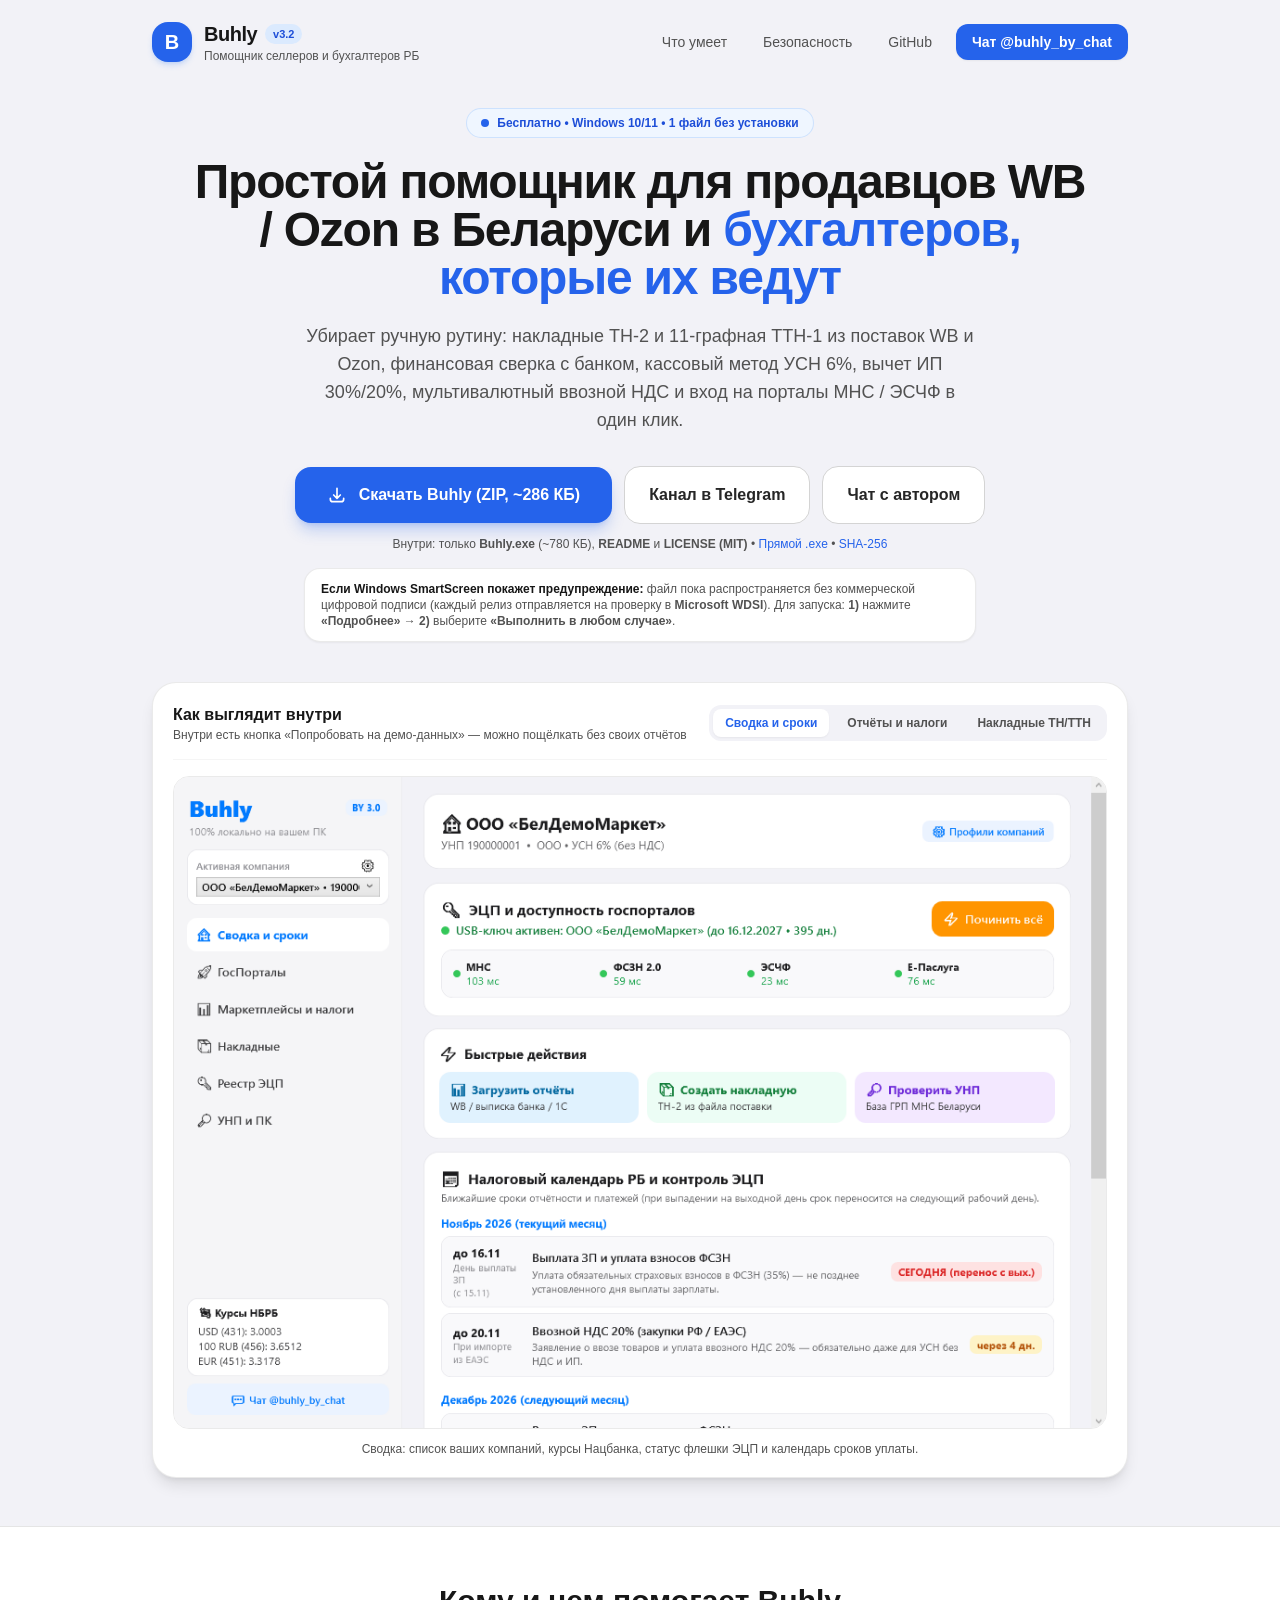
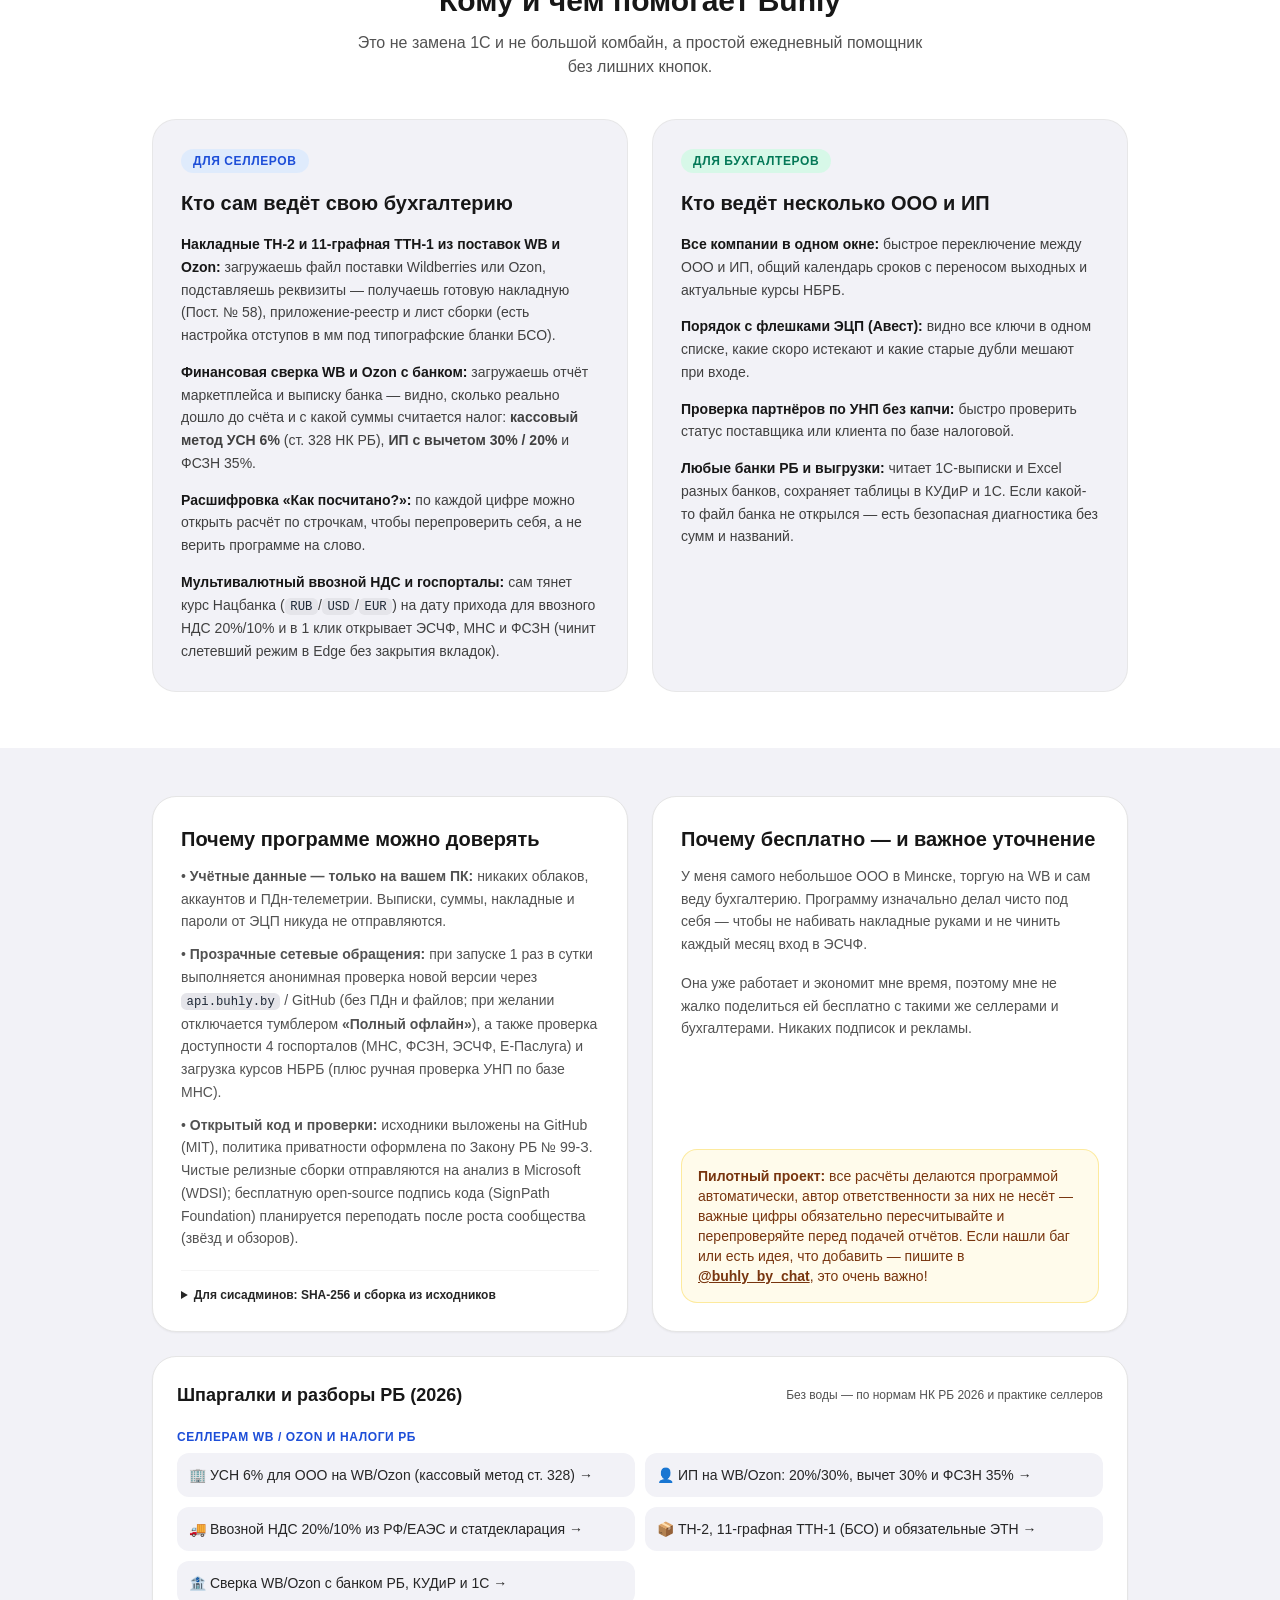
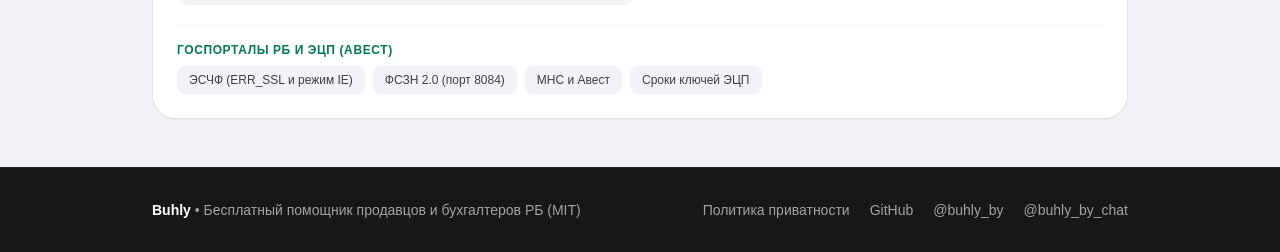
<file: index.html>
<!DOCTYPE html>
<html lang="ru">
<head>
  <meta charset="UTF-8">
  <meta name="viewport" content="width=device-width, initial-scale=1.0">
  <title>Buhly v3.2 — Бесплатный помощник продавцов WB/Ozon в Беларуси и бухгалтеров</title>
  <meta name="description" content="Простой локальный помощник для малого бизнеса РБ на WB и Ozon и бухгалтеров: накладные ТН-2 и 11-графная ТТН-1 из поставок WB и Ozon, финансовая сверка с банком, кассовый метод УСН 6%, вычет ИП 30%/20%, ввозной НДС и вход на порталы МНС/ЭСЧФ.">
  <meta name="keywords" content="buhly, wildberries беларусь налоги, ozon отчет рб, тн-2 ттн-1 генератор, vat.gov.by, nalog.gov.by, portal2.ssf.gov.by, кудир рб, ввозной ндс рф, эцп авест">
  <meta name="google-site-verification" content="WD-6rHtHfFlNpetvUoZ7PJtIo6KkqRYPiqFOh4MdhPQ">
  <meta name="yandex-verification" content="153895d755675f1a">
  <link rel="icon" href="favicon.ico">

  <!-- Open Graph -->
  <meta property="og:title" content="Buhly v3.2 — Бесплатный помощник продавцов WB/Ozon в Беларуси и бухгалтеров">
  <meta property="og:description" content="Накладные ТН-2 и 11-графная ТТН-1 из поставок WB и Ozon, сверка с банком, кассовый метод УСН 6%, вычет ИП 30%/20%, мультивалютный ввозной НДС и вход в МНС/ЭСЧФ в 1 клик.">
  <meta property="og:type" content="website">
  <meta property="og:url" content="https://buhly.by/">
  <meta property="og:image" content="https://buhly.by/screenshots/buhly_v3_overview.png">
  <meta property="og:locale" content="ru_RU">
  <meta name="twitter:card" content="summary_large_image">
  <meta name="twitter:title" content="Buhly v3.2 — Бесплатный помощник продавцов WB/Ozon в Беларуси и бухгалтеров">
  <meta name="twitter:description" content="Накладные ТН-2 и 11-графная ТТН-1 из поставок WB и Ozon, сверка с банком, кассовый метод УСН 6%, вычет ИП 30%/20%, мультивалютный ввозной НДС и вход в МНС/ЭСЧФ в 1 клик.">
  <meta name="twitter:image" content="https://buhly.by/screenshots/buhly_v3_overview.png">
  <link rel="canonical" href="https://buhly.by/">
  <link rel="stylesheet" href="styles.css">

  <!-- Schema.org -->
  <script type="application/ld+json">
  {
    "@context": "https://schema.org",
    "@graph": [
      {
        "@type": "SoftwareApplication",
        "name": "Buhly",
        "softwareVersion": "3.2.0.0",
        "operatingSystem": "Windows 10, Windows 11",
        "applicationCategory": "BusinessApplication",
        "license": "https://opensource.org/licenses/MIT",
        "offers": {
          "@type": "Offer",
          "price": "0",
          "priceCurrency": "BYN"
        },
        "description": "Бесплатный локальный помощник для продавцов WB/Ozon в Беларуси и бухгалтеров: накладные ТН-2 и 11-графная ТТН-1 из поставок WB и Ozon, сверка с банком, кассовый метод УСН 6%, вычет ИП 30%/20%, мультивалютный ввозной НДС и вход на госпорталы.",
        "downloadUrl": "https://github.com/narard/buhly-rb/releases/latest/download/Buhly.zip"
      },
      {
        "@type": "FAQPage",
        "mainEntity": [
          {
            "@type": "Question",
            "name": "Как исправить ошибку ERR_SSL_PROTOCOL_ERROR на vat.gov.by?",
            "acceptedAnswer": {
              "@type": "Answer",
              "text": "Buhly автоматически включает режим Internet Explorer для vat.gov.by в Microsoft Edge без закрытия открытых вкладок."
            }
          },
          {
            "@type": "Question",
            "name": "Почему служба NTClientSoftware выдает ошибку на порту 8084?",
            "acceptedAnswer": {
              "@type": "Answer",
              "text": "NTClient может зависать и удерживать порт 8084. Buhly проверяет порт и перезапускает службу в один клик."
            }
          }
        ]
      }
    ]
  }
  </script>
</head>
<body class="bg-[#F2F2F7] text-neutral-900 min-h-screen antialiased flex flex-col justify-between">

  <!-- Navigation -->
  <nav class="max-w-5xl mx-auto w-full px-6 py-5 flex items-center justify-between flex-wrap gap-3">
    <div class="flex items-center gap-3 min-w-0">
      <div class="w-10 h-10 shrink-0 rounded-2xl bg-blue-600 flex items-center justify-center text-white font-extrabold text-xl shadow-md shadow-blue-500/20">
        B
      </div>
      <div class="min-w-0">
        <div class="flex items-center gap-2">
          <span class="font-extrabold text-xl tracking-tight text-neutral-900">Buhly</span>
          <span class="text-[11px] font-bold bg-blue-100 text-blue-700 px-2 py-0.5 rounded-full">v3.2</span>
        </div>
        <span class="text-xs text-neutral-600 block font-medium">Помощник селлеров и бухгалтеров РБ</span>
      </div>
    </div>
    <div class="flex items-center flex-wrap gap-2 sm:gap-3">
      <a href="#features" class="hidden sm:inline-block text-sm font-medium text-neutral-600 hover:text-neutral-900 transition px-3 py-1.5 rounded-lg hover:bg-neutral-200/50">
        Что умеет
      </a>
      <a href="#safety" class="hidden md:inline-block text-sm font-medium text-neutral-600 hover:text-neutral-900 transition px-3 py-1.5 rounded-lg hover:bg-neutral-200/50">
        Безопасность
      </a>
      <a href="https://github.com/narard/buhly-rb" target="_blank" rel="noopener" data-goal="github_click" class="text-sm font-medium text-neutral-600 hover:text-neutral-900 transition px-3 py-1.5 rounded-lg hover:bg-neutral-200/50">
        GitHub
      </a>
      <a href="https://t.me/buhly_by_chat" target="_blank" rel="noopener" data-goal="tg_chat" class="text-sm font-semibold text-white bg-blue-600 hover:bg-blue-700 transition px-4 py-2 rounded-xl shadow-sm">
        Чат @buhly_by_chat
      </a>
    </div>
  </nav>

  <!-- Hero Section -->
  <main class="max-w-5xl mx-auto w-full px-6 pt-6 pb-12 text-center">

    <div class="inline-flex items-center gap-2 bg-blue-50 border border-blue-200/70 text-blue-700 text-xs font-semibold px-3.5 py-1.5 rounded-full mb-5">
      <span class="w-2 h-2 rounded-full bg-blue-600 shrink-0"></span>
      <span>Бесплатно • Windows 10/11 • 1 файл без установки</span>
    </div>

    <h1 class="text-3xl sm:text-4xl md:text-5xl font-extrabold tracking-tight text-neutral-900 max-w-4xl mx-auto leading-tight break-words">
      Простой помощник для продавцов WB / Ozon в Беларуси и <span class="text-blue-600">бухгалтеров, которые их ведут</span>
    </h1>

    <p class="text-base sm:text-lg text-neutral-600 max-w-2xl mx-auto mt-5 leading-relaxed">
      Убирает ручную рутину: накладные ТН-2 и 11-графная ТТН-1 из поставок WB и Ozon, финансовая сверка с банком, кассовый метод УСН 6%, вычет ИП 30%/20%, мультивалютный ввозной НДС и вход на порталы МНС / ЭСЧФ в один клик.
    </p>

    <!-- Download CTA -->
    <div class="mt-8 flex flex-col sm:flex-row items-center justify-center gap-3">
      <a href="https://github.com/narard/buhly-rb/releases/latest/download/Buhly.zip" data-goal="download_zip" class="w-full sm:w-auto px-8 py-4 bg-blue-600 hover:bg-blue-700 text-white font-bold rounded-2xl shadow-lg shadow-blue-600/25 transition transform hover:-translate-y-0.5 flex items-center justify-center gap-3">
        <svg class="w-5 h-5 shrink-0" width="20" height="20" aria-hidden="true" fill="none" stroke="currentColor" viewBox="0 0 24 24"><path stroke-linecap="round" stroke-linejoin="round" stroke-width="2" d="M4 16v1a3 3 0 003 3h10a3 3 0 003-3v-1m-4-4l-4 4m0 0l-4-4m4 4V4"></path></svg>
        <span>Скачать Buhly (ZIP, ~286 КБ)</span>
      </a>
      <a href="https://t.me/buhly_by" target="_blank" rel="noopener" data-goal="tg_channel" class="w-full sm:w-auto px-6 py-4 bg-white hover:bg-neutral-50 text-neutral-800 font-semibold rounded-2xl border border-neutral-300 transition flex items-center justify-center gap-2">
        <span>Канал в Telegram</span>
      </a>
      <a href="https://t.me/buhly_by_chat" target="_blank" rel="noopener" data-goal="tg_chat" class="w-full sm:w-auto px-6 py-4 bg-white hover:bg-neutral-50 text-neutral-800 font-semibold rounded-2xl border border-neutral-300 transition flex items-center justify-center gap-2">
        <span>Чат с автором</span>
      </a>
    </div>

    <p class="mt-3 text-xs text-neutral-600">
      Внутри: только <b>Buhly.exe</b> (~780 КБ), <b>README</b> и <b>LICENSE (MIT)</b> •
      <a href="https://github.com/narard/buhly-rb/releases/latest/download/Buhly.exe" data-goal="download_exe" class="text-blue-600 hover:underline">Прямой .exe</a> •
      <a href="https://buhly.by/Release/SHA256SUMS.txt" class="text-blue-600 hover:underline">SHA-256</a>
    </p>

    <div class="mt-4 max-w-2xl mx-auto rounded-2xl bg-white border border-neutral-200/80 px-4 py-3 text-xs text-neutral-600 text-left shadow-sm">
      <b class="text-neutral-900">Если Windows SmartScreen покажет предупреждение:</b>
      файл пока распространяется без коммерческой цифровой подписи (каждый релиз отправляется на проверку в <b>Microsoft WDSI</b>). Для запуска: <b>1)</b> нажмите <b>«Подробнее»</b> → <b>2)</b> выберите <b>«Выполнить в любом случае»</b>.
    </div>

    <!-- Screenshots Switcher -->
    <div class="mt-10 bg-white rounded-3xl p-4 sm:p-5 shadow-lg border border-neutral-200/80 text-left">
      <div class="flex flex-col sm:flex-row sm:items-center justify-between gap-3 pb-4 border-b border-neutral-100">
        <div>
          <span class="font-bold text-base text-neutral-900">Как выглядит внутри</span>
          <span class="block text-xs text-neutral-600">Внутри есть кнопка «Попробовать на демо-данных» — можно пощёлкать без своих отчётов</span>
        </div>
        <div class="flex flex-wrap gap-1.5 bg-[#F2F2F7] p-1 rounded-xl" id="shot-tabs" role="tablist" aria-label="Скриншоты интерфейса Buhly">
          <button type="button" onclick="showShot('overview')" id="tab-overview" role="tab" aria-selected="true" aria-controls="shot-panel" class="px-3 py-1.5 rounded-lg text-xs font-semibold bg-white text-blue-600 shadow-sm transition">Сводка и сроки</button>
          <button type="button" onclick="showShot('analytics')" id="tab-analytics" role="tab" aria-selected="false" aria-controls="shot-panel" class="px-3 py-1.5 rounded-lg text-xs font-semibold text-neutral-600 hover:text-neutral-900 transition">Отчёты и налоги</button>
          <button type="button" onclick="showShot('waybills')" id="tab-waybills" role="tab" aria-selected="false" aria-controls="shot-panel" class="px-3 py-1.5 rounded-lg text-xs font-semibold text-neutral-600 hover:text-neutral-900 transition">Накладные ТН/ТТН</button>
        </div>
      </div>

      <div class="mt-4" id="shot-panel" role="tabpanel" aria-labelledby="tab-overview">
        <img id="shot-img" src="screenshots/buhly_v3_overview.png" width="1005" height="702" alt="Интерфейс Buhly — Сводка, компании и сроки" class="w-full h-auto rounded-2xl border border-neutral-200/80">
        <p id="shot-caption" class="mt-3 text-xs text-neutral-600 text-center">
          Сводка: список ваших компаний, курсы Нацбанка, статус флешки ЭЦП и календарь сроков уплаты.
        </p>
      </div>
    </div>

  </main>

  <!-- Two Audience Columns -->
  <section id="features" class="bg-white py-14 border-t border-neutral-200">
    <div class="max-w-5xl mx-auto px-6">
      <h2 class="text-2xl sm:text-3xl font-extrabold text-center text-neutral-900 mb-3">
        Кому и чем помогает Buhly
      </h2>
      <p class="text-center text-neutral-600 max-w-xl mx-auto mb-10 text-sm sm:text-base">
        Это не замена 1С и не большой комбайн, а простой ежедневный помощник без лишних кнопок.
      </p>

      <div class="grid md:grid-cols-2 gap-6">
        <!-- Sellers -->
        <div class="p-6 sm:p-7 rounded-3xl bg-[#F2F2F7] border border-neutral-200/80">
          <div class="inline-flex items-center gap-2 text-xs font-bold uppercase tracking-wider text-blue-700 bg-blue-100/80 px-3 py-1 rounded-full mb-4">
            Для селлеров
          </div>
          <h3 class="font-extrabold text-xl text-neutral-900 mb-4">Кто сам ведёт свою бухгалтерию</h3>
          <ul class="space-y-3.5 text-sm text-neutral-700 leading-relaxed">
            <li>
              <b class="text-neutral-900">Накладные ТН-2 и 11-графная ТТН-1 из поставок WB и Ozon:</b> загружаешь файл поставки Wildberries или Ozon, подставляешь реквизиты — получаешь готовую накладную (Пост. № 58), приложение-реестр и лист сборки (есть настройка отступов в мм под типографские бланки БСО).
            </li>
            <li>
              <b class="text-neutral-900">Финансовая сверка WB и Ozon с банком:</b> загружаешь отчёт маркетплейса и выписку банка — видно, сколько реально дошло до счёта и с какой суммы считается налог: <b>кассовый метод УСН 6%</b> (ст. 328 НК РБ), <b>ИП с вычетом 30% / 20%</b> и ФСЗН 35%.
            </li>
            <li>
              <b class="text-neutral-900">Расшифровка «Как посчитано?»:</b> по каждой цифре можно открыть расчёт по строчкам, чтобы перепроверить себя, а не верить программе на слово.
            </li>
            <li>
              <b class="text-neutral-900">Мультивалютный ввозной НДС и госпорталы:</b> сам тянет курс Нацбанка (<code>RUB</code>/<code>USD</code>/<code>EUR</code>) на дату прихода для ввозного НДС 20%/10% и в 1 клик открывает ЭСЧФ, МНС и ФСЗН (чинит слетевший режим в Edge без закрытия вкладок).
            </li>
          </ul>
        </div>

        <!-- Accountants -->
        <div class="p-6 sm:p-7 rounded-3xl bg-[#F2F2F7] border border-neutral-200/80">
          <div class="inline-flex items-center gap-2 text-xs font-bold uppercase tracking-wider text-emerald-700 bg-emerald-100/80 px-3 py-1 rounded-full mb-4">
            Для бухгалтеров
          </div>
          <h3 class="font-extrabold text-xl text-neutral-900 mb-4">Кто ведёт несколько ООО и ИП</h3>
          <ul class="space-y-3.5 text-sm text-neutral-700 leading-relaxed">
            <li>
              <b class="text-neutral-900">Все компании в одном окне:</b> быстрое переключение между ООО и ИП, общий календарь сроков с переносом выходных и актуальные курсы НБРБ.
            </li>
            <li>
              <b class="text-neutral-900">Порядок с флешками ЭЦП (Авест):</b> видно все ключи в одном списке, какие скоро истекают и какие старые дубли мешают при входе.
            </li>
            <li>
              <b class="text-neutral-900">Проверка партнёров по УНП без капчи:</b> быстро проверить статус поставщика или клиента по базе налоговой.
            </li>
            <li>
              <b class="text-neutral-900">Любые банки РБ и выгрузки:</b> читает 1С-выписки и Excel разных банков, сохраняет таблицы в КУДиР и 1С. Если какой-то файл банка не открылся — есть безопасная диагностика без сумм и названий.
            </li>
          </ul>
        </div>
      </div>
    </div>
  </section>

  <!-- Safety & Free -->
  <section id="safety" class="max-w-5xl mx-auto px-6 py-12 w-full">
    <div class="grid md:grid-cols-2 gap-6">
      <!-- Why Safe -->
      <div class="bg-white rounded-3xl p-6 sm:p-7 border border-neutral-200 shadow-sm flex flex-col justify-between">
        <div>
          <h2 class="text-xl font-extrabold text-neutral-900 mb-3">Почему программе можно доверять</h2>
          <ul class="space-y-2.5 text-sm text-neutral-600 leading-relaxed">
            <li>• <b>Учётные данные — только на вашем ПК:</b> никаких облаков, аккаунтов и ПДн-телеметрии. Выписки, суммы, накладные и пароли от ЭЦП никуда не отправляются.</li>
            <li>• <b>Прозрачные сетевые обращения:</b> при запуске 1 раз в сутки выполняется анонимная проверка новой версии через <code>api.buhly.by</code> / GitHub (без ПДн и файлов; при желании отключается тумблером <b>«Полный офлайн»</b>), а также проверка доступности 4 госпорталов (МНС, ФСЗН, ЭСЧФ, Е-Паслуга) и загрузка курсов НБРБ (плюс ручная проверка УНП по базе МНС).</li>
            <li>• <b>Открытый код и проверки:</b> исходники выложены на GitHub (MIT), политика приватности оформлена по Закону РБ № 99-З. Чистые релизные сборки отправляются на анализ в Microsoft (WDSI); бесплатную open-source подпись кода (SignPath Foundation) планируется переподать после роста сообщества (звёзд и обзоров).</li>
          </ul>
        </div>

        <details class="mt-5 pt-4 border-t border-neutral-100 text-xs text-neutral-600">
          <summary class="cursor-pointer font-semibold text-neutral-800 hover:text-blue-600 transition">
            Для сисадминов: SHA-256 и сборка из исходников
          </summary>
          <div class="mt-3 space-y-2">
            <p>0 внешних библиотек — собирается штатным компилятором Windows (<code class="bg-neutral-100 px-1 rounded">build.bat</code>). Перед правкой <code class="bg-neutral-100 px-1 rounded">hosts</code> или Edge всегда создаётся <code class="bg-neutral-100 px-1 rounded">.bak</code>-бэкап.</p>
            <div class="flex items-center gap-2 bg-[#F2F2F7] rounded-xl px-3 py-2">
              <code id="sha-exe" class="text-[11px] font-mono text-neutral-800 break-all select-all min-w-0 flex-1 p-0">1D740E889E26F5E5DE1EEE55BAD535361ABA75D41154CF33C27292F29212BE06</code>
              <button type="button" onclick="copyHash()" id="copy-hash-btn" class="shrink-0 text-[11px] font-semibold bg-white text-blue-600 px-2.5 py-1 rounded-lg border border-neutral-200">Копировать</button>
            </div>
            <p class="text-[11px] text-neutral-600">
              Цифровая подпись: планируется повторная подача в <a href="https://signpath.org" target="_blank" rel="noopener" class="text-blue-600 hover:underline">SignPath Foundation</a> после набора публичных сигналов доверия (GitHub Stars, обзоры) или публикация через Microsoft Store (MSIX).
            </p>
          </div>
        </details>
      </div>

      <!-- Why Free & Pilot Notice -->
      <div class="bg-white rounded-3xl p-6 sm:p-7 border border-neutral-200 shadow-sm flex flex-col justify-between">
        <div>
          <h2 class="text-xl font-extrabold text-neutral-900 mb-3">Почему бесплатно — и важное уточнение</h2>
          <p class="text-sm text-neutral-600 leading-relaxed mb-4">
            У меня самого небольшое ООО в Минске, торгую на WB и сам веду бухгалтерию. Программу изначально делал чисто под себя — чтобы не набивать накладные руками и не чинить каждый месяц вход в ЭСЧФ.
          </p>
          <p class="text-sm text-neutral-600 leading-relaxed mb-5">
            Она уже работает и экономит мне время, поэтому мне не жалко поделиться ей бесплатно с такими же селлерами и бухгалтерами. Никаких подписок и рекламы.
          </p>
        </div>

        <div class="p-4 rounded-2xl bg-amber-50 border border-amber-200/80 text-xs sm:text-sm text-amber-900 leading-relaxed">
          <b>Пилотный проект:</b> все расчёты делаются программой автоматически, автор ответственности за них не несёт — важные цифры обязательно пересчитывайте и перепроверяйте перед подачей отчётов. Если нашли баг или есть идея, что добавить — пишите в <a href="https://t.me/buhly_by_chat" target="_blank" rel="noopener" class="font-semibold underline">@buhly_by_chat</a>, это очень важно!
        </div>
      </div>
    </div>

    <!-- Guides & Troubleshooting Strip (All 9 RB Articles) -->
    <div class="mt-6 bg-white rounded-3xl p-5 sm:p-6 border border-neutral-200 shadow-sm space-y-5">
      <div class="flex flex-col sm:flex-row sm:items-center justify-between gap-2">
        <h2 class="font-extrabold text-base sm:text-lg text-neutral-900">Шпаргалки и разборы РБ (2026)</h2>
        <span class="text-xs text-neutral-600">Без воды — по нормам НК РБ 2026 и практике селлеров</span>
      </div>

      <div>
        <div class="text-xs font-bold uppercase tracking-wider text-blue-700 mb-2">Селлерам WB / Ozon и налоги РБ</div>
        <div class="grid sm:grid-cols-2 gap-2.5 text-xs sm:text-sm">
          <a href="usn-wb-ozon-rb.html" class="p-3 rounded-xl bg-[#F2F2F7] hover:bg-blue-50 text-neutral-800 hover:text-blue-700 font-medium transition block">🏢 УСН 6% для ООО на WB/Ozon (кассовый метод ст. 328) →</a>
          <a href="ip-nalogi-fszn-2026-rb.html" class="p-3 rounded-xl bg-[#F2F2F7] hover:bg-blue-50 text-neutral-800 hover:text-blue-700 font-medium transition block">👤 ИП на WB/Ozon: 20%/30%, вычет 30% и ФСЗН 35% →</a>
          <a href="vvoznoi-nds-rf-rb.html" class="p-3 rounded-xl bg-[#F2F2F7] hover:bg-blue-50 text-neutral-800 hover:text-blue-700 font-medium transition block">🚚 Ввозной НДС 20%/10% из РФ/ЕАЭС и статдекларация →</a>
          <a href="tn2-bso-etn-wb-rb.html" class="p-3 rounded-xl bg-[#F2F2F7] hover:bg-blue-50 text-neutral-800 hover:text-blue-700 font-medium transition block">📦 ТН-2, 11-графная ТТН-1 (БСО) и обязательные ЭТН →</a>
          <a href="sverka-wb-bank-rb.html" class="p-3 rounded-xl bg-[#F2F2F7] hover:bg-blue-50 text-neutral-800 hover:text-blue-700 font-medium transition block">🏦 Сверка WB/Ozon с банком РБ, КУДиР и 1С →</a>
        </div>
      </div>

      <div class="pt-4 border-t border-neutral-100">
        <div class="text-xs font-bold uppercase tracking-wider text-emerald-700 mb-2">Госпорталы РБ и ЭЦП (Авест)</div>
        <div class="flex flex-wrap gap-2 text-xs">
          <a href="vat-err-ssl.html" class="px-3 py-1.5 rounded-lg bg-[#F2F2F7] hover:bg-blue-50 text-neutral-700 hover:text-blue-700 font-medium transition">ЭСЧФ (ERR_SSL и режим IE)</a>
          <a href="fszn-8084.html" class="px-3 py-1.5 rounded-lg bg-[#F2F2F7] hover:bg-blue-50 text-neutral-700 hover:text-blue-700 font-medium transition">ФСЗН 2.0 (порт 8084)</a>
          <a href="mns-nalog-avest.html" class="px-3 py-1.5 rounded-lg bg-[#F2F2F7] hover:bg-blue-50 text-neutral-700 hover:text-blue-700 font-medium transition">МНС и Авест</a>
          <a href="avest-srok-ecp.html" class="px-3 py-1.5 rounded-lg bg-[#F2F2F7] hover:bg-blue-50 text-neutral-700 hover:text-blue-700 font-medium transition">Сроки ключей ЭЦП</a>
        </div>
      </div>
    </div>
  </section>

  <!-- Footer -->
  <footer class="bg-neutral-900 text-neutral-400 py-8 border-t border-neutral-800 text-sm">
    <div class="max-w-5xl mx-auto px-6 flex flex-col sm:flex-row items-center justify-between gap-4">
      <div>
        <span class="text-white font-bold">Buhly</span> • Бесплатный помощник продавцов и бухгалтеров РБ (MIT)
      </div>
      <div class="flex items-center flex-wrap gap-5">
        <a href="privacy.html" class="hover:text-white transition">Политика приватности</a>
        <a href="https://github.com/narard/buhly-rb" target="_blank" rel="noopener" data-goal="github_click" class="hover:text-white transition">GitHub</a>
        <a href="https://t.me/buhly_by" target="_blank" rel="noopener" data-goal="tg_channel" class="hover:text-white transition">@buhly_by</a>
        <a href="https://t.me/buhly_by_chat" target="_blank" rel="noopener" data-goal="tg_chat" class="hover:text-white transition">@buhly_by_chat</a>
      </div>
    </div>
  </footer>

  <script>
    var shots = {
      overview: {
        src: 'screenshots/buhly_v3_overview.png',
        alt: 'Buhly — Сводка, компании и календарь сроков',
        caption: 'Сводка: список ваших компаний, курсы Нацбанка, статус флешки ЭЦП и календарь сроков уплаты.'
      },
      analytics: {
        src: 'screenshots/buhly_v3_analytics.png',
        alt: 'Buhly — Отчёты WB/Ozon, банк и расчёт налога',
        caption: 'Отчёты и налоги: сверка WB/Ozon с банком, кассовый метод УСН 6%, вычет ИП 30%/20%, мультивалютный ввозной НДС и расшифровка «Как посчитано?».'
      },
      waybills: {
        src: 'screenshots/buhly_v3_waybills.png',
        alt: 'Buhly — Генератор накладных ТН-2 и 11-графной ТТН-1',
        caption: 'Накладные: загружаешь поставку WB или Ozon, проверяешь цены — и готовая ТН-2 / 11-графная ТТН-1 под бланк БСО.'
      }
    };

    var shotKeys = ['overview', 'analytics', 'waybills'];

    function showShot(key) {
      var item = shots[key];
      if (!item) return;
      document.getElementById('shot-img').src = item.src;
      document.getElementById('shot-img').alt = item.alt;
      document.getElementById('shot-caption').textContent = item.caption;
      var panel = document.getElementById('shot-panel');
      if (panel) panel.setAttribute('aria-labelledby', 'tab-' + key);
      shotKeys.forEach(function (id) {
        var btn = document.getElementById('tab-' + id);
        if (!btn) return;
        if (id === key) {
          btn.className = 'px-3 py-1.5 rounded-lg text-xs font-semibold bg-white text-blue-600 shadow-sm transition';
          btn.setAttribute('aria-selected', 'true');
        } else {
          btn.className = 'px-3 py-1.5 rounded-lg text-xs font-semibold text-neutral-600 hover:text-neutral-900 transition';
          btn.setAttribute('aria-selected', 'false');
        }
      });
    }

    (function () {
      var tablist = document.getElementById('shot-tabs');
      if (!tablist) return;
      tablist.addEventListener('keydown', function (e) {
        var active = document.activeElement;
        if (!active || !active.id || active.id.indexOf('tab-') !== 0) return;
        var currentKey = active.id.replace('tab-', '');
        var idx = shotKeys.indexOf(currentKey);
        if (idx === -1) return;
        var nextIdx = idx;
        if (e.key === 'ArrowRight') nextIdx = (idx + 1) % shotKeys.length;
        else if (e.key === 'ArrowLeft') nextIdx = (idx - 1 + shotKeys.length) % shotKeys.length;
        else if (e.key === 'Home') nextIdx = 0;
        else if (e.key === 'End') nextIdx = shotKeys.length - 1;
        else return;
        e.preventDefault();
        var nextKey = shotKeys[nextIdx];
        showShot(nextKey);
        var nextBtn = document.getElementById('tab-' + nextKey);
        if (nextBtn) nextBtn.focus();
      });
    })();

    function markHashCopied() {
      var b = document.getElementById('copy-hash-btn');
      if (!b) return;
      b.textContent = 'Скопировано ✓';
      setTimeout(function () { b.textContent = 'Копировать'; }, 2000);
    }

    function fallbackCopyText(text) {
      var ok = false;
      try {
        var ta = document.createElement('textarea');
        ta.value = text;
        ta.setAttribute('readonly', '');
        ta.style.position = 'fixed';
        ta.style.left = '-9999px';
        document.body.appendChild(ta);
        ta.select();
        ok = document.execCommand('copy');
        document.body.removeChild(ta);
      } catch (e) {
        ok = false;
      }
      if (!ok) {
        try {
          var el = document.getElementById('sha-exe');
          var range = document.createRange();
          range.selectNodeContents(el);
          var sel = window.getSelection();
          sel.removeAllRanges();
          sel.addRange(range);
        } catch (e) {}
      }
      if (ok) markHashCopied();
    }

    function copyHash() {
      var el = document.getElementById('sha-exe');
      if (!el) return;
      var text = el.textContent.trim();
      if (navigator.clipboard && navigator.clipboard.writeText) {
        navigator.clipboard.writeText(text).then(markHashCopied, function () {
          fallbackCopyText(text);
        });
      } else {
        fallbackCopyText(text);
      }
    }

    /* Cookie-free Click & UTM Helper (0% cookies, 0% localStorage, Закон РБ № 99-З) */
    (function () {
      var utmKeys = ['utm_source', 'utm_medium', 'utm_campaign', 'utm_content', 'utm_term'];
      var params = new URLSearchParams(window.location.search || '');
      var activeUtm = {};
      var hasUtm = false;
      utmKeys.forEach(function (k) {
        var v = params.get(k);
        if (v) { activeUtm[k] = v; hasUtm = true; }
      });

      window.buhlyEvents = window.buhlyEvents || [];
      window.buhlyTrack = function (goal, url) {
        var payload = { goal: goal, url: url || '', path: window.location.pathname, utm: activeUtm, ts: Date.now() };
        window.buhlyEvents.push(payload);
        try {
          window.dispatchEvent(new CustomEvent('buhly:goal', { detail: payload }));
        } catch (e) {}
        if (goal === 'download_zip' || goal === 'download_exe') {
          var pingUrl = 'https://api.buhly.by/api/download/' + (goal === 'download_exe' ? 'exe' : 'zip') + '?ping=1';
          try {
            if (window.fetch) {
              window.fetch(pingUrl, { method: 'GET', mode: 'no-cors', keepalive: true }).catch(function () {});
              return;
            }
            if (navigator.sendBeacon) {
              navigator.sendBeacon(pingUrl);
            }
          } catch (e) {}
        }
      };

      var links = document.querySelectorAll('a[href]');
      for (var i = 0; i < links.length; i++) {
        (function (a) {
          var href = a.getAttribute('href') || '';
          var goal = a.getAttribute('data-goal');
          if (!goal) {
            if (href.indexOf('releases/latest/download/Buhly.zip') !== -1 || href.indexOf('Buhly.zip') !== -1) {
              goal = 'download_zip';
            } else if (href.indexOf('releases/latest/download/Buhly.exe') !== -1 || href.indexOf('Buhly.exe') !== -1) {
              goal = 'download_exe';
            } else if (href.indexOf('t.me/buhly_by_chat') !== -1) {
              goal = 'tg_chat';
            } else if (href.indexOf('t.me/buhly_by') !== -1) {
              goal = 'tg_channel';
            } else if (href.indexOf('github.com/narard/buhly-rb') !== -1) {
              goal = 'github_click';
            }
            if (goal) a.setAttribute('data-goal', goal);
          }

          if (hasUtm && href && href.charAt(0) !== '#' && href.indexOf('mailto:') !== 0) {
            var isInternal = href.indexOf('http') !== 0 || href.indexOf('https://buhly.by/') === 0;
            var isGithubPage = href.indexOf('https://github.com/narard/buhly-rb') === 0 && href.indexOf('.zip') === -1 && href.indexOf('.exe') === -1;
            if (isInternal || isGithubPage) {
              try {
                var base = window.location.protocol.indexOf('http') === 0 ? window.location.href : 'https://buhly.by/';
                var u = new URL(href, base);
                utmKeys.forEach(function (k) {
                  if (activeUtm[k] && !u.searchParams.has(k)) u.searchParams.set(k, activeUtm[k]);
                });
                if (href.indexOf('http') !== 0) {
                  a.setAttribute('href', href.split('?')[0].split('#')[0] + u.search + u.hash);
                } else {
                  a.setAttribute('href', u.toString());
                }
              } catch (e) {}
            }
          }

          if (goal) {
            a.addEventListener('click', function () {
              window.buhlyTrack(goal, a.href);
            });
          }
        })(links[i]);
      }
    })();
  </script>
  <!-- Cloudflare Web Analytics --><script type="module" src="https://static.cloudflareinsights.com/beacon.min.js" data-cf-beacon='{"token": "41c6c66b6e064606a506e2577db47e59"}'></script><!-- End Cloudflare Web Analytics -->
</body>
</html>
</file>
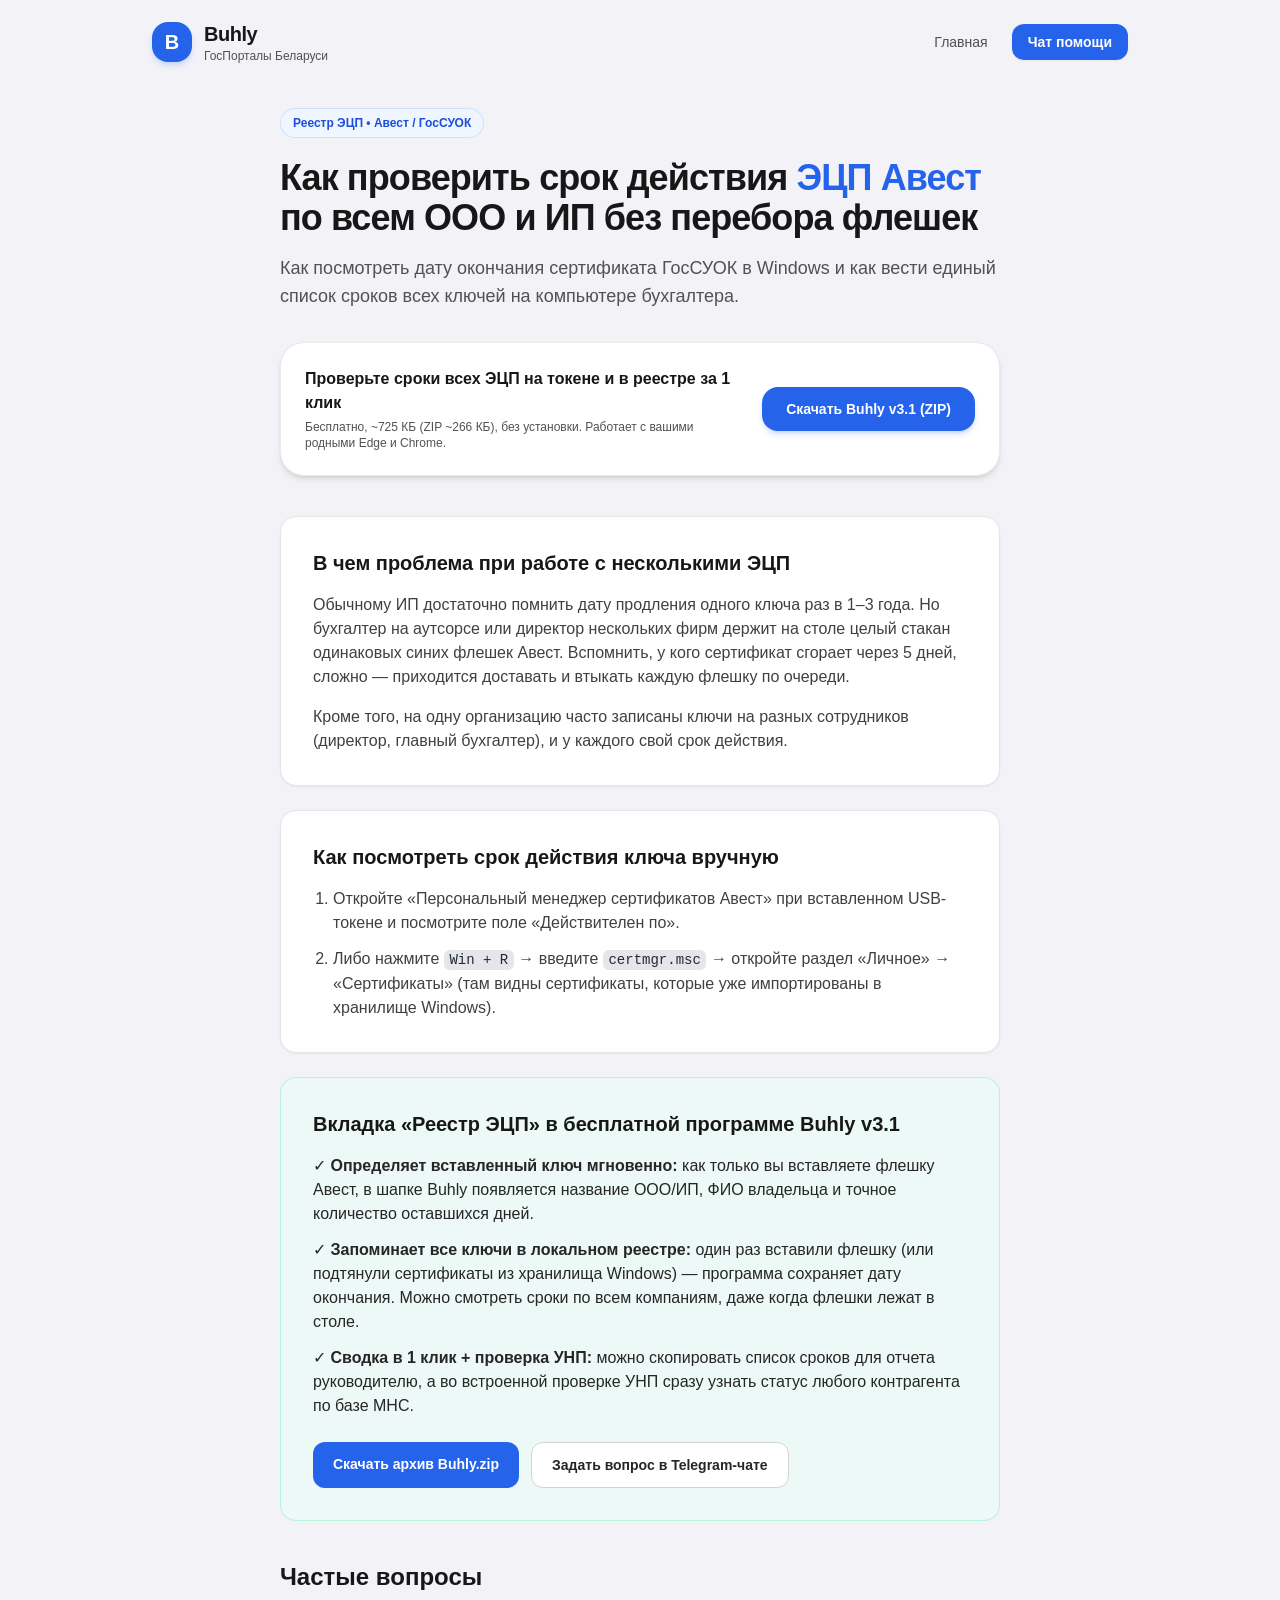
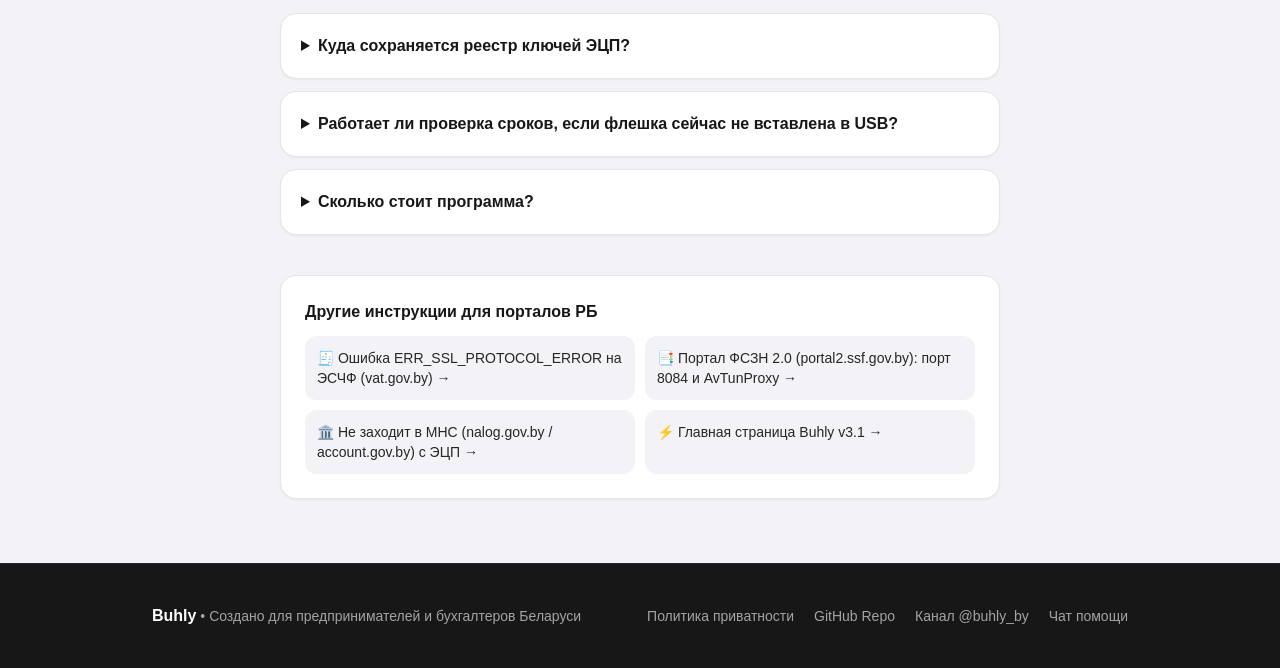
<file: avest-srok-ecp.html>
<!DOCTYPE html>
<html lang="ru">
<head>
  <meta charset="UTF-8">
  <meta name="viewport" content="width=device-width, initial-scale=1.0">
  <title>Как проверить срок действия ЭЦП Авест (ГосСУОК) для ИП и ООО в Беларуси | Buhly</title>
  <meta name="description" content="Как узнать, когда заканчивается электронная подпись ЭЦП Авест, не перебирая десятки USB-флешек по очереди. Бесплатный реестр ЭЦП для бухгалтеров и ИП.">
  <meta name="keywords" content="как проверить срок действия эцп авест, когда заканчивается эцп госсуок, реестр эцп беларусь, проверить сертификат авест windows, сколько дней осталось эцп">
  <link rel="canonical" href="https://buhly.by/avest-srok-ecp.html">
  <link rel="icon" href="favicon.ico">

  <!-- Open Graph -->
  <meta property="og:title" content="Как проверить срок действия ЭЦП Авест (ГосСУОК) для ИП и ООО в Беларуси | Buhly">
  <meta property="og:description" content="Как узнать, когда заканчивается электронная подпись ЭЦП Авест, не перебирая десятки USB-флешек по очереди. Бесплатный реестр ЭЦП для бухгалтеров и ИП.">
  <meta property="og:type" content="article">
  <meta property="og:url" content="https://buhly.by/avest-srok-ecp.html">
  <meta property="og:image" content="https://buhly.by/screenshots/buhly_v3_overview.png">
  <meta property="og:locale" content="ru_RU">
  <meta name="twitter:card" content="summary_large_image">
  <meta name="twitter:title" content="Как проверить срок действия ЭЦП Авест (ГосСУОК) для ИП и ООО в Беларуси | Buhly">
  <meta name="twitter:description" content="Как узнать, когда заканчивается электронная подпись ЭЦП Авест, не перебирая десятки USB-флешек по очереди. Бесплатный реестр ЭЦП для бухгалтеров и ИП.">
  <meta name="twitter:image" content="https://buhly.by/screenshots/buhly_v3_overview.png">
  <link rel="stylesheet" href="styles.css">

  <script type="application/ld+json">
{
  "@context": "https://schema.org",
  "@type": "FAQPage",
  "mainEntity": [
    {
      "@type": "Question",
      "name": "Куда сохраняется реестр ключей ЭЦП?",
      "acceptedAnswer": {
        "@type": "Answer",
        "text": "Только локально на ваш компьютер. Buhly не передает данные сертификатов, УНП и списки организаций на сторонние серверы."
      }
    },
    {
      "@type": "Question",
      "name": "Работает ли проверка сроков, если флешка сейчас не вставлена в USB?",
      "acceptedAnswer": {
        "@type": "Answer",
        "text": "Да. Если вы уже вставляли флешку при запущенном Buhly или нажали подтянуть сертификаты из хранилища Windows, срок действия сохраняется в таблице реестра."
      }
    },
    {
      "@type": "Question",
      "name": "Сколько стоит программа?",
      "acceptedAnswer": {
        "@type": "Answer",
        "text": "Программа полностью бесплатна для ИП, ООО и бухгалтеров Беларуси. Скачать можно напрямую с сайта buhly.by без регистрации и Telegram."
      }
    }
  ]
}
  </script>
</head>
<body class="bg-[#F2F2F7] text-neutral-900 min-h-screen antialiased flex flex-col justify-between">

  <!-- Navigation -->
  <nav class="max-w-5xl mx-auto w-full px-6 py-5 flex items-center justify-between flex-wrap gap-3">
    <a href="https://buhly.by/" class="flex items-center gap-3 min-w-0">
      <div class="w-10 h-10 shrink-0 rounded-2xl bg-blue-600 flex items-center justify-center text-white font-extrabold text-xl shadow-md shadow-blue-500/20">
        B
      </div>
      <div class="min-w-0">
        <span class="font-extrabold text-xl tracking-tight text-neutral-900">Buhly</span>
        <span class="text-xs text-neutral-600 block font-medium">ГосПорталы Беларуси</span>
      </div>
    </a>
    <div class="flex items-center flex-wrap gap-2 sm:gap-3">
      <a href="https://buhly.by/" class="text-sm font-medium text-neutral-600 hover:text-neutral-900 transition px-3 py-1.5 rounded-lg hover:bg-neutral-200/50">
        Главная
      </a>
      <a href="https://t.me/buhly_by_chat" target="_blank" rel="noopener" data-goal="tg_chat" class="text-sm font-semibold text-white bg-blue-600 hover:bg-blue-700 transition px-4 py-2 rounded-xl shadow-sm">
        Чат помощи
      </a>
    </div>
  </nav>

  <!-- Article Main -->
  <main class="max-w-3xl mx-auto w-full px-6 pt-6 pb-16">
    <div class="inline-flex items-center gap-2 bg-blue-50 border border-blue-200/70 text-blue-700 text-xs font-semibold px-3 py-1.5 rounded-full mb-5">
      <span>Реестр ЭЦП • Авест / ГосСУОК</span>
    </div>

    <h1 class="text-3xl md:text-4xl font-extrabold tracking-tight text-neutral-900 leading-tight break-words">
      Как проверить срок действия <span class="text-blue-600">ЭЦП Авест</span> по всем ООО и ИП без перебора флешек
    </h1>

    <p class="text-base md:text-lg text-neutral-600 mt-4 leading-relaxed">
      Как посмотреть дату окончания сертификата ГосСУОК в Windows и как вести единый список сроков всех ключей на компьютере бухгалтера.
    </p>

    <!-- Download CTA Banner -->
    <div class="mt-8 bg-white rounded-3xl p-6 shadow-md border border-neutral-200/80 flex flex-col sm:flex-row items-start sm:items-center justify-between gap-4">
      <div>
        <div class="font-bold text-neutral-900 text-base">Проверьте сроки всех ЭЦП на токене и в реестре за 1 клик</div>
        <div class="text-xs text-neutral-600 mt-1">Бесплатно, ~725 КБ (ZIP ~266 КБ), без установки. Работает с вашими родными Edge и Chrome.</div>
      </div>
      <a href="https://github.com/narard/buhly-rb/releases/latest/download/Buhly.zip" data-goal="download_zip" class="w-full sm:w-auto shrink-0 px-6 py-3 bg-blue-600 hover:bg-blue-700 text-white font-bold text-sm rounded-2xl shadow-md shadow-blue-600/20 transition text-center">
        Скачать Buhly v3.1 (ZIP)
      </a>
    </div>

    <!-- Why Section -->
    <section class="mt-10 bg-white rounded-2xl p-6 md:p-8 border border-neutral-200 shadow-sm space-y-4">
      <h2 class="text-xl font-extrabold text-neutral-900">В чем проблема при работе с несколькими ЭЦП</h2>
      <p class="text-sm md:text-base text-neutral-700 leading-relaxed">Обычному ИП достаточно помнить дату продления одного ключа раз в 1–3 года. Но бухгалтер на аутсорсе или директор нескольких фирм держит на столе целый стакан одинаковых синих флешек Авест. Вспомнить, у кого сертификат сгорает через 5 дней, сложно — приходится доставать и втыкать каждую флешку по очереди.</p>
      <p class="text-sm md:text-base text-neutral-700 leading-relaxed">Кроме того, на одну организацию часто записаны ключи на разных сотрудников (директор, главный бухгалтер), и у каждого свой срок действия.</p>
    </section>

    <!-- Manual Steps -->
    <section class="mt-6 bg-white rounded-2xl p-6 md:p-8 border border-neutral-200 shadow-sm">
      <h2 class="text-xl font-extrabold text-neutral-900 mb-4">Как посмотреть срок действия ключа вручную</h2>
      <ol class="list-decimal pl-5 space-y-3 text-sm md:text-base text-neutral-700 leading-relaxed">
        <li>Откройте «Персональный менеджер сертификатов Авест» при вставленном USB-токене и посмотрите поле «Действителен по».</li>
        <li>Либо нажмите <code>Win + R</code> → введите <code>certmgr.msc</code> → откройте раздел «Личное» → «Сертификаты» (там видны сертификаты, которые уже импортированы в хранилище Windows).</li>
      </ol>
    </section>

    <!-- Auto Solution -->
    <section class="mt-6 bg-emerald-50/70 rounded-2xl p-6 md:p-8 border border-emerald-200/80">
      <h2 class="text-xl font-extrabold text-neutral-900 mb-4">Вкладка «Реестр ЭЦП» в бесплатной программе Buhly v3.1</h2>
      <ul class="space-y-3 text-sm md:text-base text-neutral-800 leading-relaxed">
        <li>✓ <b>Определяет вставленный ключ мгновенно:</b> как только вы вставляете флешку Авест, в шапке Buhly появляется название ООО/ИП, ФИО владельца и точное количество оставшихся дней.</li>
        <li>✓ <b>Запоминает все ключи в локальном реестре:</b> один раз вставили флешку (или подтянули сертификаты из хранилища Windows) — программа сохраняет дату окончания. Можно смотреть сроки по всем компаниям, даже когда флешки лежат в столе.</li>
        <li>✓ <b>Сводка в 1 клик + проверка УНП:</b> можно скопировать список сроков для отчета руководителю, а во встроенной проверке УНП сразу узнать статус любого контрагента по базе МНС.</li>
      </ul>
      <div class="mt-6 flex flex-wrap gap-3">
        <a href="https://github.com/narard/buhly-rb/releases/latest/download/Buhly.zip" data-goal="download_zip" class="px-5 py-3 bg-blue-600 hover:bg-blue-700 text-white font-bold text-sm rounded-xl transition">
          Скачать архив Buhly.zip
        </a>
        <a href="https://t.me/buhly_by_chat" target="_blank" rel="noopener" data-goal="tg_chat" class="px-5 py-3 bg-white hover:bg-neutral-50 text-neutral-800 font-semibold text-sm rounded-xl border border-neutral-300 transition">
          Задать вопрос в Telegram-чате
        </a>
      </div>
    </section>

    <!-- FAQ -->
    <section class="mt-10">
      <h2 class="text-2xl font-extrabold text-neutral-900 mb-5">Частые вопросы</h2>
      <div class="space-y-3">
        <details class="bg-white p-5 rounded-2xl border border-neutral-200 shadow-sm cursor-pointer">
          <summary class="font-bold text-neutral-900 text-base">Куда сохраняется реестр ключей ЭЦП?</summary>
          <p class="text-sm text-neutral-600 mt-3 leading-relaxed">Только локально на ваш компьютер. Buhly не передает данные сертификатов, УНП и списки организаций на сторонние серверы.</p>
        </details>
        <details class="bg-white p-5 rounded-2xl border border-neutral-200 shadow-sm cursor-pointer">
          <summary class="font-bold text-neutral-900 text-base">Работает ли проверка сроков, если флешка сейчас не вставлена в USB?</summary>
          <p class="text-sm text-neutral-600 mt-3 leading-relaxed">Да. Если вы уже вставляли флешку при запущенном Buhly или нажали подтянуть сертификаты из хранилища Windows, срок действия сохраняется в таблице реестра.</p>
        </details>
        <details class="bg-white p-5 rounded-2xl border border-neutral-200 shadow-sm cursor-pointer">
          <summary class="font-bold text-neutral-900 text-base">Сколько стоит программа?</summary>
          <p class="text-sm text-neutral-600 mt-3 leading-relaxed">Программа полностью бесплатна для ИП, ООО и бухгалтеров Беларуси. Скачать можно напрямую с сайта buhly.by без регистрации и Telegram.</p>
        </details>
      </div>
    </section>

    <!-- Other Guides -->
    <section class="mt-10 bg-white p-6 rounded-2xl border border-neutral-200 shadow-sm">
      <h2 class="font-bold text-base text-neutral-900 mb-3">Другие инструкции для порталов РБ</h2>
      <div class="grid sm:grid-cols-2 gap-2.5 text-sm">
        <a href="vat-err-ssl.html" class="p-3 rounded-xl bg-[#F2F2F7] hover:bg-blue-50 text-neutral-800 hover:text-blue-700 font-medium transition block">🧾 Ошибка ERR_SSL_PROTOCOL_ERROR на ЭСЧФ (vat.gov.by) →</a>
        <a href="fszn-8084.html" class="p-3 rounded-xl bg-[#F2F2F7] hover:bg-blue-50 text-neutral-800 hover:text-blue-700 font-medium transition block">📑 Портал ФСЗН 2.0 (portal2.ssf.gov.by): порт 8084 и AvTunProxy →</a>
        <a href="mns-nalog-avest.html" class="p-3 rounded-xl bg-[#F2F2F7] hover:bg-blue-50 text-neutral-800 hover:text-blue-700 font-medium transition block">🏛️ Не заходит в МНС (nalog.gov.by / account.gov.by) с ЭЦП →</a>
        <a href="https://buhly.by/" class="p-3 rounded-xl bg-[#F2F2F7] hover:bg-blue-50 text-neutral-800 hover:text-blue-700 font-medium transition block">⚡ Главная страница Buhly v3.1 →</a>
      </div>
    </section>
  </main>

  <!-- Footer -->
  <footer class="bg-neutral-900 text-neutral-400 py-10 border-t border-neutral-800 text-sm">
    <div class="max-w-5xl mx-auto px-6 flex flex-col sm:flex-row items-center justify-between gap-4">
      <div>
        <a href="https://buhly.by/" class="text-white font-bold text-base hover:underline">Buhly</a> • Создано для предпринимателей и бухгалтеров Беларуси
      </div>
      <div class="flex items-center flex-wrap gap-5">
        <a href="privacy.html" class="hover:text-white transition">Политика приватности</a>
        <a href="https://github.com/narard/buhly-rb" target="_blank" rel="noopener" data-goal="github_click" class="hover:text-white transition">GitHub Repo</a>
        <a href="https://t.me/buhly_by" target="_blank" rel="noopener" data-goal="tg_channel" class="hover:text-white transition">Канал @buhly_by</a>
        <a href="https://t.me/buhly_by_chat" target="_blank" rel="noopener" data-goal="tg_chat" class="hover:text-white transition">Чат помощи</a>
      </div>
    </div>
  </footer>

  <!-- Cookie-free Click & UTM Helper (0% cookies, 0% localStorage, Закон РБ № 99-З) -->
  <script>
    (function () {
      var utmKeys = ['utm_source', 'utm_medium', 'utm_campaign', 'utm_content', 'utm_term'];
      var params = new URLSearchParams(window.location.search || '');
      var activeUtm = {};
      var hasUtm = false;
      utmKeys.forEach(function (k) {
        var v = params.get(k);
        if (v) { activeUtm[k] = v; hasUtm = true; }
      });

      window.buhlyEvents = window.buhlyEvents || [];
      window.buhlyTrack = function (goal, url) {
        var payload = { goal: goal, url: url || '', path: window.location.pathname, utm: activeUtm, ts: Date.now() };
        window.buhlyEvents.push(payload);
        try {
          window.dispatchEvent(new CustomEvent('buhly:goal', { detail: payload }));
        } catch (e) {}
        if (goal === 'download_zip' || goal === 'download_exe') {
          var pingUrl = 'https://api.buhly.by/api/download/' + (goal === 'download_exe' ? 'exe' : 'zip') + '?ping=1';
          try {
            if (window.fetch) {
              window.fetch(pingUrl, { method: 'GET', mode: 'no-cors', keepalive: true }).catch(function () {});
              return;
            }
            if (navigator.sendBeacon) {
              navigator.sendBeacon(pingUrl);
            }
          } catch (e) {}
        }
      };

      var links = document.querySelectorAll('a[href]');
      for (var i = 0; i < links.length; i++) {
        (function (a) {
          var href = a.getAttribute('href') || '';
          var goal = a.getAttribute('data-goal');
          if (!goal) {
            if (href.indexOf('releases/latest/download/Buhly.zip') !== -1 || href.indexOf('Buhly.zip') !== -1) {
              goal = 'download_zip';
            } else if (href.indexOf('releases/latest/download/Buhly.exe') !== -1 || href.indexOf('Buhly.exe') !== -1) {
              goal = 'download_exe';
            } else if (href.indexOf('t.me/buhly_by_chat') !== -1) {
              goal = 'tg_chat';
            } else if (href.indexOf('t.me/buhly_by') !== -1) {
              goal = 'tg_channel';
            } else if (href.indexOf('github.com/narard/buhly-rb') !== -1) {
              goal = 'github_click';
            }
            if (goal) a.setAttribute('data-goal', goal);
          }

          if (hasUtm && href && href.charAt(0) !== '#' && href.indexOf('mailto:') !== 0) {
            var isInternal = href.indexOf('http') !== 0 || href.indexOf('https://buhly.by/') === 0;
            var isGithubPage = href.indexOf('https://github.com/narard/buhly-rb') === 0 && href.indexOf('.zip') === -1 && href.indexOf('.exe') === -1;
            if (isInternal || isGithubPage) {
              try {
                var base = window.location.protocol.indexOf('http') === 0 ? window.location.href : 'https://buhly.by/';
                var u = new URL(href, base);
                utmKeys.forEach(function (k) {
                  if (activeUtm[k] && !u.searchParams.has(k)) u.searchParams.set(k, activeUtm[k]);
                });
                if (href.indexOf('http') !== 0) {
                  a.setAttribute('href', href.split('?')[0].split('#')[0] + u.search + u.hash);
                } else {
                  a.setAttribute('href', u.toString());
                }
              } catch (e) {}
            }
          }

          if (goal) {
            a.addEventListener('click', function () {
              window.buhlyTrack(goal, a.href);
            });
          }
        })(links[i]);
      }
    })();
  </script>
  <!-- Cloudflare Web Analytics --><script type="module" src="https://static.cloudflareinsights.com/beacon.min.js" data-cf-beacon='{"token": "41c6c66b6e064606a506e2577db47e59"}'></script><!-- End Cloudflare Web Analytics -->
</body>
</html>
</file>
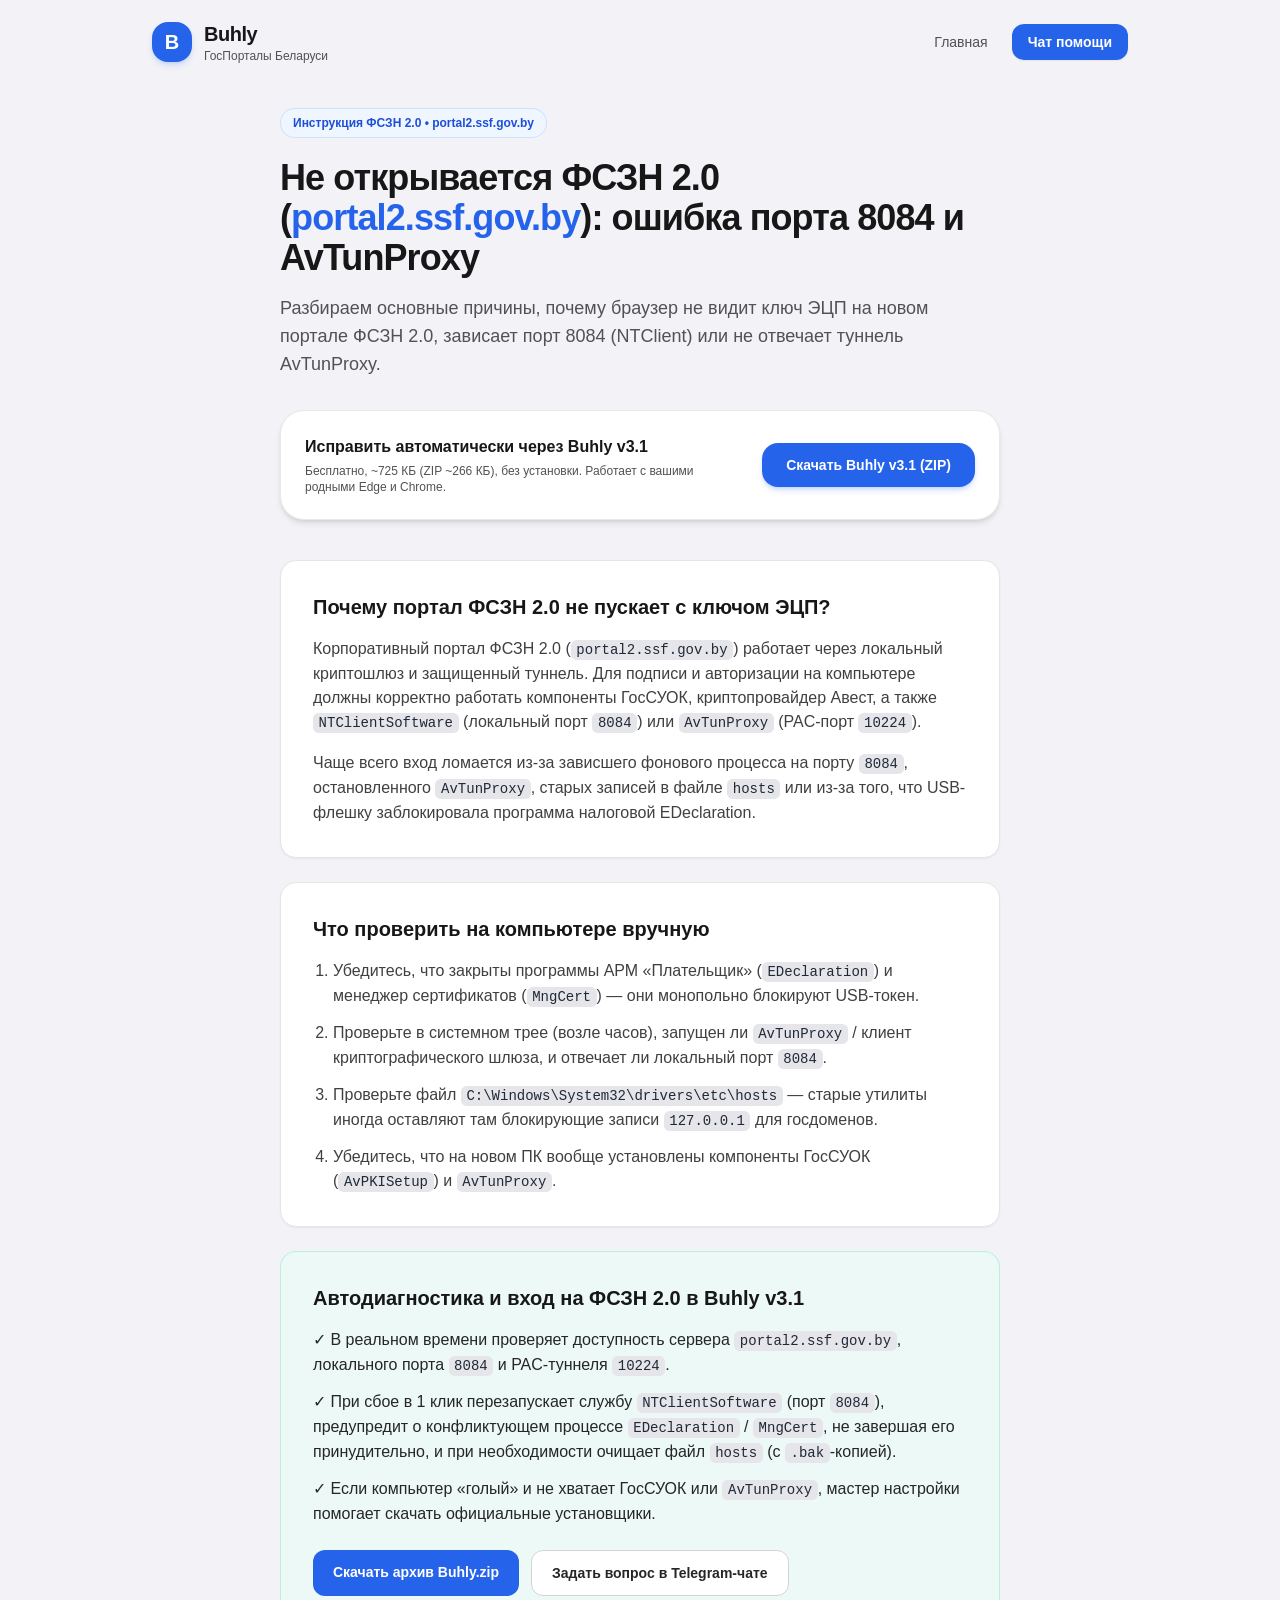
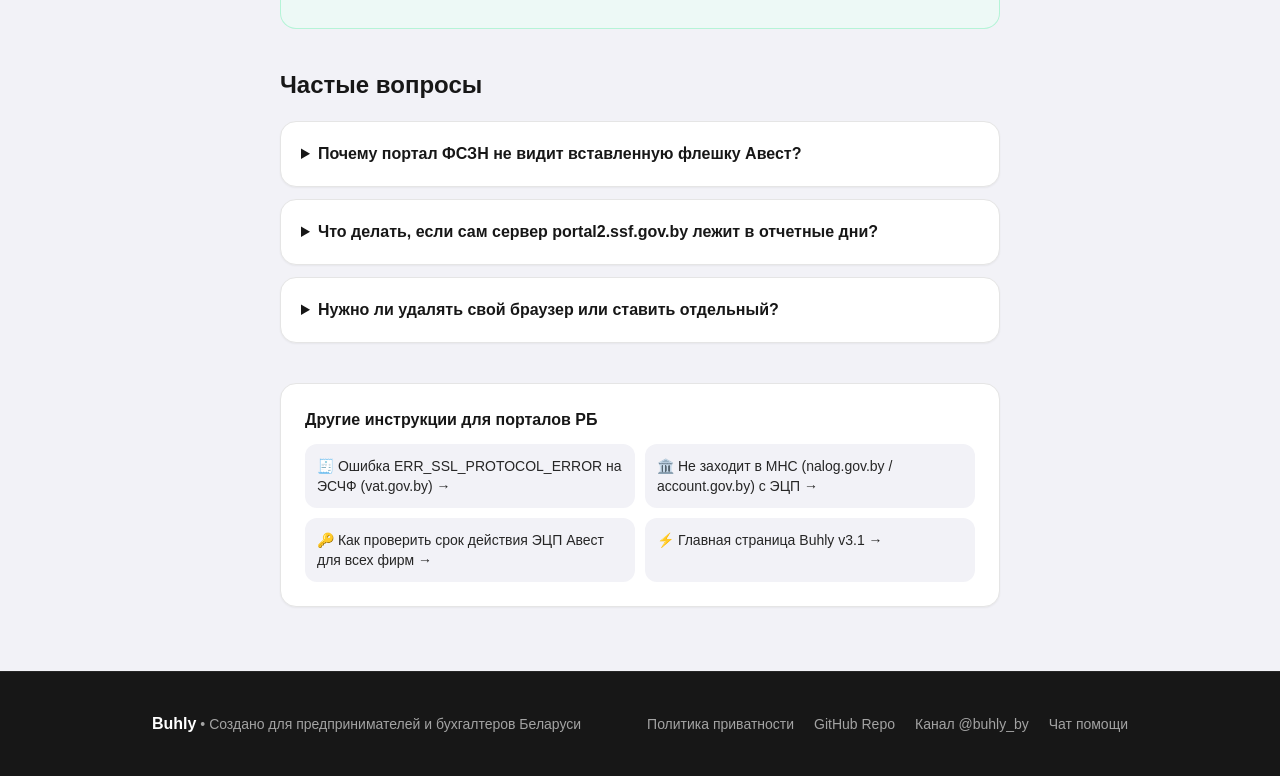
<file: fszn-8084.html>
<!DOCTYPE html>
<html lang="ru">
<head>
  <meta charset="UTF-8">
  <meta name="viewport" content="width=device-width, initial-scale=1.0">
  <title>Не работает портал ФСЗН 2.0 (portal2.ssf.gov.by) — ошибка порта 8084 и AvTunProxy | Buhly</title>
  <meta name="description" content="Почему не заходит на корпоративный портал ФСЗН 2.0 (portal2.ssf.gov.by): ошибка 8084, зависший NTClientSoftware, AvTunProxy и проверка USB-ключа ЭЦП Авест.">
  <meta name="keywords" content="portal2.ssf.gov.by не работает, фсзн 2.0 не открывается, ошибка 8084 фсзн, ntclientsoftware 8084, avtunproxy фсзн, вход на портал фсзн эцп">
  <link rel="canonical" href="https://buhly.by/fszn-8084.html">
  <link rel="icon" href="favicon.ico">

  <!-- Open Graph -->
  <meta property="og:title" content="Не работает портал ФСЗН 2.0 (portal2.ssf.gov.by) — ошибка порта 8084 и AvTunProxy | Buhly">
  <meta property="og:description" content="Почему не заходит на корпоративный портал ФСЗН 2.0 (portal2.ssf.gov.by): ошибка 8084, зависший NTClientSoftware, AvTunProxy и проверка USB-ключа ЭЦП Авест.">
  <meta property="og:type" content="article">
  <meta property="og:url" content="https://buhly.by/fszn-8084.html">
  <meta property="og:image" content="https://buhly.by/screenshots/buhly_v3_overview.png">
  <meta property="og:locale" content="ru_RU">
  <meta name="twitter:card" content="summary_large_image">
  <meta name="twitter:title" content="Не работает портал ФСЗН 2.0 (portal2.ssf.gov.by) — ошибка порта 8084 и AvTunProxy | Buhly">
  <meta name="twitter:description" content="Почему не заходит на корпоративный портал ФСЗН 2.0 (portal2.ssf.gov.by): ошибка 8084, зависший NTClientSoftware, AvTunProxy и проверка USB-ключа ЭЦП Авест.">
  <meta name="twitter:image" content="https://buhly.by/screenshots/buhly_v3_overview.png">
  <link rel="stylesheet" href="styles.css">

  <script type="application/ld+json">
{
  "@context": "https://schema.org",
  "@type": "FAQPage",
  "mainEntity": [
    {
      "@type": "Question",
      "name": "Почему портал ФСЗН не видит вставленную флешку Авест?",
      "acceptedAnswer": {
        "@type": "Answer",
        "text": "Чаще всего флешку удерживает запущенная программа EDeclaration или зависший процесс NTClientSoftware на порту 8084. Закройте EDeclaration и перезапустите службу — или нажмите кнопку авторемонта в Buhly."
      }
    },
    {
      "@type": "Question",
      "name": "Что делать, если сам сервер portal2.ssf.gov.by лежит в отчетные дни?",
      "acceptedAnswer": {
        "@type": "Answer",
        "text": "В шапке Buhly отображается пинг и реальный статус доступности ФСЗН (в сети / сбой сервера). Вы сразу увидите, проблема на вашем компьютере или перегружен сам сайт Фонда."
      }
    },
    {
      "@type": "Question",
      "name": "Нужно ли удалять свой браузер или ставить отдельный?",
      "acceptedAnswer": {
        "@type": "Answer",
        "text": "Нет. Buhly открывает ФСЗН 2.0 в вашем стандартном Microsoft Edge или Google Chrome, без установки сторонних браузеров."
      }
    }
  ]
}
  </script>
</head>
<body class="bg-[#F2F2F7] text-neutral-900 min-h-screen antialiased flex flex-col justify-between">

  <!-- Navigation -->
  <nav class="max-w-5xl mx-auto w-full px-6 py-5 flex items-center justify-between flex-wrap gap-3">
    <a href="https://buhly.by/" class="flex items-center gap-3 min-w-0">
      <div class="w-10 h-10 shrink-0 rounded-2xl bg-blue-600 flex items-center justify-center text-white font-extrabold text-xl shadow-md shadow-blue-500/20">
        B
      </div>
      <div class="min-w-0">
        <span class="font-extrabold text-xl tracking-tight text-neutral-900">Buhly</span>
        <span class="text-xs text-neutral-600 block font-medium">ГосПорталы Беларуси</span>
      </div>
    </a>
    <div class="flex items-center flex-wrap gap-2 sm:gap-3">
      <a href="https://buhly.by/" class="text-sm font-medium text-neutral-600 hover:text-neutral-900 transition px-3 py-1.5 rounded-lg hover:bg-neutral-200/50">
        Главная
      </a>
      <a href="https://t.me/buhly_by_chat" target="_blank" rel="noopener" data-goal="tg_chat" class="text-sm font-semibold text-white bg-blue-600 hover:bg-blue-700 transition px-4 py-2 rounded-xl shadow-sm">
        Чат помощи
      </a>
    </div>
  </nav>

  <!-- Article Main -->
  <main class="max-w-3xl mx-auto w-full px-6 pt-6 pb-16">
    <div class="inline-flex items-center gap-2 bg-blue-50 border border-blue-200/70 text-blue-700 text-xs font-semibold px-3 py-1.5 rounded-full mb-5">
      <span>Инструкция ФСЗН 2.0 • portal2.ssf.gov.by</span>
    </div>

    <h1 class="text-3xl md:text-4xl font-extrabold tracking-tight text-neutral-900 leading-tight break-words">
      Не открывается ФСЗН 2.0 (<span class="text-blue-600">portal2.ssf.gov.by</span>): ошибка порта 8084 и AvTunProxy
    </h1>

    <p class="text-base md:text-lg text-neutral-600 mt-4 leading-relaxed">
      Разбираем основные причины, почему браузер не видит ключ ЭЦП на новом портале ФСЗН 2.0, зависает порт 8084 (NTClient) или не отвечает туннель AvTunProxy.
    </p>

    <!-- Download CTA Banner -->
    <div class="mt-8 bg-white rounded-3xl p-6 shadow-md border border-neutral-200/80 flex flex-col sm:flex-row items-start sm:items-center justify-between gap-4">
      <div>
        <div class="font-bold text-neutral-900 text-base">Исправить автоматически через Buhly v3.1</div>
        <div class="text-xs text-neutral-600 mt-1">Бесплатно, ~725 КБ (ZIP ~266 КБ), без установки. Работает с вашими родными Edge и Chrome.</div>
      </div>
      <a href="https://github.com/narard/buhly-rb/releases/latest/download/Buhly.zip" data-goal="download_zip" class="w-full sm:w-auto shrink-0 px-6 py-3 bg-blue-600 hover:bg-blue-700 text-white font-bold text-sm rounded-2xl shadow-md shadow-blue-600/20 transition text-center">
        Скачать Buhly v3.1 (ZIP)
      </a>
    </div>

    <!-- Why Section -->
    <section class="mt-10 bg-white rounded-2xl p-6 md:p-8 border border-neutral-200 shadow-sm space-y-4">
      <h2 class="text-xl font-extrabold text-neutral-900">Почему портал ФСЗН 2.0 не пускает с ключом ЭЦП?</h2>
      <p class="text-sm md:text-base text-neutral-700 leading-relaxed">Корпоративный портал ФСЗН 2.0 (<code>portal2.ssf.gov.by</code>) работает через локальный криптошлюз и защищенный туннель. Для подписи и авторизации на компьютере должны корректно работать компоненты ГосСУОК, криптопровайдер Авест, а также <code>NTClientSoftware</code> (локальный порт <code>8084</code>) или <code>AvTunProxy</code> (PAC-порт <code>10224</code>).</p>
      <p class="text-sm md:text-base text-neutral-700 leading-relaxed">Чаще всего вход ломается из-за зависшего фонового процесса на порту <code>8084</code>, остановленного <code>AvTunProxy</code>, старых записей в файле <code>hosts</code> или из-за того, что USB-флешку заблокировала программа налоговой EDeclaration.</p>
    </section>

    <!-- Manual Steps -->
    <section class="mt-6 bg-white rounded-2xl p-6 md:p-8 border border-neutral-200 shadow-sm">
      <h2 class="text-xl font-extrabold text-neutral-900 mb-4">Что проверить на компьютере вручную</h2>
      <ol class="list-decimal pl-5 space-y-3 text-sm md:text-base text-neutral-700 leading-relaxed">
        <li>Убедитесь, что закрыты программы АРМ «Плательщик» (<code>EDeclaration</code>) и менеджер сертификатов (<code>MngCert</code>) — они монопольно блокируют USB-токен.</li>
        <li>Проверьте в системном трее (возле часов), запущен ли <code>AvTunProxy</code> / клиент криптографического шлюза, и отвечает ли локальный порт <code>8084</code>.</li>
        <li>Проверьте файл <code>C:\Windows\System32\drivers\etc\hosts</code> — старые утилиты иногда оставляют там блокирующие записи <code>127.0.0.1</code> для госдоменов.</li>
        <li>Убедитесь, что на новом ПК вообще установлены компоненты ГосСУОК (<code>AvPKISetup</code>) и <code>AvTunProxy</code>.</li>
      </ol>
    </section>

    <!-- Auto Solution -->
    <section class="mt-6 bg-emerald-50/70 rounded-2xl p-6 md:p-8 border border-emerald-200/80">
      <h2 class="text-xl font-extrabold text-neutral-900 mb-4">Автодиагностика и вход на ФСЗН 2.0 в Buhly v3.1</h2>
      <ul class="space-y-3 text-sm md:text-base text-neutral-800 leading-relaxed">
        <li>✓ В реальном времени проверяет доступность сервера <code>portal2.ssf.gov.by</code>, локального порта <code>8084</code> и PAC-туннеля <code>10224</code>.</li>
        <li>✓ При сбое в 1 клик перезапускает службу <code>NTClientSoftware</code> (порт <code>8084</code>), предупредит о конфликтующем процессе <code>EDeclaration</code> / <code>MngCert</code>, не завершая его принудительно, и при необходимости очищает файл <code>hosts</code> (с <code>.bak</code>-копией).</li>
        <li>✓ Если компьютер «голый» и не хватает ГосСУОК или <code>AvTunProxy</code>, мастер настройки помогает скачать официальные установщики.</li>
      </ul>
      <div class="mt-6 flex flex-wrap gap-3">
        <a href="https://github.com/narard/buhly-rb/releases/latest/download/Buhly.zip" data-goal="download_zip" class="px-5 py-3 bg-blue-600 hover:bg-blue-700 text-white font-bold text-sm rounded-xl transition">
          Скачать архив Buhly.zip
        </a>
        <a href="https://t.me/buhly_by_chat" target="_blank" rel="noopener" data-goal="tg_chat" class="px-5 py-3 bg-white hover:bg-neutral-50 text-neutral-800 font-semibold text-sm rounded-xl border border-neutral-300 transition">
          Задать вопрос в Telegram-чате
        </a>
      </div>
    </section>

    <!-- FAQ -->
    <section class="mt-10">
      <h2 class="text-2xl font-extrabold text-neutral-900 mb-5">Частые вопросы</h2>
      <div class="space-y-3">
        <details class="bg-white p-5 rounded-2xl border border-neutral-200 shadow-sm cursor-pointer">
          <summary class="font-bold text-neutral-900 text-base">Почему портал ФСЗН не видит вставленную флешку Авест?</summary>
          <p class="text-sm text-neutral-600 mt-3 leading-relaxed">Чаще всего флешку удерживает запущенная программа EDeclaration или зависший процесс NTClientSoftware на порту 8084. Закройте EDeclaration и перезапустите службу — или нажмите кнопку авторемонта в Buhly.</p>
        </details>
        <details class="bg-white p-5 rounded-2xl border border-neutral-200 shadow-sm cursor-pointer">
          <summary class="font-bold text-neutral-900 text-base">Что делать, если сам сервер portal2.ssf.gov.by лежит в отчетные дни?</summary>
          <p class="text-sm text-neutral-600 mt-3 leading-relaxed">В шапке Buhly отображается пинг и реальный статус доступности ФСЗН (в сети / сбой сервера). Вы сразу увидите, проблема на вашем компьютере или перегружен сам сайт Фонда.</p>
        </details>
        <details class="bg-white p-5 rounded-2xl border border-neutral-200 shadow-sm cursor-pointer">
          <summary class="font-bold text-neutral-900 text-base">Нужно ли удалять свой браузер или ставить отдельный?</summary>
          <p class="text-sm text-neutral-600 mt-3 leading-relaxed">Нет. Buhly открывает ФСЗН 2.0 в вашем стандартном Microsoft Edge или Google Chrome, без установки сторонних браузеров.</p>
        </details>
      </div>
    </section>

    <!-- Other Guides -->
    <section class="mt-10 bg-white p-6 rounded-2xl border border-neutral-200 shadow-sm">
      <h2 class="font-bold text-base text-neutral-900 mb-3">Другие инструкции для порталов РБ</h2>
      <div class="grid sm:grid-cols-2 gap-2.5 text-sm">
        <a href="vat-err-ssl.html" class="p-3 rounded-xl bg-[#F2F2F7] hover:bg-blue-50 text-neutral-800 hover:text-blue-700 font-medium transition block">🧾 Ошибка ERR_SSL_PROTOCOL_ERROR на ЭСЧФ (vat.gov.by) →</a>
        <a href="mns-nalog-avest.html" class="p-3 rounded-xl bg-[#F2F2F7] hover:bg-blue-50 text-neutral-800 hover:text-blue-700 font-medium transition block">🏛️ Не заходит в МНС (nalog.gov.by / account.gov.by) с ЭЦП →</a>
        <a href="avest-srok-ecp.html" class="p-3 rounded-xl bg-[#F2F2F7] hover:bg-blue-50 text-neutral-800 hover:text-blue-700 font-medium transition block">🔑 Как проверить срок действия ЭЦП Авест для всех фирм →</a>
        <a href="https://buhly.by/" class="p-3 rounded-xl bg-[#F2F2F7] hover:bg-blue-50 text-neutral-800 hover:text-blue-700 font-medium transition block">⚡ Главная страница Buhly v3.1 →</a>
      </div>
    </section>
  </main>

  <!-- Footer -->
  <footer class="bg-neutral-900 text-neutral-400 py-10 border-t border-neutral-800 text-sm">
    <div class="max-w-5xl mx-auto px-6 flex flex-col sm:flex-row items-center justify-between gap-4">
      <div>
        <a href="https://buhly.by/" class="text-white font-bold text-base hover:underline">Buhly</a> • Создано для предпринимателей и бухгалтеров Беларуси
      </div>
      <div class="flex items-center flex-wrap gap-5">
        <a href="privacy.html" class="hover:text-white transition">Политика приватности</a>
        <a href="https://github.com/narard/buhly-rb" target="_blank" rel="noopener" data-goal="github_click" class="hover:text-white transition">GitHub Repo</a>
        <a href="https://t.me/buhly_by" target="_blank" rel="noopener" data-goal="tg_channel" class="hover:text-white transition">Канал @buhly_by</a>
        <a href="https://t.me/buhly_by_chat" target="_blank" rel="noopener" data-goal="tg_chat" class="hover:text-white transition">Чат помощи</a>
      </div>
    </div>
  </footer>

  <!-- Cookie-free Click & UTM Helper (0% cookies, 0% localStorage, Закон РБ № 99-З) -->
  <script>
    (function () {
      var utmKeys = ['utm_source', 'utm_medium', 'utm_campaign', 'utm_content', 'utm_term'];
      var params = new URLSearchParams(window.location.search || '');
      var activeUtm = {};
      var hasUtm = false;
      utmKeys.forEach(function (k) {
        var v = params.get(k);
        if (v) { activeUtm[k] = v; hasUtm = true; }
      });

      window.buhlyEvents = window.buhlyEvents || [];
      window.buhlyTrack = function (goal, url) {
        var payload = { goal: goal, url: url || '', path: window.location.pathname, utm: activeUtm, ts: Date.now() };
        window.buhlyEvents.push(payload);
        try {
          window.dispatchEvent(new CustomEvent('buhly:goal', { detail: payload }));
        } catch (e) {}
        if (goal === 'download_zip' || goal === 'download_exe') {
          var pingUrl = 'https://api.buhly.by/api/download/' + (goal === 'download_exe' ? 'exe' : 'zip') + '?ping=1';
          try {
            if (window.fetch) {
              window.fetch(pingUrl, { method: 'GET', mode: 'no-cors', keepalive: true }).catch(function () {});
              return;
            }
            if (navigator.sendBeacon) {
              navigator.sendBeacon(pingUrl);
            }
          } catch (e) {}
        }
      };

      var links = document.querySelectorAll('a[href]');
      for (var i = 0; i < links.length; i++) {
        (function (a) {
          var href = a.getAttribute('href') || '';
          var goal = a.getAttribute('data-goal');
          if (!goal) {
            if (href.indexOf('releases/latest/download/Buhly.zip') !== -1 || href.indexOf('Buhly.zip') !== -1) {
              goal = 'download_zip';
            } else if (href.indexOf('releases/latest/download/Buhly.exe') !== -1 || href.indexOf('Buhly.exe') !== -1) {
              goal = 'download_exe';
            } else if (href.indexOf('t.me/buhly_by_chat') !== -1) {
              goal = 'tg_chat';
            } else if (href.indexOf('t.me/buhly_by') !== -1) {
              goal = 'tg_channel';
            } else if (href.indexOf('github.com/narard/buhly-rb') !== -1) {
              goal = 'github_click';
            }
            if (goal) a.setAttribute('data-goal', goal);
          }

          if (hasUtm && href && href.charAt(0) !== '#' && href.indexOf('mailto:') !== 0) {
            var isInternal = href.indexOf('http') !== 0 || href.indexOf('https://buhly.by/') === 0;
            var isGithubPage = href.indexOf('https://github.com/narard/buhly-rb') === 0 && href.indexOf('.zip') === -1 && href.indexOf('.exe') === -1;
            if (isInternal || isGithubPage) {
              try {
                var base = window.location.protocol.indexOf('http') === 0 ? window.location.href : 'https://buhly.by/';
                var u = new URL(href, base);
                utmKeys.forEach(function (k) {
                  if (activeUtm[k] && !u.searchParams.has(k)) u.searchParams.set(k, activeUtm[k]);
                });
                if (href.indexOf('http') !== 0) {
                  a.setAttribute('href', href.split('?')[0].split('#')[0] + u.search + u.hash);
                } else {
                  a.setAttribute('href', u.toString());
                }
              } catch (e) {}
            }
          }

          if (goal) {
            a.addEventListener('click', function () {
              window.buhlyTrack(goal, a.href);
            });
          }
        })(links[i]);
      }
    })();
  </script>
  <!-- Cloudflare Web Analytics --><script type="module" src="https://static.cloudflareinsights.com/beacon.min.js" data-cf-beacon='{"token": "41c6c66b6e064606a506e2577db47e59"}'></script><!-- End Cloudflare Web Analytics -->
</body>
</html>
</file>
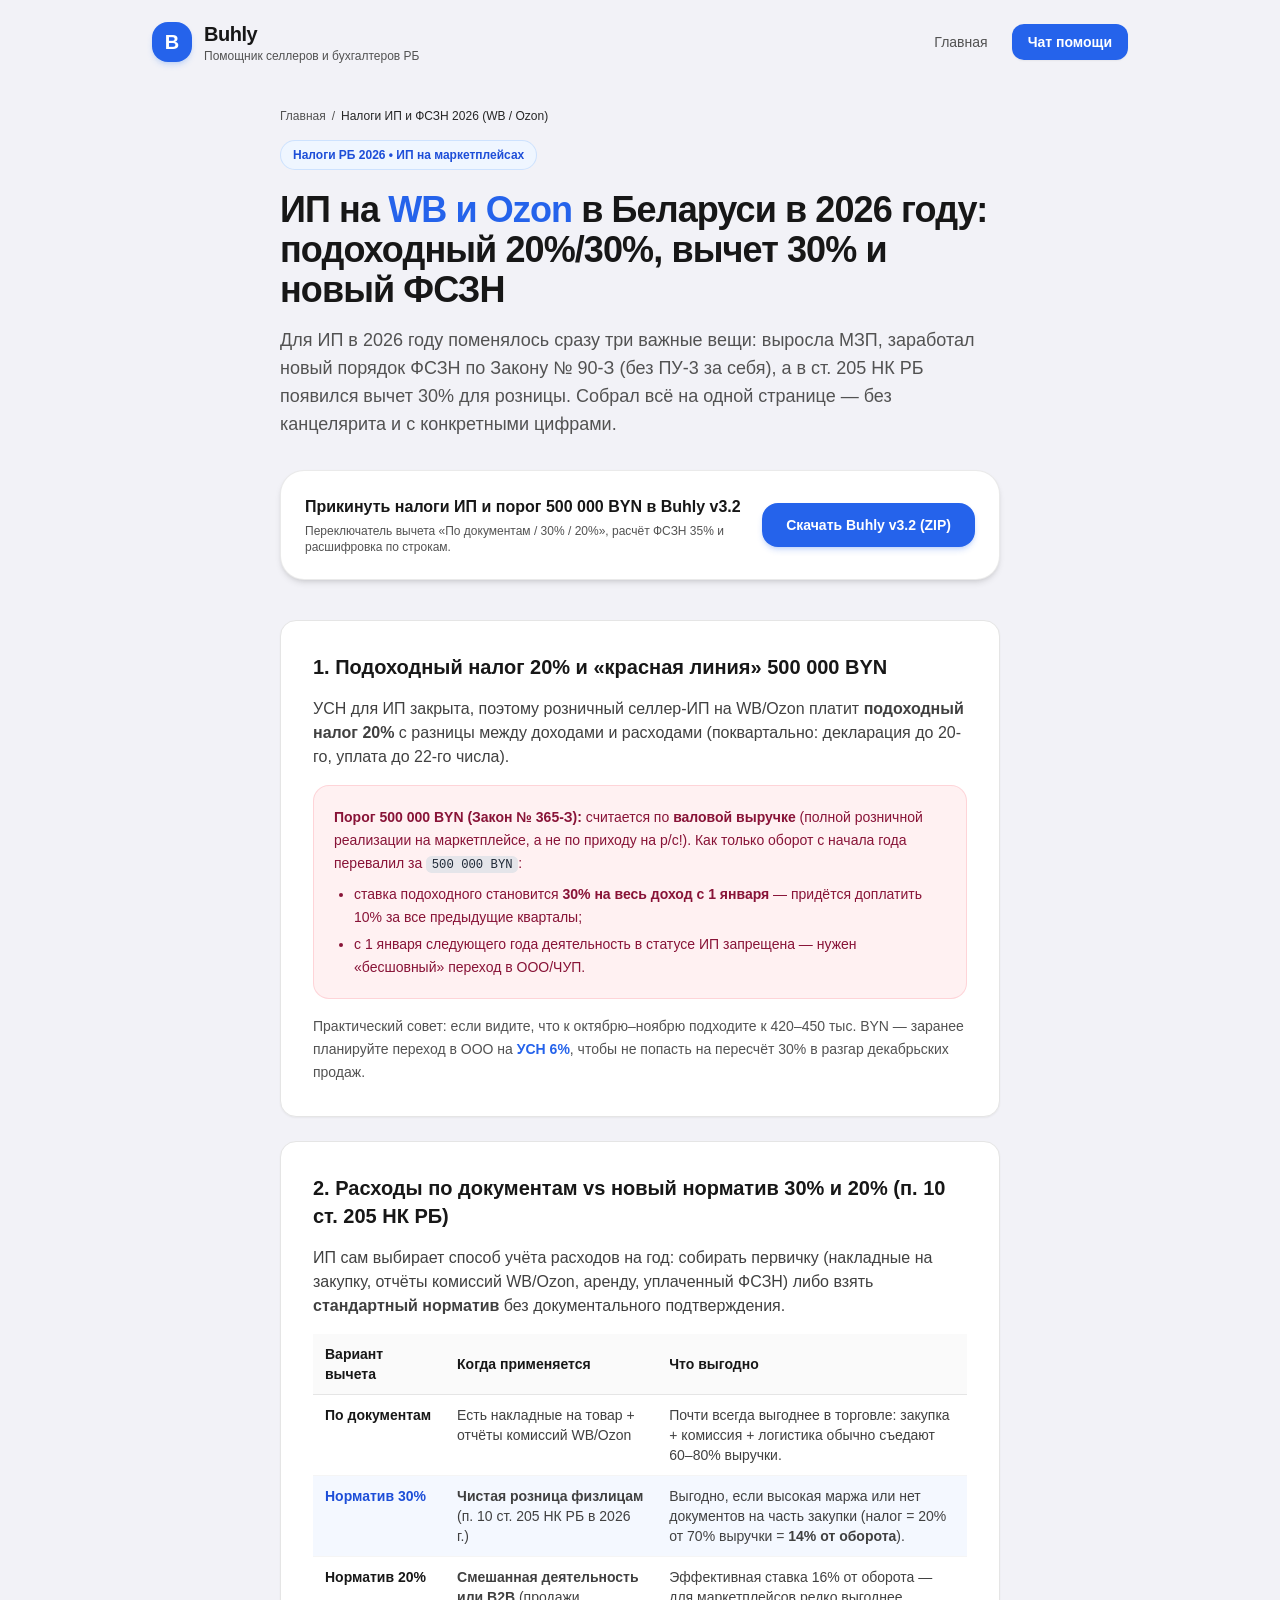
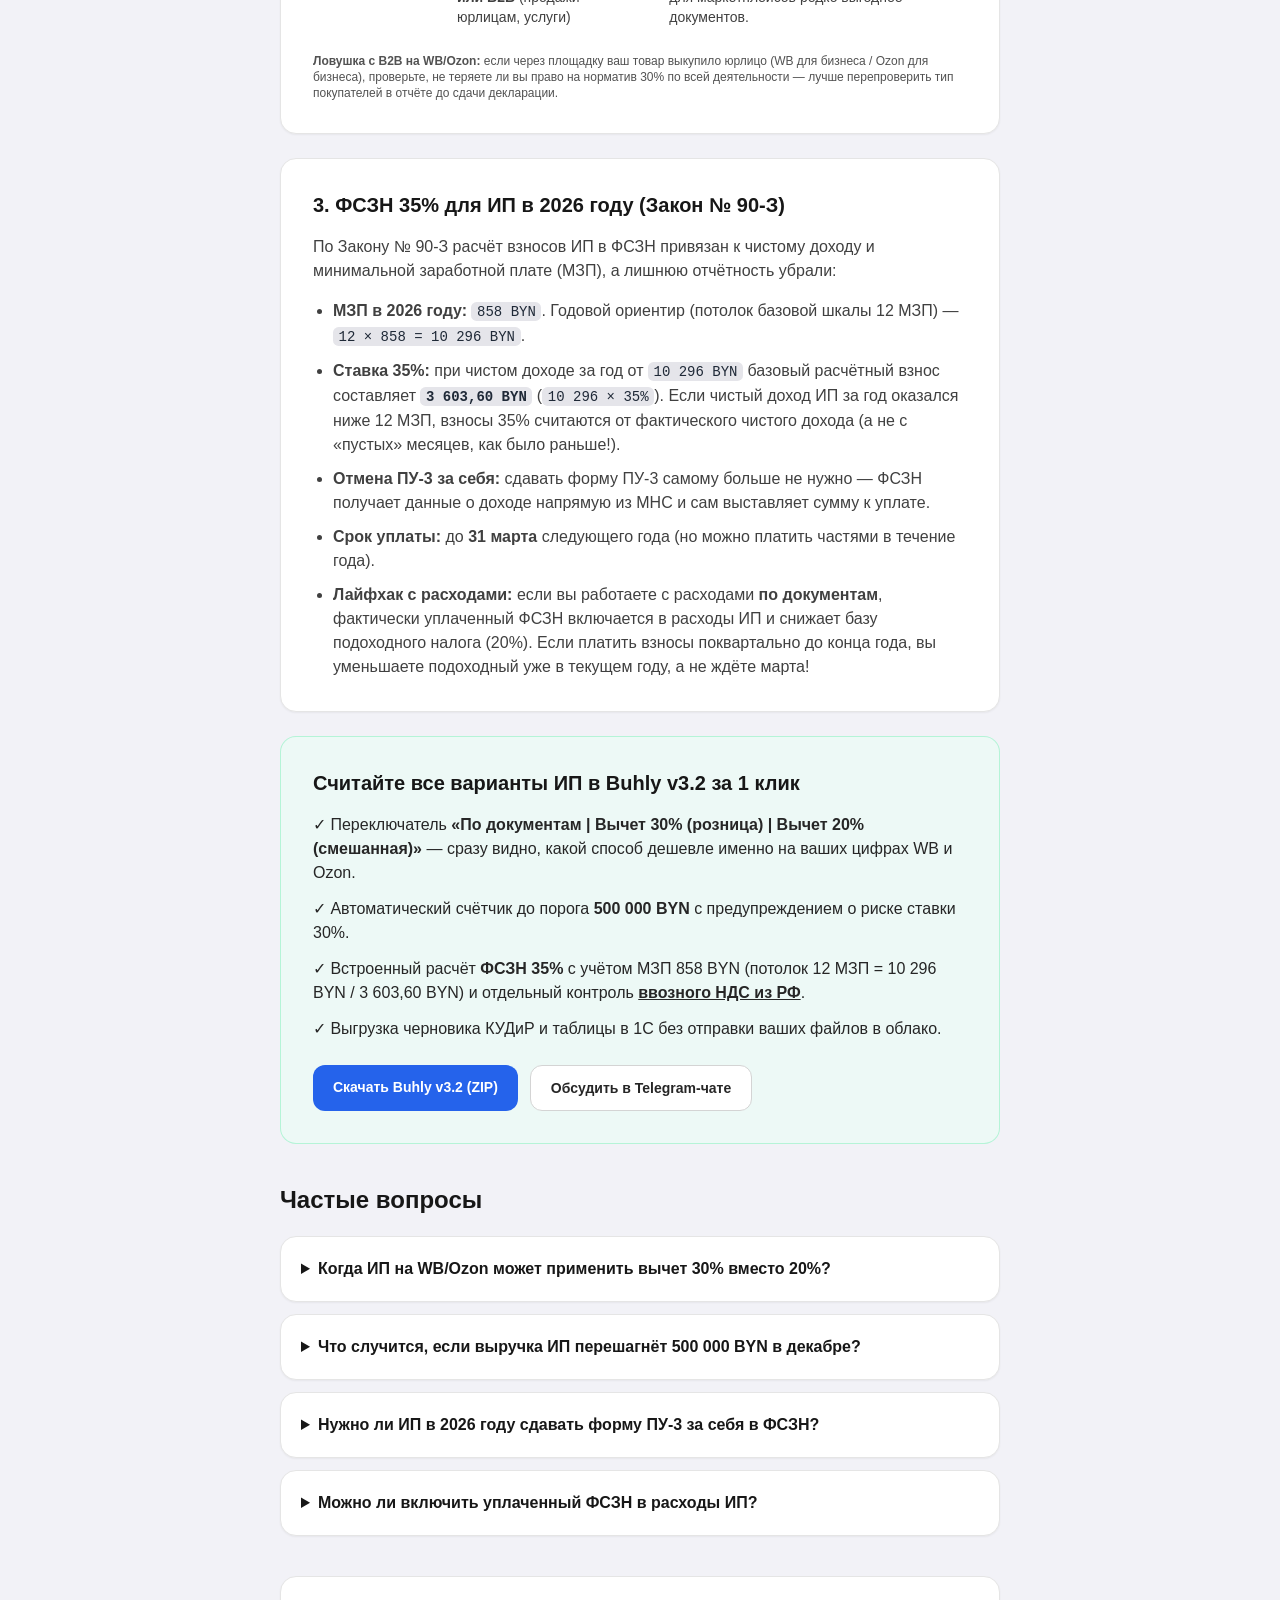
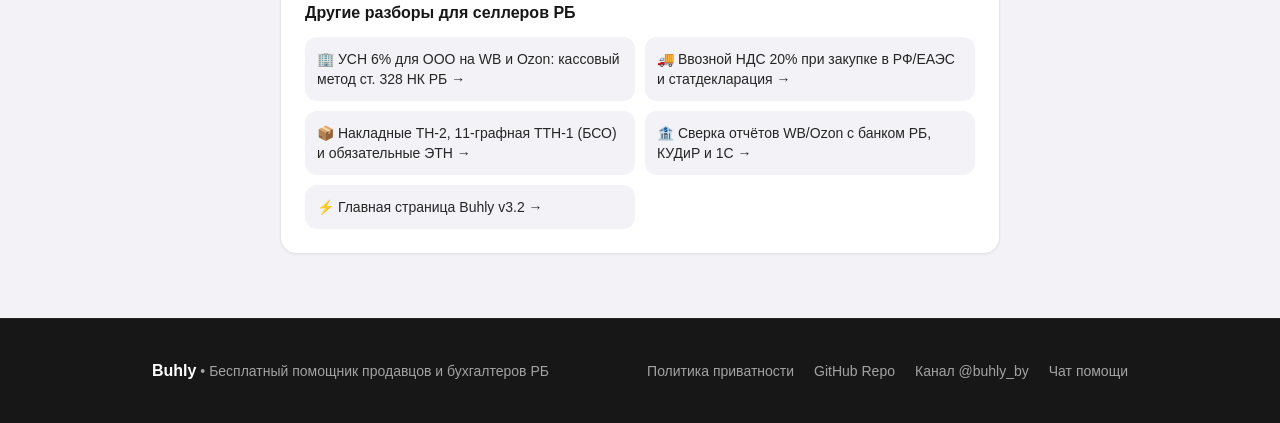
<file: ip-nalogi-fszn-2026-rb.html>
<!DOCTYPE html>
<html lang="ru">
<head>
  <meta charset="UTF-8">
  <meta name="viewport" content="width=device-width, initial-scale=1.0">
  <title>ИП на Wildberries и Ozon в Беларуси (2026): подоходный 20%/30%, вычет 30% и ФСЗН 35% | Buhly</title>
  <meta name="description" content="Все налоги ИП на WB и Ozon в РБ в 2026 году: подоходный 20%, порог 500 000 BYN (30% с начала года и переход в ООО), новый вычет 30% vs 20% по п. 10 ст. 205 НК РБ и ФСЗН 35% по Закону № 90-З (МЗП 858 BYN, без ПУ-3).">
  <meta name="keywords" content="ип wildberries налоги 2026 беларусь, подоходный налог ип 20 30 процентов, вычет 30 процентов ип ст 205 нк рб, фсзн ип 2026 закон 90-з мзп 858, порог 500000 byn переход в ооо">
  <link rel="canonical" href="https://buhly.by/ip-nalogi-fszn-2026-rb.html">
  <link rel="icon" href="favicon.ico">

  <!-- Open Graph -->
  <meta property="og:title" content="ИП на Wildberries и Ozon в Беларуси (2026): подоходный 20%/30%, вычет 30% и ФСЗН 35% | Buhly">
  <meta property="og:description" content="Подоходный 20%, лимит 500 000 BYN и ставка 30%, новый норматив вычета 30% для розницы физлицам и ФСЗН 35% по Закону № 90-З без ПУ-3. Коротко и по цифрам.">
  <meta property="og:type" content="article">
  <meta property="og:url" content="https://buhly.by/ip-nalogi-fszn-2026-rb.html">
  <meta property="og:image" content="https://buhly.by/screenshots/buhly_v3_analytics.png">
  <meta property="og:locale" content="ru_RU">
  <meta name="twitter:card" content="summary_large_image">
  <meta name="twitter:title" content="ИП на WB и Ozon в Беларуси (2026): налоги, вычет 30% и ФСЗН | Buhly">
  <meta name="twitter:description" content="Лимит 500 000 BYN, вычет 30% vs 20% по ст. 205 НК РБ, ФСЗН 35% (МЗП 858 BYN, потолок 12 МЗП = 10 296 BYN, до 31 марта).">
  <meta name="twitter:image" content="https://buhly.by/screenshots/buhly_v3_analytics.png">
  <link rel="stylesheet" href="styles.css">

  <script type="application/ld+json">
  {
    "@context": "https://schema.org",
    "@graph": [
      {
        "@type": "BreadcrumbList",
        "itemListElement": [
          {
            "@type": "ListItem",
            "position": 1,
            "name": "Главная",
            "item": "https://buhly.by/"
          },
          {
            "@type": "ListItem",
            "position": 2,
            "name": "Налоги ИП и ФСЗН на WB/Ozon в РБ (2026)",
            "item": "https://buhly.by/ip-nalogi-fszn-2026-rb.html"
          }
        ]
      },
      {
        "@type": "FAQPage",
        "mainEntity": [
          {
            "@type": "Question",
            "name": "Когда ИП на WB/Ozon может применить вычет 30% вместо 20%?",
            "acceptedAnswer": {
              "@type": "Answer",
              "text": "По п. 10 ст. 205 НК РБ в редакции 2026 года норматив профессионального налогового вычета 30% от суммы доходов применяется при розничной торговле товарами физлицам. Если у ИП есть B2B-продажи (юрлицам) или смешанная деятельность без раздельного права на 30%, применяется прежний норматив 20% (либо документально подтверждённые расходы)."
            }
          },
          {
            "@type": "Question",
            "name": "Что случится, если выручка ИП перешагнёт 500 000 BYN в декабре?",
            "acceptedAnswer": {
              "@type": "Answer",
              "text": "По Закону № 365-З ставка подоходного налога вырастет с 20% до 30% на весь доход с 1 января текущего года (придётся доплатить 10% разницы за весь год), а с 1 января следующего года вести бизнес в статусе ИП запрещено — потребуется переход в ООО или ЧУП."
            }
          },
          {
            "@type": "Question",
            "name": "Нужно ли ИП в 2026 году сдавать форму ПУ-3 за себя в ФСЗН?",
            "acceptedAnswer": {
              "@type": "Answer",
              "text": "Нет. По Закону № 90-З сдача ПУ-3 за самого себя для ИП отменена: ФСЗН рассчитывает сумму взносов автоматически на основании данных налоговой (МНС). Срок уплаты взносов за год — до 31 марта следующего года."
            }
          },
          {
            "@type": "Question",
            "name": "Можно ли включить уплаченный ФСЗН в расходы ИП?",
            "acceptedAnswer": {
              "@type": "Answer",
              "text": "Да, если ИП учитывает расходы по документам (а не по нормативу 30% или 20%). Фактически уплаченные взносы в ФСЗН уменьшают налоговую базу по подоходному налогу в том отчётном периоде, когда они перечислены в бюджет."
            }
          }
        ]
      }
    ]
  }
  </script>
</head>
<body class="bg-[#F2F2F7] text-neutral-900 min-h-screen antialiased flex flex-col justify-between">

  <!-- Navigation -->
  <nav class="max-w-5xl mx-auto w-full px-6 py-5 flex items-center justify-between flex-wrap gap-3">
    <a href="https://buhly.by/" class="flex items-center gap-3 min-w-0">
      <div class="w-10 h-10 shrink-0 rounded-2xl bg-blue-600 flex items-center justify-center text-white font-extrabold text-xl shadow-md shadow-blue-500/20">
        B
      </div>
      <div class="min-w-0">
        <span class="font-extrabold text-xl tracking-tight text-neutral-900">Buhly</span>
        <span class="text-xs text-neutral-600 block font-medium">Помощник селлеров и бухгалтеров РБ</span>
      </div>
    </a>
    <div class="flex items-center flex-wrap gap-2 sm:gap-3">
      <a href="https://buhly.by/" class="text-sm font-medium text-neutral-600 hover:text-neutral-900 transition px-3 py-1.5 rounded-lg hover:bg-neutral-200/50">
        Главная
      </a>
      <a href="https://t.me/buhly_by_chat" target="_blank" rel="noopener" data-goal="tg_chat" class="text-sm font-semibold text-white bg-blue-600 hover:bg-blue-700 transition px-4 py-2 rounded-xl shadow-sm">
        Чат помощи
      </a>
    </div>
  </nav>

  <!-- Article Main -->
  <main class="max-w-3xl mx-auto w-full px-6 pt-6 pb-16">
    <nav aria-label="Хлебные крошки" class="text-xs text-neutral-600 mb-4 flex flex-wrap items-center gap-1.5">
      <a href="https://buhly.by/" class="hover:text-blue-600 transition">Главная</a>
      <span>/</span>
      <span class="text-neutral-800 font-medium">Налоги ИП и ФСЗН 2026 (WB / Ozon)</span>
    </nav>

    <div class="inline-flex items-center gap-2 bg-blue-50 border border-blue-200/70 text-blue-700 text-xs font-semibold px-3 py-1.5 rounded-full mb-5">
      <span>Налоги РБ 2026 • ИП на маркетплейсах</span>
    </div>

    <h1 class="text-3xl md:text-4xl font-extrabold tracking-tight text-neutral-900 leading-tight break-words">
      ИП на <span class="text-blue-600">WB и Ozon</span> в Беларуси в 2026 году: подоходный 20%/30%, вычет 30% и новый ФСЗН
    </h1>

    <p class="text-base md:text-lg text-neutral-600 mt-4 leading-relaxed">
      Для ИП в 2026 году поменялось сразу три важные вещи: выросла МЗП, заработал новый порядок ФСЗН по Закону № 90-З (без ПУ-3 за себя), а в ст. 205 НК РБ появился вычет 30% для розницы. Собрал всё на одной странице — без канцелярита и с конкретными цифрами.
    </p>

    <!-- Download CTA Banner -->
    <div class="mt-8 bg-white rounded-3xl p-6 shadow-md border border-neutral-200/80 flex flex-col sm:flex-row items-start sm:items-center justify-between gap-4">
      <div>
        <div class="font-bold text-neutral-900 text-base">Прикинуть налоги ИП и порог 500 000 BYN в Buhly v3.2</div>
        <div class="text-xs text-neutral-600 mt-1">Переключатель вычета «По документам / 30% / 20%», расчёт ФСЗН 35% и расшифровка по строкам.</div>
      </div>
      <a href="https://github.com/narard/buhly-rb/releases/latest/download/Buhly.zip" data-goal="download_zip" class="w-full sm:w-auto shrink-0 px-6 py-3 bg-blue-600 hover:bg-blue-700 text-white font-bold text-sm rounded-2xl shadow-md shadow-blue-600/20 transition text-center">
        Скачать Buhly v3.2 (ZIP)
      </a>
    </div>

    <!-- Section 1: Income tax & 500k threshold -->
    <section class="mt-10 bg-white rounded-2xl p-6 md:p-8 border border-neutral-200 shadow-sm space-y-4">
      <h2 class="text-xl font-extrabold text-neutral-900 break-words">1. Подоходный налог 20% и «красная линия» 500 000 BYN</h2>
      <p class="text-sm md:text-base text-neutral-700 leading-relaxed">
        УСН для ИП закрыта, поэтому розничный селлер-ИП на WB/Ozon платит <b>подоходный налог 20%</b> с разницы между доходами и расходами (поквартально: декларация до 20-го, уплата до 22-го числа).
      </p>
      <div class="p-4 sm:p-5 rounded-2xl bg-rose-50 border border-rose-200/80 text-sm text-rose-900 leading-relaxed">
        <b>Порог 500 000 BYN (Закон № 365-З):</b> считается по <b>валовой выручке</b> (полной розничной реализации на маркетплейсе, а не по приходу на р/с!). Как только оборот с начала года перевалил за <code>500 000 BYN</code>:
        <ul class="list-disc pl-5 mt-2 space-y-1">
          <li>ставка подоходного становится <b>30% на весь доход с 1 января</b> — придётся доплатить 10% за все предыдущие кварталы;</li>
          <li>с 1 января следующего года деятельность в статусе ИП запрещена — нужен «бесшовный» переход в ООО/ЧУП.</li>
        </ul>
      </div>
      <p class="text-sm text-neutral-600 leading-relaxed">
        Практический совет: если видите, что к октябрю–ноябрю подходите к 420–450 тыс. BYN — заранее планируйте переход в ООО на <a href="usn-wb-ozon-rb.html" class="text-blue-600 font-semibold hover:underline">УСН 6%</a>, чтобы не попасть на пересчёт 30% в разгар декабрьских продаж.
      </p>
    </section>

    <!-- Section 2: 30% vs 20% deduction -->
    <section class="mt-6 bg-white rounded-2xl p-6 md:p-8 border border-neutral-200 shadow-sm space-y-4">
      <h2 class="text-xl font-extrabold text-neutral-900 break-words">2. Расходы по документам vs новый норматив 30% и 20% (п. 10 ст. 205 НК РБ)</h2>
      <p class="text-sm md:text-base text-neutral-700 leading-relaxed">
        ИП сам выбирает способ учёта расходов на год: собирать первичку (накладные на закупку, отчёты комиссий WB/Ozon, аренду, уплаченный ФСЗН) либо взять <b>стандартный норматив</b> без документального подтверждения.
      </p>

      <div class="overflow-x-auto mt-3">
        <table class="w-full text-sm border-collapse">
          <thead>
            <tr class="bg-neutral-50 border-b border-neutral-200 text-left">
              <th class="py-2.5 px-3 font-bold text-neutral-900">Вариант вычета</th>
              <th class="py-2.5 px-3 font-bold text-neutral-900">Когда применяется</th>
              <th class="py-2.5 px-3 font-bold text-neutral-900">Что выгодно</th>
            </tr>
          </thead>
          <tbody class="text-neutral-700">
            <tr class="border-b border-neutral-100 align-top">
              <td class="py-2.5 px-3 font-bold text-neutral-900 whitespace-nowrap">По документам</td>
              <td class="py-2.5 px-3">Есть накладные на товар + отчёты комиссий WB/Ozon</td>
              <td class="py-2.5 px-3">Почти всегда выгоднее в торговле: закупка + комиссия + логистика обычно съедают 60–80% выручки.</td>
            </tr>
            <tr class="border-b border-neutral-100 align-top bg-blue-50/70">
              <td class="py-2.5 px-3 font-bold text-blue-700 whitespace-nowrap">Норматив 30%</td>
              <td class="py-2.5 px-3"><b>Чистая розница физлицам</b> (п. 10 ст. 205 НК РБ в 2026 г.)</td>
              <td class="py-2.5 px-3">Выгодно, если высокая маржа или нет документов на часть закупки (налог = 20% от 70% выручки = <b>14% от оборота</b>).</td>
            </tr>
            <tr class="align-top">
              <td class="py-2.5 px-3 font-bold text-neutral-900 whitespace-nowrap">Норматив 20%</td>
              <td class="py-2.5 px-3"><b>Смешанная деятельность или B2B</b> (продажи юрлицам, услуги)</td>
              <td class="py-2.5 px-3">Эффективная ставка 16% от оборота — для маркетплейсов редко выгоднее документов.</td>
            </tr>
          </tbody>
        </table>
      </div>
      <p class="text-xs text-neutral-600">
        <b>Ловушка с B2B на WB/Ozon:</b> если через площадку ваш товар выкупило юрлицо (WB для бизнеса / Ozon для бизнеса), проверьте, не теряете ли вы право на норматив 30% по всей деятельности — лучше перепроверить тип покупателей в отчёте до сдачи декларации.
      </p>
    </section>

    <!-- Section 3: FSZN 35% -->
    <section class="mt-6 bg-white rounded-2xl p-6 md:p-8 border border-neutral-200 shadow-sm space-y-4">
      <h2 class="text-xl font-extrabold text-neutral-900 break-words">3. ФСЗН 35% для ИП в 2026 году (Закон № 90-З)</h2>
      <p class="text-sm md:text-base text-neutral-700 leading-relaxed">
        По Закону № 90-З расчёт взносов ИП в ФСЗН привязан к чистому доходу и минимальной заработной плате (МЗП), а лишнюю отчётность убрали:
      </p>
      <ul class="list-disc pl-5 space-y-2.5 text-sm md:text-base text-neutral-700 leading-relaxed">
        <li><b>МЗП в 2026 году:</b> <code>858 BYN</code>. Годовой ориентир (потолок базовой шкалы 12 МЗП) — <code>12 × 858 = 10 296 BYN</code>.</li>
        <li><b>Ставка 35%:</b> при чистом доходе за год от <code>10 296 BYN</code> базовый расчётный взнос составляет <b><code>3 603,60 BYN</code></b> (<code>10 296 × 35%</code>). Если чистый доход ИП за год оказался ниже 12 МЗП, взносы 35% считаются от фактического чистого дохода (а не с «пустых» месяцев, как было раньше!).</li>
        <li><b>Отмена ПУ-3 за себя:</b> сдавать форму ПУ-3 самому больше не нужно — ФСЗН получает данные о доходе напрямую из МНС и сам выставляет сумму к уплате.</li>
        <li><b>Срок уплаты:</b> до <b>31 марта</b> следующего года (но можно платить частями в течение года).</li>
        <li><b>Лайфхак с расходами:</b> если вы работаете с расходами <b>по документам</b>, фактически уплаченный ФСЗН включается в расходы ИП и снижает базу подоходного налога (20%). Если платить взносы поквартально до конца года, вы уменьшаете подоходный уже в текущем году, а не ждёте марта!</li>
      </ul>
    </section>

    <!-- Auto Solution -->
    <section class="mt-6 bg-emerald-50/70 rounded-2xl p-6 md:p-8 border border-emerald-200/80">
      <h2 class="text-xl font-extrabold text-neutral-900 mb-4">Считайте все варианты ИП в Buhly v3.2 за 1 клик</h2>
      <ul class="space-y-3 text-sm md:text-base text-neutral-800 leading-relaxed">
        <li>✓ Переключатель <b>«По документам | Вычет 30% (розница) | Вычет 20% (смешанная)»</b> — сразу видно, какой способ дешевле именно на ваших цифрах WB и Ozon.</li>
        <li>✓ Автоматический счётчик до порога <b>500 000 BYN</b> с предупреждением о риске ставки 30%.</li>
        <li>✓ Встроенный расчёт <b>ФСЗН 35%</b> с учётом МЗП 858 BYN (потолок 12 МЗП = 10 296 BYN / 3 603,60 BYN) и отдельный контроль <a href="vvoznoi-nds-rf-rb.html" class="underline font-semibold">ввозного НДС из РФ</a>.</li>
        <li>✓ Выгрузка черновика КУДиР и таблицы в 1С без отправки ваших файлов в облако.</li>
      </ul>
      <div class="mt-6 flex flex-wrap gap-3">
        <a href="https://github.com/narard/buhly-rb/releases/latest/download/Buhly.zip" data-goal="download_zip" class="px-5 py-3 bg-blue-600 hover:bg-blue-700 text-white font-bold text-sm rounded-xl transition">
          Скачать Buhly v3.2 (ZIP)
        </a>
        <a href="https://t.me/buhly_by_chat" target="_blank" rel="noopener" data-goal="tg_chat" class="px-5 py-3 bg-white hover:bg-neutral-50 text-neutral-800 font-semibold text-sm rounded-xl border border-neutral-300 transition">
          Обсудить в Telegram-чате
        </a>
      </div>
    </section>

    <!-- FAQ -->
    <section class="mt-10">
      <h2 class="text-2xl font-extrabold text-neutral-900 mb-5">Частые вопросы</h2>
      <div class="space-y-3">
        <details class="bg-white p-5 rounded-2xl border border-neutral-200 shadow-sm cursor-pointer">
          <summary class="font-bold text-neutral-900 text-base">Когда ИП на WB/Ozon может применить вычет 30% вместо 20%?</summary>
          <p class="text-sm text-neutral-600 mt-3 leading-relaxed">По п. 10 ст. 205 НК РБ в редакции 2026 года норматив профессионального налогового вычета 30% от суммы доходов применяется при розничной торговле товарами физлицам. Если у ИП есть B2B-продажи (юрлицам) или смешанная деятельность без раздельного права на 30%, применяется прежний норматив 20% (либо документально подтверждённые расходы).</p>
        </details>
        <details class="bg-white p-5 rounded-2xl border border-neutral-200 shadow-sm cursor-pointer">
          <summary class="font-bold text-neutral-900 text-base">Что случится, если выручка ИП перешагнёт 500 000 BYN в декабре?</summary>
          <p class="text-sm text-neutral-600 mt-3 leading-relaxed">По Закону № 365-З ставка подоходного налога вырастет с 20% до 30% на весь доход с 1 января текущего года (придётся доплатить 10% разницы за весь год), а с 1 января следующего года вести бизнес в статусе ИП запрещено — потребуется переход в ООО или ЧУП.</p>
        </details>
        <details class="bg-white p-5 rounded-2xl border border-neutral-200 shadow-sm cursor-pointer">
          <summary class="font-bold text-neutral-900 text-base">Нужно ли ИП в 2026 году сдавать форму ПУ-3 за себя в ФСЗН?</summary>
          <p class="text-sm text-neutral-600 mt-3 leading-relaxed">Нет. По Закону № 90-З сдача ПУ-3 за самого себя для ИП отменена: ФСЗН рассчитывает сумму взносов автоматически на основании данных налоговой (МНС). Срок уплаты взносов за год — до 31 марта следующего года.</p>
        </details>
        <details class="bg-white p-5 rounded-2xl border border-neutral-200 shadow-sm cursor-pointer">
          <summary class="font-bold text-neutral-900 text-base">Можно ли включить уплаченный ФСЗН в расходы ИП?</summary>
          <p class="text-sm text-neutral-600 mt-3 leading-relaxed">Да, если ИП учитывает расходы по документам (а не по нормативу 30% или 20%). Фактически уплаченные взносы в ФСЗН уменьшают налоговую базу по подоходному налогу в том отчётном периоде, когда они перечислены в бюджет.</p>
        </details>
      </div>
    </section>

    <!-- Other Guides -->
    <section class="mt-10 bg-white p-6 rounded-2xl border border-neutral-200 shadow-sm">
      <h2 class="font-bold text-base text-neutral-900 mb-3">Другие разборы для селлеров РБ</h2>
      <div class="grid sm:grid-cols-2 gap-2.5 text-sm">
        <a href="usn-wb-ozon-rb.html" class="p-3 rounded-xl bg-[#F2F2F7] hover:bg-blue-50 text-neutral-800 hover:text-blue-700 font-medium transition block">🏢 УСН 6% для ООО на WB и Ozon: кассовый метод ст. 328 НК РБ →</a>
        <a href="vvoznoi-nds-rf-rb.html" class="p-3 rounded-xl bg-[#F2F2F7] hover:bg-blue-50 text-neutral-800 hover:text-blue-700 font-medium transition block">🚚 Ввозной НДС 20% при закупке в РФ/ЕАЭС и статдекларация →</a>
        <a href="tn2-bso-etn-wb-rb.html" class="p-3 rounded-xl bg-[#F2F2F7] hover:bg-blue-50 text-neutral-800 hover:text-blue-700 font-medium transition block">📦 Накладные ТН-2, 11-графная ТТН-1 (БСО) и обязательные ЭТН →</a>
        <a href="sverka-wb-bank-rb.html" class="p-3 rounded-xl bg-[#F2F2F7] hover:bg-blue-50 text-neutral-800 hover:text-blue-700 font-medium transition block">🏦 Сверка отчётов WB/Ozon с банком РБ, КУДиР и 1С →</a>
        <a href="https://buhly.by/" class="p-3 rounded-xl bg-[#F2F2F7] hover:bg-blue-50 text-neutral-800 hover:text-blue-700 font-medium transition block">⚡ Главная страница Buhly v3.2 →</a>
      </div>
    </section>
  </main>

  <!-- Footer -->
  <footer class="bg-neutral-900 text-neutral-400 py-10 border-t border-neutral-800 text-sm">
    <div class="max-w-5xl mx-auto px-6 flex flex-col sm:flex-row items-center justify-between gap-4">
      <div>
        <a href="https://buhly.by/" class="text-white font-bold text-base hover:underline">Buhly</a> • Бесплатный помощник продавцов и бухгалтеров РБ
      </div>
      <div class="flex items-center flex-wrap gap-5">
        <a href="privacy.html" class="hover:text-white transition">Политика приватности</a>
        <a href="https://github.com/narard/buhly-rb" target="_blank" rel="noopener" data-goal="github_click" class="hover:text-white transition">GitHub Repo</a>
        <a href="https://t.me/buhly_by" target="_blank" rel="noopener" data-goal="tg_channel" class="hover:text-white transition">Канал @buhly_by</a>
        <a href="https://t.me/buhly_by_chat" target="_blank" rel="noopener" data-goal="tg_chat" class="hover:text-white transition">Чат помощи</a>
      </div>
    </div>
  </footer>

  <!-- Cookie-free Click & UTM Helper (0% cookies, 0% localStorage, Закон РБ № 99-З) -->
  <script>
    (function () {
      var utmKeys = ['utm_source', 'utm_medium', 'utm_campaign', 'utm_content', 'utm_term'];
      var params = new URLSearchParams(window.location.search || '');
      var activeUtm = {};
      var hasUtm = false;
      utmKeys.forEach(function (k) {
        var v = params.get(k);
        if (v) { activeUtm[k] = v; hasUtm = true; }
      });

      window.buhlyEvents = window.buhlyEvents || [];
      window.buhlyTrack = function (goal, url) {
        var payload = { goal: goal, url: url || '', path: window.location.pathname, utm: activeUtm, ts: Date.now() };
        window.buhlyEvents.push(payload);
        try {
          window.dispatchEvent(new CustomEvent('buhly:goal', { detail: payload }));
        } catch (e) {}
        if (goal === 'download_zip' || goal === 'download_exe') {
          var pingUrl = 'https://api.buhly.by/api/download/' + (goal === 'download_exe' ? 'exe' : 'zip') + '?ping=1';
          try {
            if (window.fetch) {
              window.fetch(pingUrl, { method: 'GET', mode: 'no-cors', keepalive: true }).catch(function () {});
              return;
            }
            if (navigator.sendBeacon) {
              navigator.sendBeacon(pingUrl);
            }
          } catch (e) {}
        }
      };

      var links = document.querySelectorAll('a[href]');
      for (var i = 0; i < links.length; i++) {
        (function (a) {
          var href = a.getAttribute('href') || '';
          var goal = a.getAttribute('data-goal');
          if (!goal) {
            if (href.indexOf('releases/latest/download/Buhly.zip') !== -1 || href.indexOf('Buhly.zip') !== -1) {
              goal = 'download_zip';
            } else if (href.indexOf('releases/latest/download/Buhly.exe') !== -1 || href.indexOf('Buhly.exe') !== -1) {
              goal = 'download_exe';
            } else if (href.indexOf('t.me/buhly_by_chat') !== -1) {
              goal = 'tg_chat';
            } else if (href.indexOf('t.me/buhly_by') !== -1) {
              goal = 'tg_channel';
            } else if (href.indexOf('github.com/narard/buhly-rb') !== -1) {
              goal = 'github_click';
            }
            if (goal) a.setAttribute('data-goal', goal);
          }

          if (hasUtm && href && href.charAt(0) !== '#' && href.indexOf('mailto:') !== 0) {
            var isInternal = href.indexOf('http') !== 0 || href.indexOf('https://buhly.by/') === 0;
            var isGithubPage = href.indexOf('https://github.com/narard/buhly-rb') === 0 && href.indexOf('.zip') === -1 && href.indexOf('.exe') === -1;
            if (isInternal || isGithubPage) {
              try {
                var base = window.location.protocol.indexOf('http') === 0 ? window.location.href : 'https://buhly.by/';
                var u = new URL(href, base);
                utmKeys.forEach(function (k) {
                  if (activeUtm[k] && !u.searchParams.has(k)) u.searchParams.set(k, activeUtm[k]);
                });
                if (href.indexOf('http') !== 0) {
                  a.setAttribute('href', href.split('?')[0].split('#')[0] + u.search + u.hash);
                } else {
                  a.setAttribute('href', u.toString());
                }
              } catch (e) {}
            }
          }

          if (goal) {
            a.addEventListener('click', function () {
              window.buhlyTrack(goal, a.href);
            });
          }
        })(links[i]);
      }
    })();
  </script>
  <!-- Cloudflare Web Analytics --><script type="module" src="https://static.cloudflareinsights.com/beacon.min.js" data-cf-beacon='{"token": "41c6c66b6e064606a506e2577db47e59"}'></script><!-- End Cloudflare Web Analytics -->
</body>
</html>
</file>
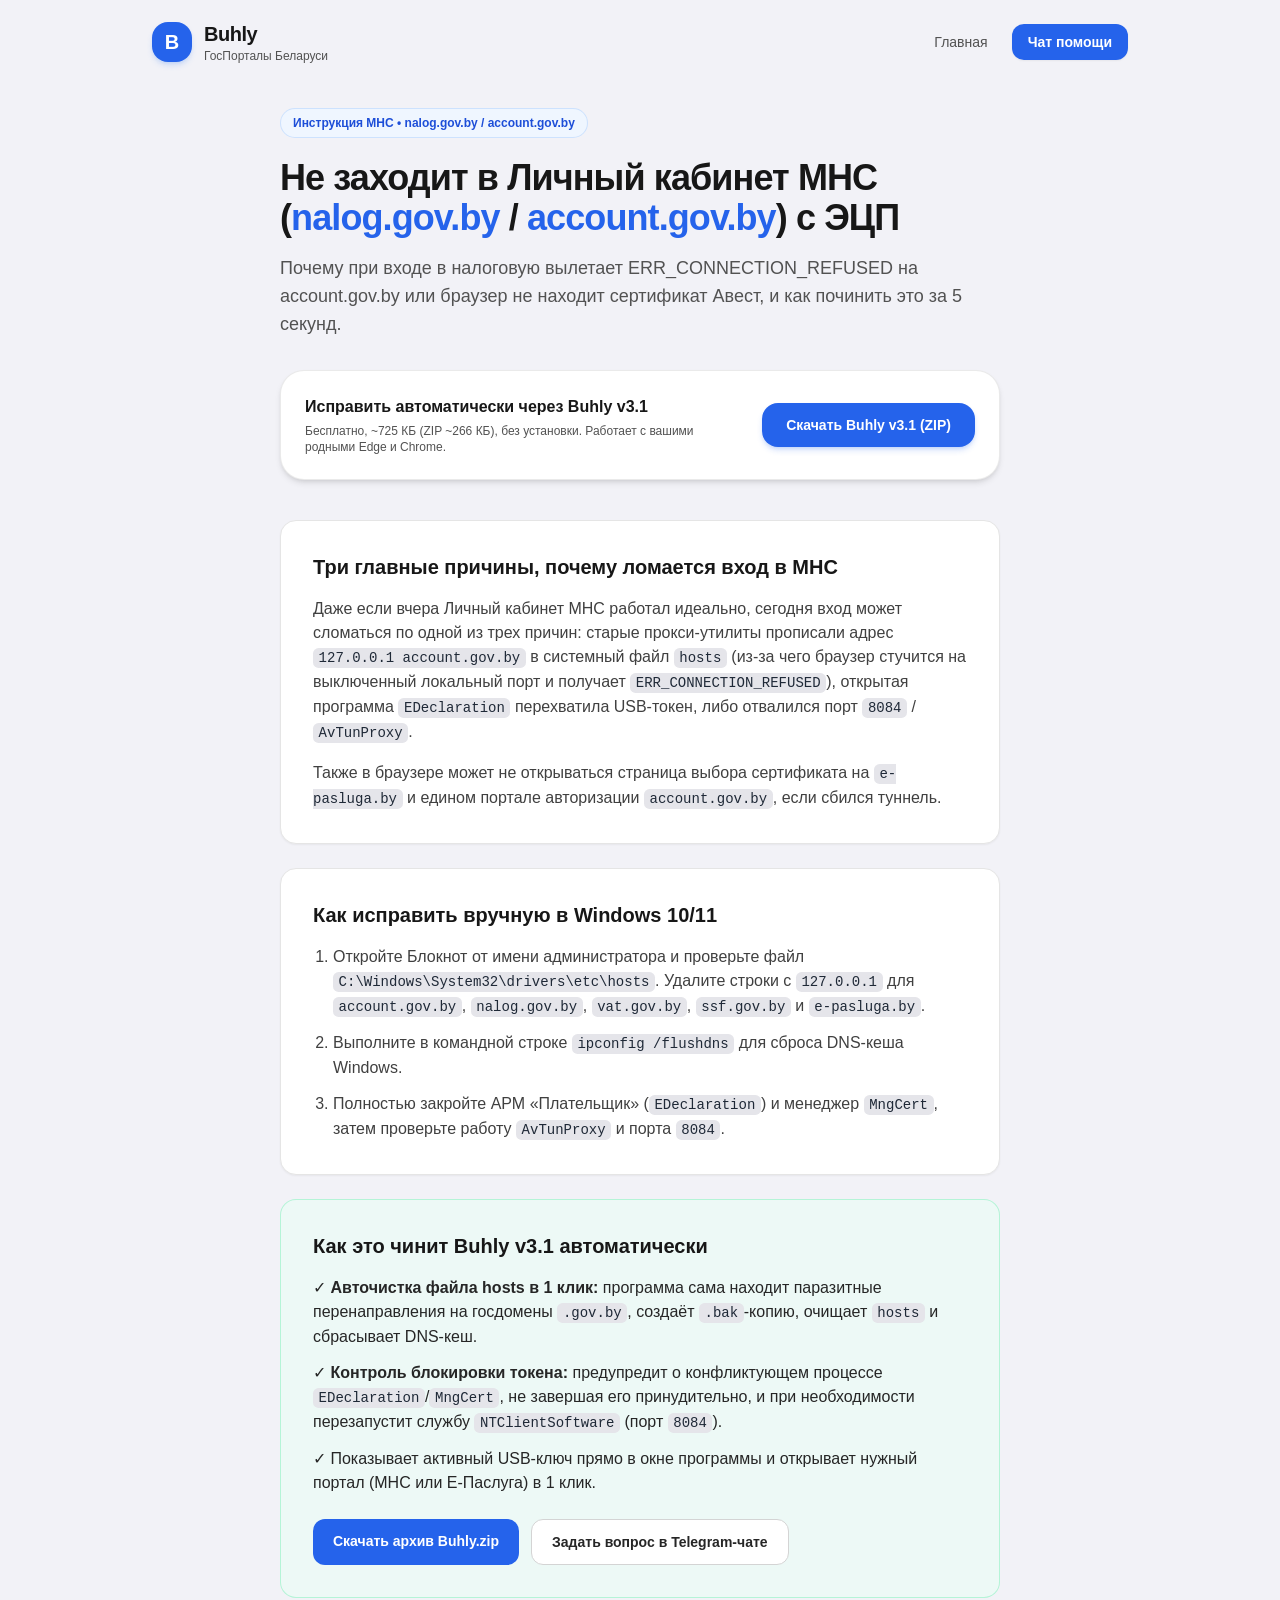
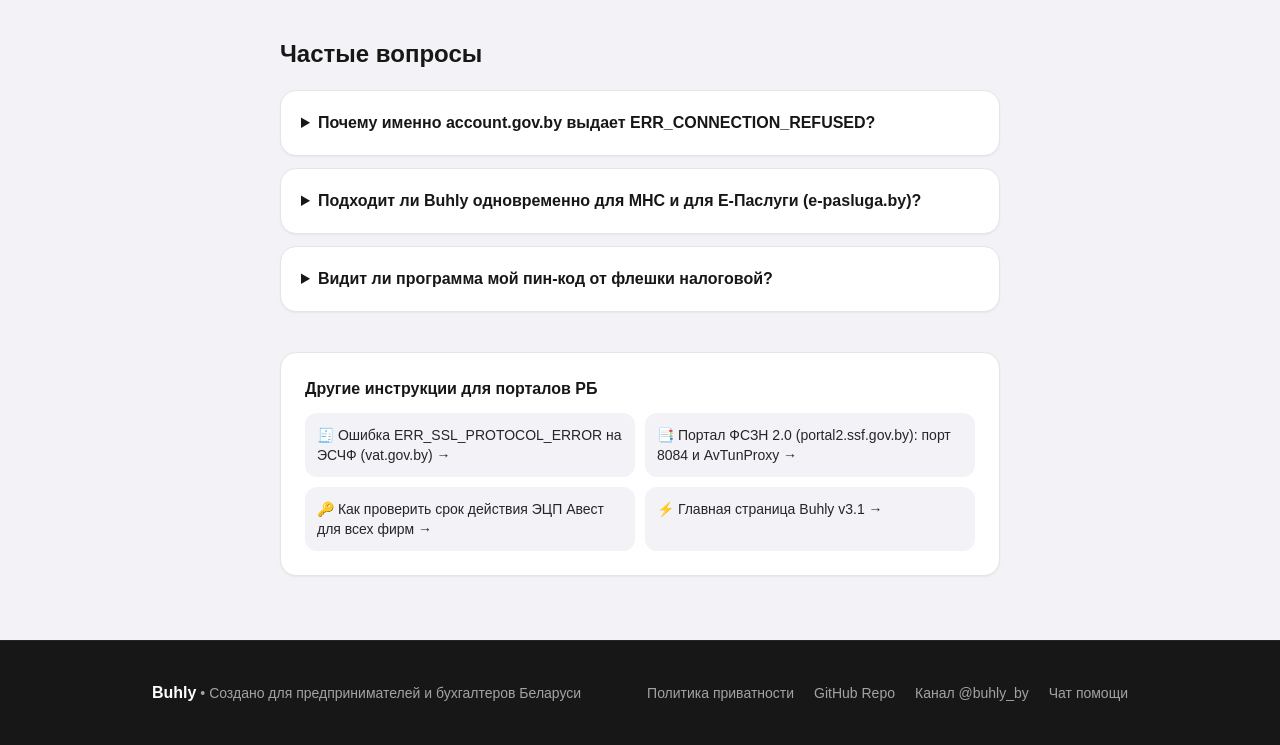
<file: mns-nalog-avest.html>
<!DOCTYPE html>
<html lang="ru">
<head>
  <meta charset="UTF-8">
  <meta name="viewport" content="width=device-width, initial-scale=1.0">
  <title>Не заходит в Личный кабинет МНС (nalog.gov.by и account.gov.by) с ЭЦП Авест | Buhly</title>
  <meta name="description" content="Ошибка ERR_CONNECTION_REFUSED на account.gov.by, не видит ключ Авест в Личном кабинете МНС nalog.gov.by: быстрое исправление файла hosts, порта 8084 и проверка блокировки токена.">
  <meta name="keywords" content="не заходит в личный кабинет мнс, nalog.gov.by не открывается, account.gov.by err_connection_refused, налоговая не видит эцп, очистить hosts account.gov.by">
  <link rel="canonical" href="https://buhly.by/mns-nalog-avest.html">
  <link rel="icon" href="favicon.ico">

  <!-- Open Graph -->
  <meta property="og:title" content="Не заходит в Личный кабинет МНС (nalog.gov.by и account.gov.by) с ЭЦП Авест | Buhly">
  <meta property="og:description" content="Ошибка ERR_CONNECTION_REFUSED на account.gov.by, не видит ключ Авест в Личном кабинете МНС nalog.gov.by: быстрое исправление файла hosts, порта 8084 и проверка блокировки токена.">
  <meta property="og:type" content="article">
  <meta property="og:url" content="https://buhly.by/mns-nalog-avest.html">
  <meta property="og:image" content="https://buhly.by/screenshots/buhly_v3_overview.png">
  <meta property="og:locale" content="ru_RU">
  <meta name="twitter:card" content="summary_large_image">
  <meta name="twitter:title" content="Не заходит в Личный кабинет МНС (nalog.gov.by и account.gov.by) с ЭЦП Авест | Buhly">
  <meta name="twitter:description" content="Ошибка ERR_CONNECTION_REFUSED на account.gov.by, не видит ключ Авест в Личном кабинете МНС nalog.gov.by: быстрое исправление файла hosts, порта 8084 и проверка блокировки токена.">
  <meta name="twitter:image" content="https://buhly.by/screenshots/buhly_v3_overview.png">
  <link rel="stylesheet" href="styles.css">

  <script type="application/ld+json">
{
  "@context": "https://schema.org",
  "@type": "FAQPage",
  "mainEntity": [
    {
      "@type": "Question",
      "name": "Почему именно account.gov.by выдает ERR_CONNECTION_REFUSED?",
      "acceptedAnswer": {
        "@type": "Answer",
        "text": "Некоторые старые программы для криптографии перехватывают трафик через системный файл hosts (127.0.0.1 account.gov.by). Когда старая программа не запущена, браузер пытается подключиться к вашему же компьютеру вместо реального сервера."
      }
    },
    {
      "@type": "Question",
      "name": "Подходит ли Buhly одновременно для МНС и для Е-Паслуги (e-pasluga.by)?",
      "acceptedAnswer": {
        "@type": "Answer",
        "text": "Да, в Buhly v3.1 есть отдельные кнопки для Личного кабинета МНС, ФСЗН 2.0, ЭСЧФ (vat.gov.by) и Е-Паслуги (e-pasluga.by)."
      }
    },
    {
      "@type": "Question",
      "name": "Видит ли программа мой пин-код от флешки налоговой?",
      "acceptedAnswer": {
        "@type": "Answer",
        "text": "Нет. Ввод пин-кода происходит только в стандартном системном окне Авест/ГосСУОК при входе на сайт министерства."
      }
    }
  ]
}
  </script>
</head>
<body class="bg-[#F2F2F7] text-neutral-900 min-h-screen antialiased flex flex-col justify-between">

  <!-- Navigation -->
  <nav class="max-w-5xl mx-auto w-full px-6 py-5 flex items-center justify-between flex-wrap gap-3">
    <a href="https://buhly.by/" class="flex items-center gap-3 min-w-0">
      <div class="w-10 h-10 shrink-0 rounded-2xl bg-blue-600 flex items-center justify-center text-white font-extrabold text-xl shadow-md shadow-blue-500/20">
        B
      </div>
      <div class="min-w-0">
        <span class="font-extrabold text-xl tracking-tight text-neutral-900">Buhly</span>
        <span class="text-xs text-neutral-600 block font-medium">ГосПорталы Беларуси</span>
      </div>
    </a>
    <div class="flex items-center flex-wrap gap-2 sm:gap-3">
      <a href="https://buhly.by/" class="text-sm font-medium text-neutral-600 hover:text-neutral-900 transition px-3 py-1.5 rounded-lg hover:bg-neutral-200/50">
        Главная
      </a>
      <a href="https://t.me/buhly_by_chat" target="_blank" rel="noopener" data-goal="tg_chat" class="text-sm font-semibold text-white bg-blue-600 hover:bg-blue-700 transition px-4 py-2 rounded-xl shadow-sm">
        Чат помощи
      </a>
    </div>
  </nav>

  <!-- Article Main -->
  <main class="max-w-3xl mx-auto w-full px-6 pt-6 pb-16">
    <div class="inline-flex items-center gap-2 bg-blue-50 border border-blue-200/70 text-blue-700 text-xs font-semibold px-3 py-1.5 rounded-full mb-5">
      <span>Инструкция МНС • nalog.gov.by / account.gov.by</span>
    </div>

    <h1 class="text-3xl md:text-4xl font-extrabold tracking-tight text-neutral-900 leading-tight break-words">
      Не заходит в Личный кабинет МНС (<span class="text-blue-600">nalog.gov.by</span> / <span class="text-blue-600">account.gov.by</span>) с ЭЦП
    </h1>

    <p class="text-base md:text-lg text-neutral-600 mt-4 leading-relaxed">
      Почему при входе в налоговую вылетает ERR_CONNECTION_REFUSED на account.gov.by или браузер не находит сертификат Авест, и как починить это за 5 секунд.
    </p>

    <!-- Download CTA Banner -->
    <div class="mt-8 bg-white rounded-3xl p-6 shadow-md border border-neutral-200/80 flex flex-col sm:flex-row items-start sm:items-center justify-between gap-4">
      <div>
        <div class="font-bold text-neutral-900 text-base">Исправить автоматически через Buhly v3.1</div>
        <div class="text-xs text-neutral-600 mt-1">Бесплатно, ~725 КБ (ZIP ~266 КБ), без установки. Работает с вашими родными Edge и Chrome.</div>
      </div>
      <a href="https://github.com/narard/buhly-rb/releases/latest/download/Buhly.zip" data-goal="download_zip" class="w-full sm:w-auto shrink-0 px-6 py-3 bg-blue-600 hover:bg-blue-700 text-white font-bold text-sm rounded-2xl shadow-md shadow-blue-600/20 transition text-center">
        Скачать Buhly v3.1 (ZIP)
      </a>
    </div>

    <!-- Why Section -->
    <section class="mt-10 bg-white rounded-2xl p-6 md:p-8 border border-neutral-200 shadow-sm space-y-4">
      <h2 class="text-xl font-extrabold text-neutral-900">Три главные причины, почему ломается вход в МНС</h2>
      <p class="text-sm md:text-base text-neutral-700 leading-relaxed">Даже если вчера Личный кабинет МНС работал идеально, сегодня вход может сломаться по одной из трех причин: старые прокси-утилиты прописали адрес <code>127.0.0.1 account.gov.by</code> в системный файл <code>hosts</code> (из-за чего браузер стучится на выключенный локальный порт и получает <code>ERR_CONNECTION_REFUSED</code>), открытая программа <code>EDeclaration</code> перехватила USB-токен, либо отвалился порт <code>8084</code> / <code>AvTunProxy</code>.</p>
      <p class="text-sm md:text-base text-neutral-700 leading-relaxed">Также в браузере может не открываться страница выбора сертификата на <code>e-pasluga.by</code> и едином портале авторизации <code>account.gov.by</code>, если сбился туннель.</p>
    </section>

    <!-- Manual Steps -->
    <section class="mt-6 bg-white rounded-2xl p-6 md:p-8 border border-neutral-200 shadow-sm">
      <h2 class="text-xl font-extrabold text-neutral-900 mb-4">Как исправить вручную в Windows 10/11</h2>
      <ol class="list-decimal pl-5 space-y-3 text-sm md:text-base text-neutral-700 leading-relaxed">
        <li>Откройте Блокнот от имени администратора и проверьте файл <code>C:\Windows\System32\drivers\etc\hosts</code>. Удалите строки с <code>127.0.0.1</code> для <code>account.gov.by</code>, <code>nalog.gov.by</code>, <code>vat.gov.by</code>, <code>ssf.gov.by</code> и <code>e-pasluga.by</code>.</li>
        <li>Выполните в командной строке <code>ipconfig /flushdns</code> для сброса DNS-кеша Windows.</li>
        <li>Полностью закройте АРМ «Плательщик» (<code>EDeclaration</code>) и менеджер <code>MngCert</code>, затем проверьте работу <code>AvTunProxy</code> и порта <code>8084</code>.</li>
      </ol>
    </section>

    <!-- Auto Solution -->
    <section class="mt-6 bg-emerald-50/70 rounded-2xl p-6 md:p-8 border border-emerald-200/80">
      <h2 class="text-xl font-extrabold text-neutral-900 mb-4">Как это чинит Buhly v3.1 автоматически</h2>
      <ul class="space-y-3 text-sm md:text-base text-neutral-800 leading-relaxed">
        <li>✓ <b>Авточистка файла hosts в 1 клик:</b> программа сама находит паразитные перенаправления на госдомены <code>.gov.by</code>, создаёт <code>.bak</code>-копию, очищает <code>hosts</code> и сбрасывает DNS-кеш.</li>
        <li>✓ <b>Контроль блокировки токена:</b> предупредит о конфликтующем процессе <code>EDeclaration</code>/<code>MngCert</code>, не завершая его принудительно, и при необходимости перезапустит службу <code>NTClientSoftware</code> (порт <code>8084</code>).</li>
        <li>✓ Показывает активный USB-ключ прямо в окне программы и открывает нужный портал (МНС или Е-Паслуга) в 1 клик.</li>
      </ul>
      <div class="mt-6 flex flex-wrap gap-3">
        <a href="https://github.com/narard/buhly-rb/releases/latest/download/Buhly.zip" data-goal="download_zip" class="px-5 py-3 bg-blue-600 hover:bg-blue-700 text-white font-bold text-sm rounded-xl transition">
          Скачать архив Buhly.zip
        </a>
        <a href="https://t.me/buhly_by_chat" target="_blank" rel="noopener" data-goal="tg_chat" class="px-5 py-3 bg-white hover:bg-neutral-50 text-neutral-800 font-semibold text-sm rounded-xl border border-neutral-300 transition">
          Задать вопрос в Telegram-чате
        </a>
      </div>
    </section>

    <!-- FAQ -->
    <section class="mt-10">
      <h2 class="text-2xl font-extrabold text-neutral-900 mb-5">Частые вопросы</h2>
      <div class="space-y-3">
        <details class="bg-white p-5 rounded-2xl border border-neutral-200 shadow-sm cursor-pointer">
          <summary class="font-bold text-neutral-900 text-base">Почему именно account.gov.by выдает ERR_CONNECTION_REFUSED?</summary>
          <p class="text-sm text-neutral-600 mt-3 leading-relaxed">Некоторые старые программы для криптографии перехватывают трафик через системный файл hosts (127.0.0.1 account.gov.by). Когда старая программа не запущена, браузер пытается подключиться к вашему же компьютеру вместо реального сервера.</p>
        </details>
        <details class="bg-white p-5 rounded-2xl border border-neutral-200 shadow-sm cursor-pointer">
          <summary class="font-bold text-neutral-900 text-base">Подходит ли Buhly одновременно для МНС и для Е-Паслуги (e-pasluga.by)?</summary>
          <p class="text-sm text-neutral-600 mt-3 leading-relaxed">Да, в Buhly v3.1 есть отдельные кнопки для Личного кабинета МНС, ФСЗН 2.0, ЭСЧФ (vat.gov.by) и Е-Паслуги (e-pasluga.by).</p>
        </details>
        <details class="bg-white p-5 rounded-2xl border border-neutral-200 shadow-sm cursor-pointer">
          <summary class="font-bold text-neutral-900 text-base">Видит ли программа мой пин-код от флешки налоговой?</summary>
          <p class="text-sm text-neutral-600 mt-3 leading-relaxed">Нет. Ввод пин-кода происходит только в стандартном системном окне Авест/ГосСУОК при входе на сайт министерства.</p>
        </details>
      </div>
    </section>

    <!-- Other Guides -->
    <section class="mt-10 bg-white p-6 rounded-2xl border border-neutral-200 shadow-sm">
      <h2 class="font-bold text-base text-neutral-900 mb-3">Другие инструкции для порталов РБ</h2>
      <div class="grid sm:grid-cols-2 gap-2.5 text-sm">
        <a href="vat-err-ssl.html" class="p-3 rounded-xl bg-[#F2F2F7] hover:bg-blue-50 text-neutral-800 hover:text-blue-700 font-medium transition block">🧾 Ошибка ERR_SSL_PROTOCOL_ERROR на ЭСЧФ (vat.gov.by) →</a>
        <a href="fszn-8084.html" class="p-3 rounded-xl bg-[#F2F2F7] hover:bg-blue-50 text-neutral-800 hover:text-blue-700 font-medium transition block">📑 Портал ФСЗН 2.0 (portal2.ssf.gov.by): порт 8084 и AvTunProxy →</a>
        <a href="avest-srok-ecp.html" class="p-3 rounded-xl bg-[#F2F2F7] hover:bg-blue-50 text-neutral-800 hover:text-blue-700 font-medium transition block">🔑 Как проверить срок действия ЭЦП Авест для всех фирм →</a>
        <a href="https://buhly.by/" class="p-3 rounded-xl bg-[#F2F2F7] hover:bg-blue-50 text-neutral-800 hover:text-blue-700 font-medium transition block">⚡ Главная страница Buhly v3.1 →</a>
      </div>
    </section>
  </main>

  <!-- Footer -->
  <footer class="bg-neutral-900 text-neutral-400 py-10 border-t border-neutral-800 text-sm">
    <div class="max-w-5xl mx-auto px-6 flex flex-col sm:flex-row items-center justify-between gap-4">
      <div>
        <a href="https://buhly.by/" class="text-white font-bold text-base hover:underline">Buhly</a> • Создано для предпринимателей и бухгалтеров Беларуси
      </div>
      <div class="flex items-center flex-wrap gap-5">
        <a href="privacy.html" class="hover:text-white transition">Политика приватности</a>
        <a href="https://github.com/narard/buhly-rb" target="_blank" rel="noopener" data-goal="github_click" class="hover:text-white transition">GitHub Repo</a>
        <a href="https://t.me/buhly_by" target="_blank" rel="noopener" data-goal="tg_channel" class="hover:text-white transition">Канал @buhly_by</a>
        <a href="https://t.me/buhly_by_chat" target="_blank" rel="noopener" data-goal="tg_chat" class="hover:text-white transition">Чат помощи</a>
      </div>
    </div>
  </footer>

  <!-- Cookie-free Click & UTM Helper (0% cookies, 0% localStorage, Закон РБ № 99-З) -->
  <script>
    (function () {
      var utmKeys = ['utm_source', 'utm_medium', 'utm_campaign', 'utm_content', 'utm_term'];
      var params = new URLSearchParams(window.location.search || '');
      var activeUtm = {};
      var hasUtm = false;
      utmKeys.forEach(function (k) {
        var v = params.get(k);
        if (v) { activeUtm[k] = v; hasUtm = true; }
      });

      window.buhlyEvents = window.buhlyEvents || [];
      window.buhlyTrack = function (goal, url) {
        var payload = { goal: goal, url: url || '', path: window.location.pathname, utm: activeUtm, ts: Date.now() };
        window.buhlyEvents.push(payload);
        try {
          window.dispatchEvent(new CustomEvent('buhly:goal', { detail: payload }));
        } catch (e) {}
        if (goal === 'download_zip' || goal === 'download_exe') {
          var pingUrl = 'https://api.buhly.by/api/download/' + (goal === 'download_exe' ? 'exe' : 'zip') + '?ping=1';
          try {
            if (window.fetch) {
              window.fetch(pingUrl, { method: 'GET', mode: 'no-cors', keepalive: true }).catch(function () {});
              return;
            }
            if (navigator.sendBeacon) {
              navigator.sendBeacon(pingUrl);
            }
          } catch (e) {}
        }
      };

      var links = document.querySelectorAll('a[href]');
      for (var i = 0; i < links.length; i++) {
        (function (a) {
          var href = a.getAttribute('href') || '';
          var goal = a.getAttribute('data-goal');
          if (!goal) {
            if (href.indexOf('releases/latest/download/Buhly.zip') !== -1 || href.indexOf('Buhly.zip') !== -1) {
              goal = 'download_zip';
            } else if (href.indexOf('releases/latest/download/Buhly.exe') !== -1 || href.indexOf('Buhly.exe') !== -1) {
              goal = 'download_exe';
            } else if (href.indexOf('t.me/buhly_by_chat') !== -1) {
              goal = 'tg_chat';
            } else if (href.indexOf('t.me/buhly_by') !== -1) {
              goal = 'tg_channel';
            } else if (href.indexOf('github.com/narard/buhly-rb') !== -1) {
              goal = 'github_click';
            }
            if (goal) a.setAttribute('data-goal', goal);
          }

          if (hasUtm && href && href.charAt(0) !== '#' && href.indexOf('mailto:') !== 0) {
            var isInternal = href.indexOf('http') !== 0 || href.indexOf('https://buhly.by/') === 0;
            var isGithubPage = href.indexOf('https://github.com/narard/buhly-rb') === 0 && href.indexOf('.zip') === -1 && href.indexOf('.exe') === -1;
            if (isInternal || isGithubPage) {
              try {
                var base = window.location.protocol.indexOf('http') === 0 ? window.location.href : 'https://buhly.by/';
                var u = new URL(href, base);
                utmKeys.forEach(function (k) {
                  if (activeUtm[k] && !u.searchParams.has(k)) u.searchParams.set(k, activeUtm[k]);
                });
                if (href.indexOf('http') !== 0) {
                  a.setAttribute('href', href.split('?')[0].split('#')[0] + u.search + u.hash);
                } else {
                  a.setAttribute('href', u.toString());
                }
              } catch (e) {}
            }
          }

          if (goal) {
            a.addEventListener('click', function () {
              window.buhlyTrack(goal, a.href);
            });
          }
        })(links[i]);
      }
    })();
  </script>
  <!-- Cloudflare Web Analytics --><script type="module" src="https://static.cloudflareinsights.com/beacon.min.js" data-cf-beacon='{"token": "41c6c66b6e064606a506e2577db47e59"}'></script><!-- End Cloudflare Web Analytics -->
</body>
</html>
</file>
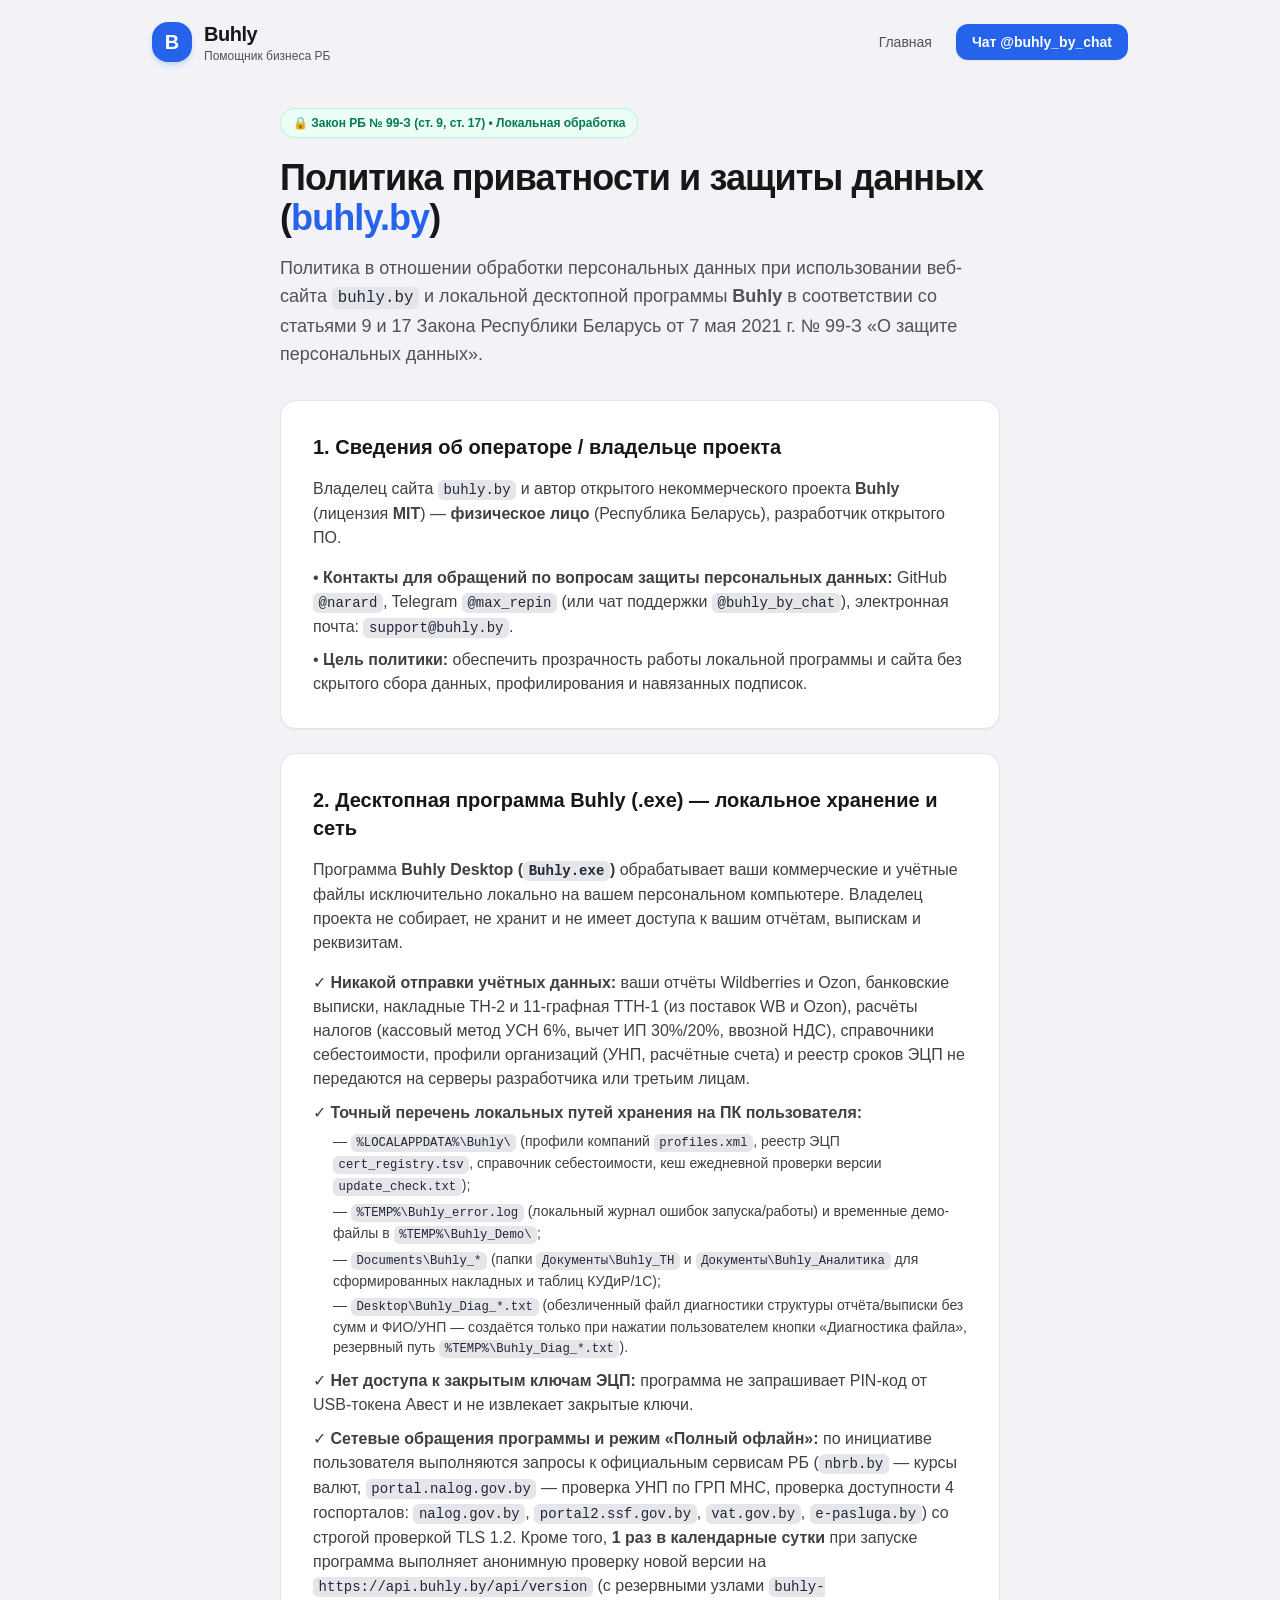
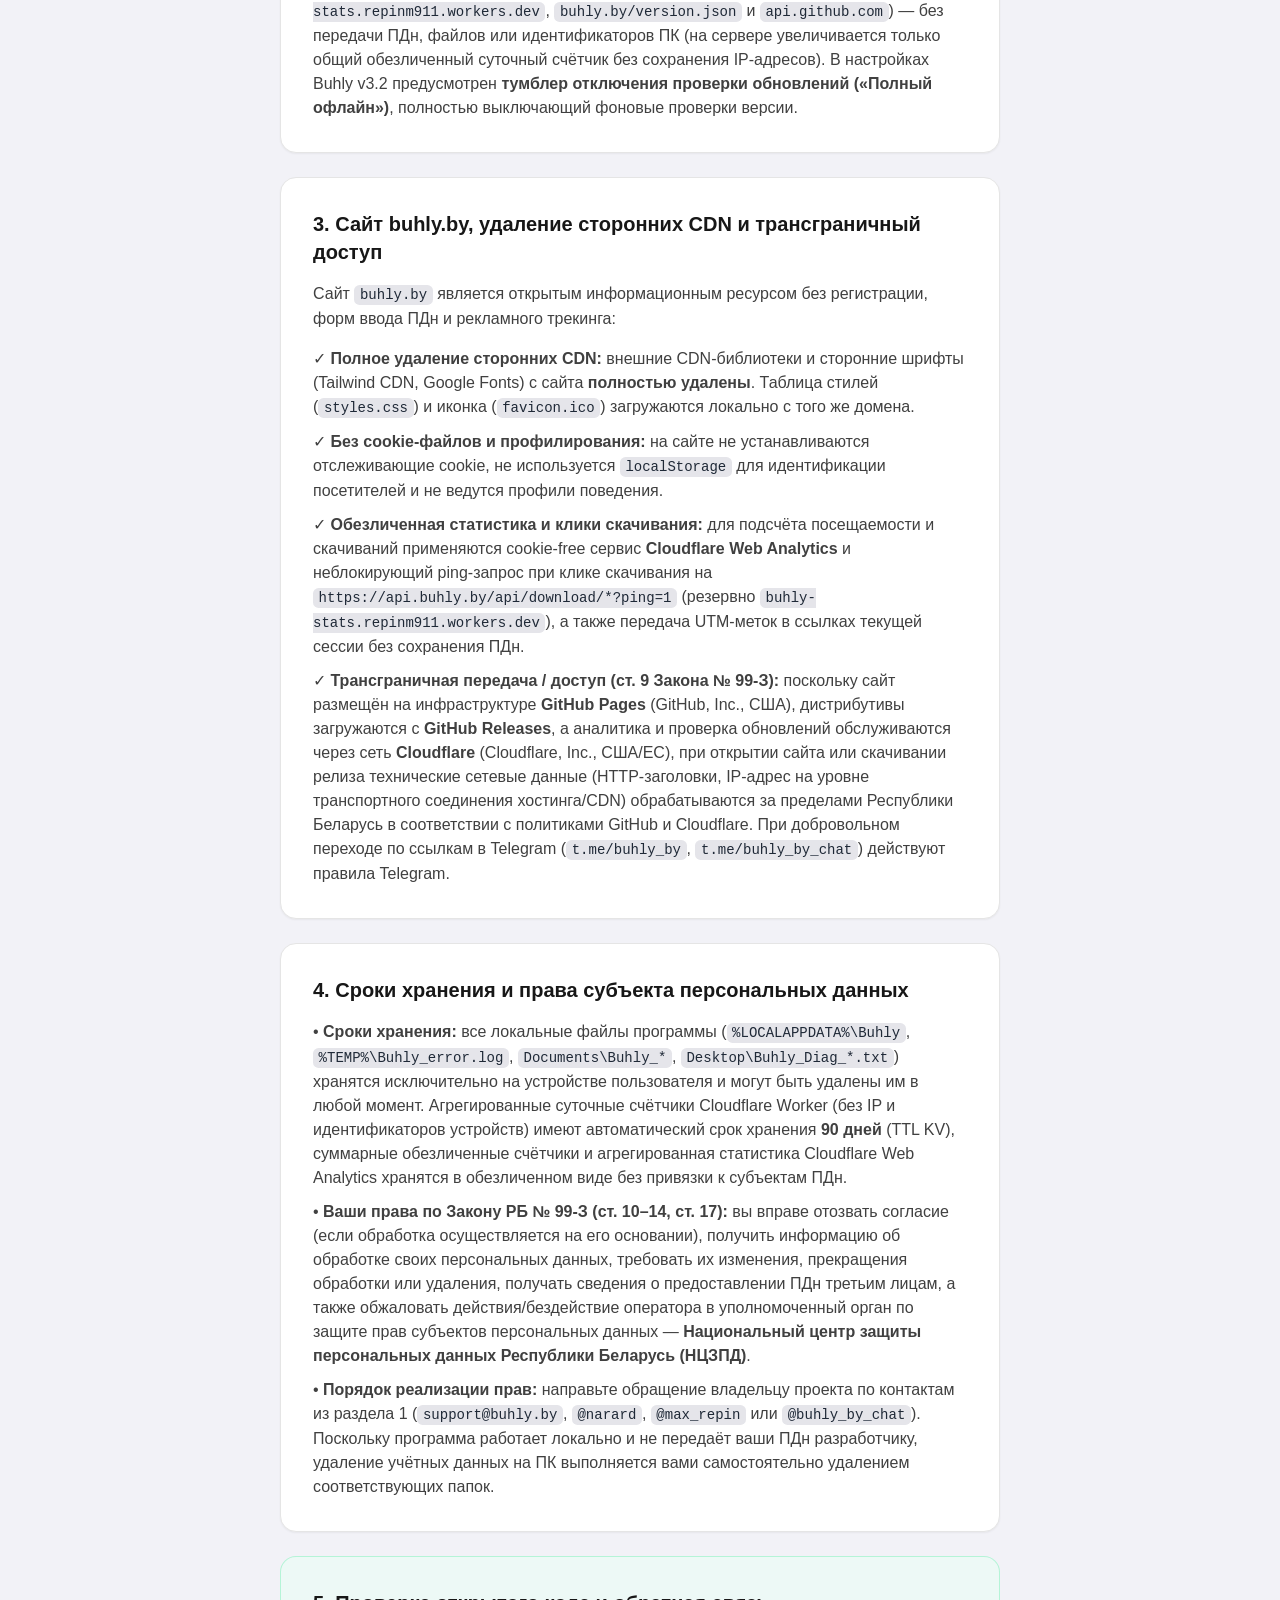
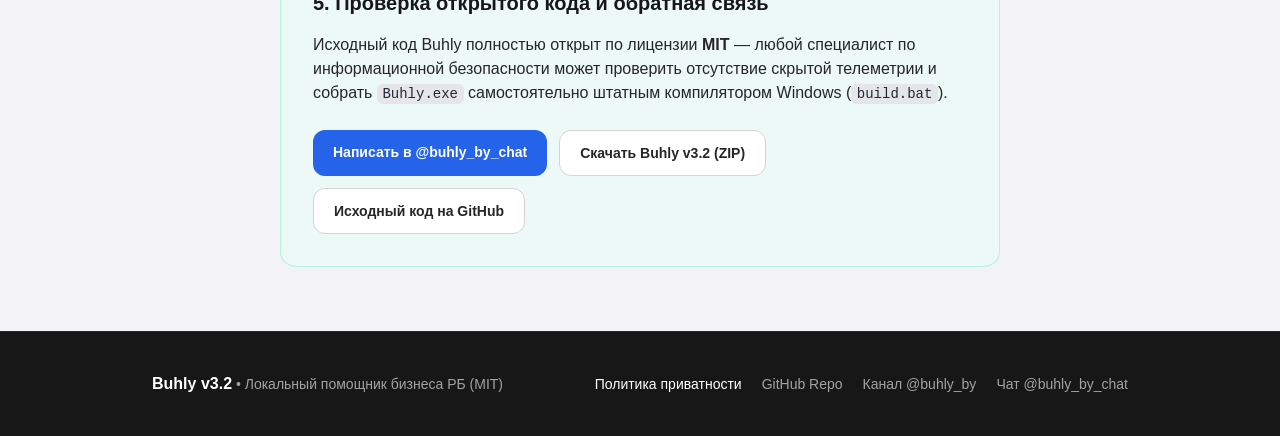
<file: privacy.html>
<!DOCTYPE html>
<html lang="ru">
<head>
  <meta charset="UTF-8">
  <meta name="viewport" content="width=device-width, initial-scale=1.0">
  <title>Политика приватности и защиты данных (Закон РБ № 99-З) | Buhly</title>
  <meta name="description" content="Политика конфиденциальности и обработки персональных данных сайта buhly.by и локальной программы Buhly в соответствии со ст. 9 и ст. 17 Закона Республики Беларусь № 99-З.">
  <meta name="keywords" content="политика приватности buhly, закон 99-з персональные данные, 0 телеметрии buhly, локальная бухгалтерия беларусь">
  <link rel="canonical" href="https://buhly.by/privacy.html">
  <link rel="icon" href="favicon.ico">

  <!-- Open Graph -->
  <meta property="og:title" content="Политика приватности и защиты данных (Закон РБ № 99-З) | Buhly">
  <meta property="og:description" content="Buhly Desktop работает 100% локально (0% ПДн-телеметрии), а сайт buhly.by не использует tracking-cookies, профилирование и сторонние CDN.">
  <meta property="og:type" content="website">
  <meta property="og:url" content="https://buhly.by/privacy.html">
  <meta property="og:image" content="https://buhly.by/screenshots/buhly_v3_overview.png">
  <meta property="og:locale" content="ru_RU">
  <meta name="twitter:card" content="summary_large_image">
  <meta name="twitter:title" content="Политика приватности и защиты данных (Закон РБ № 99-З) | Buhly">
  <meta name="twitter:description" content="Buhly Desktop работает 100% локально (0% ПДн-телеметрии), а сайт buhly.by не использует tracking-cookies, профилирование и сторонние CDN.">
  <meta name="twitter:image" content="https://buhly.by/screenshots/buhly_v3_overview.png">
  <link rel="stylesheet" href="styles.css">
</head>
<body class="bg-[#F2F2F7] text-neutral-900 min-h-screen antialiased flex flex-col justify-between">

  <!-- Navigation -->
  <nav class="max-w-5xl mx-auto w-full px-6 py-5 flex items-center justify-between flex-wrap gap-3">
    <a href="https://buhly.by/" class="flex items-center gap-3 min-w-0">
      <div class="w-10 h-10 shrink-0 rounded-2xl bg-blue-600 flex items-center justify-center text-white font-extrabold text-xl shadow-md shadow-blue-500/20">
        B
      </div>
      <div class="min-w-0">
        <span class="font-extrabold text-xl tracking-tight text-neutral-900">Buhly</span>
        <span class="text-xs text-neutral-600 block font-medium">Помощник бизнеса РБ</span>
      </div>
    </a>
    <div class="flex items-center flex-wrap gap-2 sm:gap-3">
      <a href="https://buhly.by/" class="text-sm font-medium text-neutral-600 hover:text-neutral-900 transition px-3 py-1.5 rounded-lg hover:bg-neutral-200/50">
        Главная
      </a>
      <a href="https://t.me/buhly_by_chat" target="_blank" rel="noopener" data-goal="tg_chat" class="text-sm font-semibold text-white bg-blue-600 hover:bg-blue-700 transition px-4 py-2 rounded-xl shadow-sm">
        Чат @buhly_by_chat
      </a>
    </div>
  </nav>

  <!-- Main Content -->
  <main class="max-w-3xl mx-auto w-full px-6 pt-6 pb-16">
    <div class="inline-flex items-center gap-2 bg-emerald-50 border border-emerald-200/70 text-emerald-700 text-xs font-semibold px-3 py-1.5 rounded-full mb-5">
      <span>🔒 Закон РБ № 99-З (ст. 9, ст. 17) • Локальная обработка</span>
    </div>

    <h1 class="text-3xl md:text-4xl font-extrabold tracking-tight text-neutral-900 leading-tight break-words">
      Политика приватности и защиты данных (<span class="text-blue-600">buhly.by</span>)
    </h1>

    <p class="text-base md:text-lg text-neutral-600 mt-4 leading-relaxed">
      Политика в отношении обработки персональных данных при использовании веб-сайта <code>buhly.by</code> и локальной десктопной программы <strong>Buhly</strong> в соответствии со статьями 9 и 17 Закона Республики Беларусь от 7 мая 2021 г. № 99-З «О защите персональных данных».
    </p>

    <section class="mt-8 bg-white rounded-2xl p-6 md:p-8 border border-neutral-200 shadow-sm space-y-4">
      <h2 class="text-xl font-extrabold text-neutral-900">1. Сведения об операторе / владельце проекта</h2>
      <p class="text-sm md:text-base text-neutral-700 leading-relaxed">
        Владелец сайта <code>buhly.by</code> и автор открытого некоммерческого проекта <strong>Buhly</strong> (лицензия <strong>MIT</strong>) — <strong>физическое лицо</strong> (Республика Беларусь), разработчик открытого ПО.
      </p>
      <ul class="space-y-2 text-sm md:text-base text-neutral-700 leading-relaxed">
        <li>• <strong>Контакты для обращений по вопросам защиты персональных данных:</strong> GitHub <code>@narard</code>, Telegram <code>@max_repin</code> (или чат поддержки <code>@buhly_by_chat</code>), электронная почта: <code>support@buhly.by</code>.</li>
        <li>• <strong>Цель политики:</strong> обеспечить прозрачность работы локальной программы и сайта без скрытого сбора данных, профилирования и навязанных подписок.</li>
      </ul>
    </section>

    <section class="mt-6 bg-white rounded-2xl p-6 md:p-8 border border-neutral-200 shadow-sm space-y-4">
      <h2 class="text-xl font-extrabold text-neutral-900">2. Десктопная программа Buhly (.exe) — локальное хранение и сеть</h2>
      <p class="text-sm md:text-base text-neutral-700 leading-relaxed">
        Программа <strong>Buhly Desktop (<code>Buhly.exe</code>)</strong> обрабатывает ваши коммерческие и учётные файлы исключительно локально на вашем персональном компьютере. Владелец проекта не собирает, не хранит и не имеет доступа к вашим отчётам, выпискам и реквизитам.
      </p>
      <ul class="space-y-2.5 text-sm md:text-base text-neutral-700 leading-relaxed">
        <li>✓ <strong>Никакой отправки учётных данных:</strong> ваши отчёты Wildberries и Ozon, банковские выписки, накладные ТН-2 и 11-графная ТТН-1 (из поставок WB и Ozon), расчёты налогов (кассовый метод УСН 6%, вычет ИП 30%/20%, ввозной НДС), справочники себестоимости, профили организаций (УНП, расчётные счета) и реестр сроков ЭЦП не передаются на серверы разработчика или третьим лицам.</li>
        <li>✓ <strong>Точный перечень локальных путей хранения на ПК пользователя:</strong>
          <ul class="pl-5 mt-1.5 space-y-1 text-sm">
            <li>— <code>%LOCALAPPDATA%\Buhly\</code> (профили компаний <code>profiles.xml</code>, реестр ЭЦП <code>cert_registry.tsv</code>, справочник себестоимости, кеш ежедневной проверки версии <code>update_check.txt</code>);</li>
            <li>— <code>%TEMP%\Buhly_error.log</code> (локальный журнал ошибок запуска/работы) и временные демо-файлы в <code>%TEMP%\Buhly_Demo\</code>;</li>
            <li>— <code>Documents\Buhly_*</code> (папки <code>Документы\Buhly_ТН</code> и <code>Документы\Buhly_Аналитика</code> для сформированных накладных и таблиц КУДиР/1С);</li>
            <li>— <code>Desktop\Buhly_Diag_*.txt</code> (обезличенный файл диагностики структуры отчёта/выписки без сумм и ФИО/УНП — создаётся только при нажатии пользователем кнопки «Диагностика файла», резервный путь <code>%TEMP%\Buhly_Diag_*.txt</code>).</li>
          </ul>
        </li>
        <li>✓ <strong>Нет доступа к закрытым ключам ЭЦП:</strong> программа не запрашивает PIN-код от USB-токена Авест и не извлекает закрытые ключи.</li>
        <li>✓ <strong>Сетевые обращения программы и режим «Полный офлайн»:</strong> по инициативе пользователя выполняются запросы к официальным сервисам РБ (<code>nbrb.by</code> — курсы валют, <code>portal.nalog.gov.by</code> — проверка УНП по ГРП МНС, проверка доступности 4 госпорталов: <code>nalog.gov.by</code>, <code>portal2.ssf.gov.by</code>, <code>vat.gov.by</code>, <code>e-pasluga.by</code>) со строгой проверкой TLS 1.2. Кроме того, <strong>1 раз в календарные сутки</strong> при запуске программа выполняет анонимную проверку новой версии на <code>https://api.buhly.by/api/version</code> (с резервными узлами <code>buhly-stats.repinm911.workers.dev</code>, <code>buhly.by/version.json</code> и <code>api.github.com</code>) — без передачи ПДн, файлов или идентификаторов ПК (на сервере увеличивается только общий обезличенный суточный счётчик без сохранения IP-адресов). В настройках Buhly v3.2 предусмотрен <strong>тумблер отключения проверки обновлений («Полный офлайн»)</strong>, полностью выключающий фоновые проверки версии.</li>
      </ul>
    </section>

    <section class="mt-6 bg-white rounded-2xl p-6 md:p-8 border border-neutral-200 shadow-sm space-y-4">
      <h2 class="text-xl font-extrabold text-neutral-900">3. Сайт buhly.by, удаление сторонних CDN и трансграничный доступ</h2>
      <p class="text-sm md:text-base text-neutral-700 leading-relaxed">
        Сайт <code>buhly.by</code> является открытым информационным ресурсом без регистрации, форм ввода ПДн и рекламного трекинга:
      </p>
      <ul class="space-y-2.5 text-sm md:text-base text-neutral-700 leading-relaxed">
        <li>✓ <strong>Полное удаление сторонних CDN:</strong> внешние CDN-библиотеки и сторонние шрифты (Tailwind CDN, Google Fonts) с сайта <strong>полностью удалены</strong>. Таблица стилей (<code>styles.css</code>) и иконка (<code>favicon.ico</code>) загружаются локально с того же домена.</li>
        <li>✓ <strong>Без cookie-файлов и профилирования:</strong> на сайте не устанавливаются отслеживающие cookie, не используется <code>localStorage</code> для идентификации посетителей и не ведутся профили поведения.</li>
        <li>✓ <strong>Обезличенная статистика и клики скачивания:</strong> для подсчёта посещаемости и скачиваний применяются cookie-free сервис <strong>Cloudflare Web Analytics</strong> и неблокирующий ping-запрос при клике скачивания на <code>https://api.buhly.by/api/download/*?ping=1</code> (резервно <code>buhly-stats.repinm911.workers.dev</code>), а также передача UTM-меток в ссылках текущей сессии без сохранения ПДн.</li>
        <li>✓ <strong>Трансграничная передача / доступ (ст. 9 Закона № 99-З):</strong> поскольку сайт размещён на инфраструктуре <strong>GitHub Pages</strong> (GitHub, Inc., США), дистрибутивы загружаются с <strong>GitHub Releases</strong>, а аналитика и проверка обновлений обслуживаются через сеть <strong>Cloudflare</strong> (Cloudflare, Inc., США/ЕС), при открытии сайта или скачивании релиза технические сетевые данные (HTTP-заголовки, IP-адрес на уровне транспортного соединения хостинга/CDN) обрабатываются за пределами Республики Беларусь в соответствии с политиками GitHub и Cloudflare. При добровольном переходе по ссылкам в Telegram (<code>t.me/buhly_by</code>, <code>t.me/buhly_by_chat</code>) действуют правила Telegram.</li>
      </ul>
    </section>

    <section class="mt-6 bg-white rounded-2xl p-6 md:p-8 border border-neutral-200 shadow-sm space-y-4">
      <h2 class="text-xl font-extrabold text-neutral-900">4. Сроки хранения и права субъекта персональных данных</h2>
      <ul class="space-y-2.5 text-sm md:text-base text-neutral-700 leading-relaxed">
        <li>• <strong>Сроки хранения:</strong> все локальные файлы программы (<code>%LOCALAPPDATA%\Buhly</code>, <code>%TEMP%\Buhly_error.log</code>, <code>Documents\Buhly_*</code>, <code>Desktop\Buhly_Diag_*.txt</code>) хранятся исключительно на устройстве пользователя и могут быть удалены им в любой момент. Агрегированные суточные счётчики Cloudflare Worker (без IP и идентификаторов устройств) имеют автоматический срок хранения <strong>90 дней</strong> (TTL KV), суммарные обезличенные счётчики и агрегированная статистика Cloudflare Web Analytics хранятся в обезличенном виде без привязки к субъектам ПДн.</li>
        <li>• <strong>Ваши права по Закону РБ № 99-З (ст. 10–14, ст. 17):</strong> вы вправе отозвать согласие (если обработка осуществляется на его основании), получить информацию об обработке своих персональных данных, требовать их изменения, прекращения обработки или удаления, получать сведения о предоставлении ПДн третьим лицам, а также обжаловать действия/бездействие оператора в уполномоченный орган по защите прав субъектов персональных данных — <strong>Национальный центр защиты персональных данных Республики Беларусь (НЦЗПД)</strong>.</li>
        <li>• <strong>Порядок реализации прав:</strong> направьте обращение владельцу проекта по контактам из раздела 1 (<code>support@buhly.by</code>, <code>@narard</code>, <code>@max_repin</code> или <code>@buhly_by_chat</code>). Поскольку программа работает локально и не передаёт ваши ПДн разработчику, удаление учётных данных на ПК выполняется вами самостоятельно удалением соответствующих папок.</li>
      </ul>
    </section>

    <section class="mt-6 bg-emerald-50/70 rounded-2xl p-6 md:p-8 border border-emerald-200/80 space-y-4">
      <h2 class="text-xl font-extrabold text-neutral-900">5. Проверка открытого кода и обратная связь</h2>
      <p class="text-sm md:text-base text-neutral-800 leading-relaxed">
        Исходный код Buhly полностью открыт по лицензии <strong>MIT</strong> — любой специалист по информационной безопасности может проверить отсутствие скрытой телеметрии и собрать <code>Buhly.exe</code> самостоятельно штатным компилятором Windows (<code>build.bat</code>).
      </p>
      <div class="pt-2 flex flex-wrap gap-3">
        <a href="https://t.me/buhly_by_chat" target="_blank" rel="noopener" data-goal="tg_chat" class="px-5 py-3 bg-blue-600 hover:bg-blue-700 text-white font-bold text-sm rounded-xl transition">
          Написать в @buhly_by_chat
        </a>
        <a href="https://github.com/narard/buhly-rb/releases/latest/download/Buhly.zip" data-goal="download_zip" class="px-5 py-3 bg-white hover:bg-neutral-50 text-neutral-800 font-semibold text-sm rounded-xl border border-neutral-300 transition">
          Скачать Buhly v3.2 (ZIP)
        </a>
        <a href="https://github.com/narard/buhly-rb" target="_blank" rel="noopener" data-goal="github_click" class="px-5 py-3 bg-white hover:bg-neutral-50 text-neutral-800 font-semibold text-sm rounded-xl border border-neutral-300 transition">
          Исходный код на GitHub
        </a>
      </div>
    </section>
  </main>

  <!-- Footer -->
  <footer class="bg-neutral-900 text-neutral-400 py-10 border-t border-neutral-800 text-sm">
    <div class="max-w-5xl mx-auto px-6 flex flex-col sm:flex-row items-center justify-between gap-4">
      <div>
        <a href="https://buhly.by/" class="text-white font-bold text-base hover:underline">Buhly v3.2</a> • Локальный помощник бизнеса РБ (MIT)
      </div>
      <div class="flex items-center flex-wrap gap-5">
        <a href="privacy.html" class="text-white font-medium hover:underline transition">Политика приватности</a>
        <a href="https://github.com/narard/buhly-rb" target="_blank" rel="noopener" data-goal="github_click" class="hover:text-white transition">GitHub Repo</a>
        <a href="https://t.me/buhly_by" target="_blank" rel="noopener" data-goal="tg_channel" class="hover:text-white transition">Канал @buhly_by</a>
        <a href="https://t.me/buhly_by_chat" target="_blank" rel="noopener" data-goal="tg_chat" class="hover:text-white transition">Чат @buhly_by_chat</a>
      </div>
    </div>
  </footer>

  <!-- Cookie-free Click & UTM Helper (0% cookies, 0% localStorage, Закон РБ № 99-З) -->
  <script>
    (function () {
      var utmKeys = ['utm_source', 'utm_medium', 'utm_campaign', 'utm_content', 'utm_term'];
      var params = new URLSearchParams(window.location.search || '');
      var activeUtm = {};
      var hasUtm = false;
      utmKeys.forEach(function (k) {
        var v = params.get(k);
        if (v) { activeUtm[k] = v; hasUtm = true; }
      });

      window.buhlyEvents = window.buhlyEvents || [];
      window.buhlyTrack = function (goal, url) {
        var payload = { goal: goal, url: url || '', path: window.location.pathname, utm: activeUtm, ts: Date.now() };
        window.buhlyEvents.push(payload);
        try {
          window.dispatchEvent(new CustomEvent('buhly:goal', { detail: payload }));
        } catch (e) {}
        if (goal === 'download_zip' || goal === 'download_exe') {
          var pingUrl = 'https://api.buhly.by/api/download/' + (goal === 'download_exe' ? 'exe' : 'zip') + '?ping=1';
          try {
            if (window.fetch) {
              window.fetch(pingUrl, { method: 'GET', mode: 'no-cors', keepalive: true }).catch(function () {});
              return;
            }
            if (navigator.sendBeacon) {
              navigator.sendBeacon(pingUrl);
            }
          } catch (e) {}
        }
      };

      var links = document.querySelectorAll('a[href]');
      for (var i = 0; i < links.length; i++) {
        (function (a) {
          var href = a.getAttribute('href') || '';
          var goal = a.getAttribute('data-goal');
          if (!goal) {
            if (href.indexOf('releases/latest/download/Buhly.zip') !== -1 || href.indexOf('Buhly.zip') !== -1) {
              goal = 'download_zip';
            } else if (href.indexOf('releases/latest/download/Buhly.exe') !== -1 || href.indexOf('Buhly.exe') !== -1) {
              goal = 'download_exe';
            } else if (href.indexOf('t.me/buhly_by_chat') !== -1) {
              goal = 'tg_chat';
            } else if (href.indexOf('t.me/buhly_by') !== -1) {
              goal = 'tg_channel';
            } else if (href.indexOf('github.com/narard/buhly-rb') !== -1) {
              goal = 'github_click';
            }
            if (goal) a.setAttribute('data-goal', goal);
          }

          if (hasUtm && href && href.charAt(0) !== '#' && href.indexOf('mailto:') !== 0) {
            var isInternal = href.indexOf('http') !== 0 || href.indexOf('https://buhly.by/') === 0;
            var isGithubPage = href.indexOf('https://github.com/narard/buhly-rb') === 0 && href.indexOf('.zip') === -1 && href.indexOf('.exe') === -1;
            if (isInternal || isGithubPage) {
              try {
                var base = window.location.protocol.indexOf('http') === 0 ? window.location.href : 'https://buhly.by/';
                var u = new URL(href, base);
                utmKeys.forEach(function (k) {
                  if (activeUtm[k] && !u.searchParams.has(k)) u.searchParams.set(k, activeUtm[k]);
                });
                if (href.indexOf('http') !== 0) {
                  a.setAttribute('href', href.split('?')[0].split('#')[0] + u.search + u.hash);
                } else {
                  a.setAttribute('href', u.toString());
                }
              } catch (e) {}
            }
          }

          if (goal) {
            a.addEventListener('click', function () {
              window.buhlyTrack(goal, a.href);
            });
          }
        })(links[i]);
      }
    })();
  </script>
  <!-- Cloudflare Web Analytics --><script type="module" src="https://static.cloudflareinsights.com/beacon.min.js" data-cf-beacon='{"token": "41c6c66b6e064606a506e2577db47e59"}'></script><!-- End Cloudflare Web Analytics -->
</body>
</html>
</file>
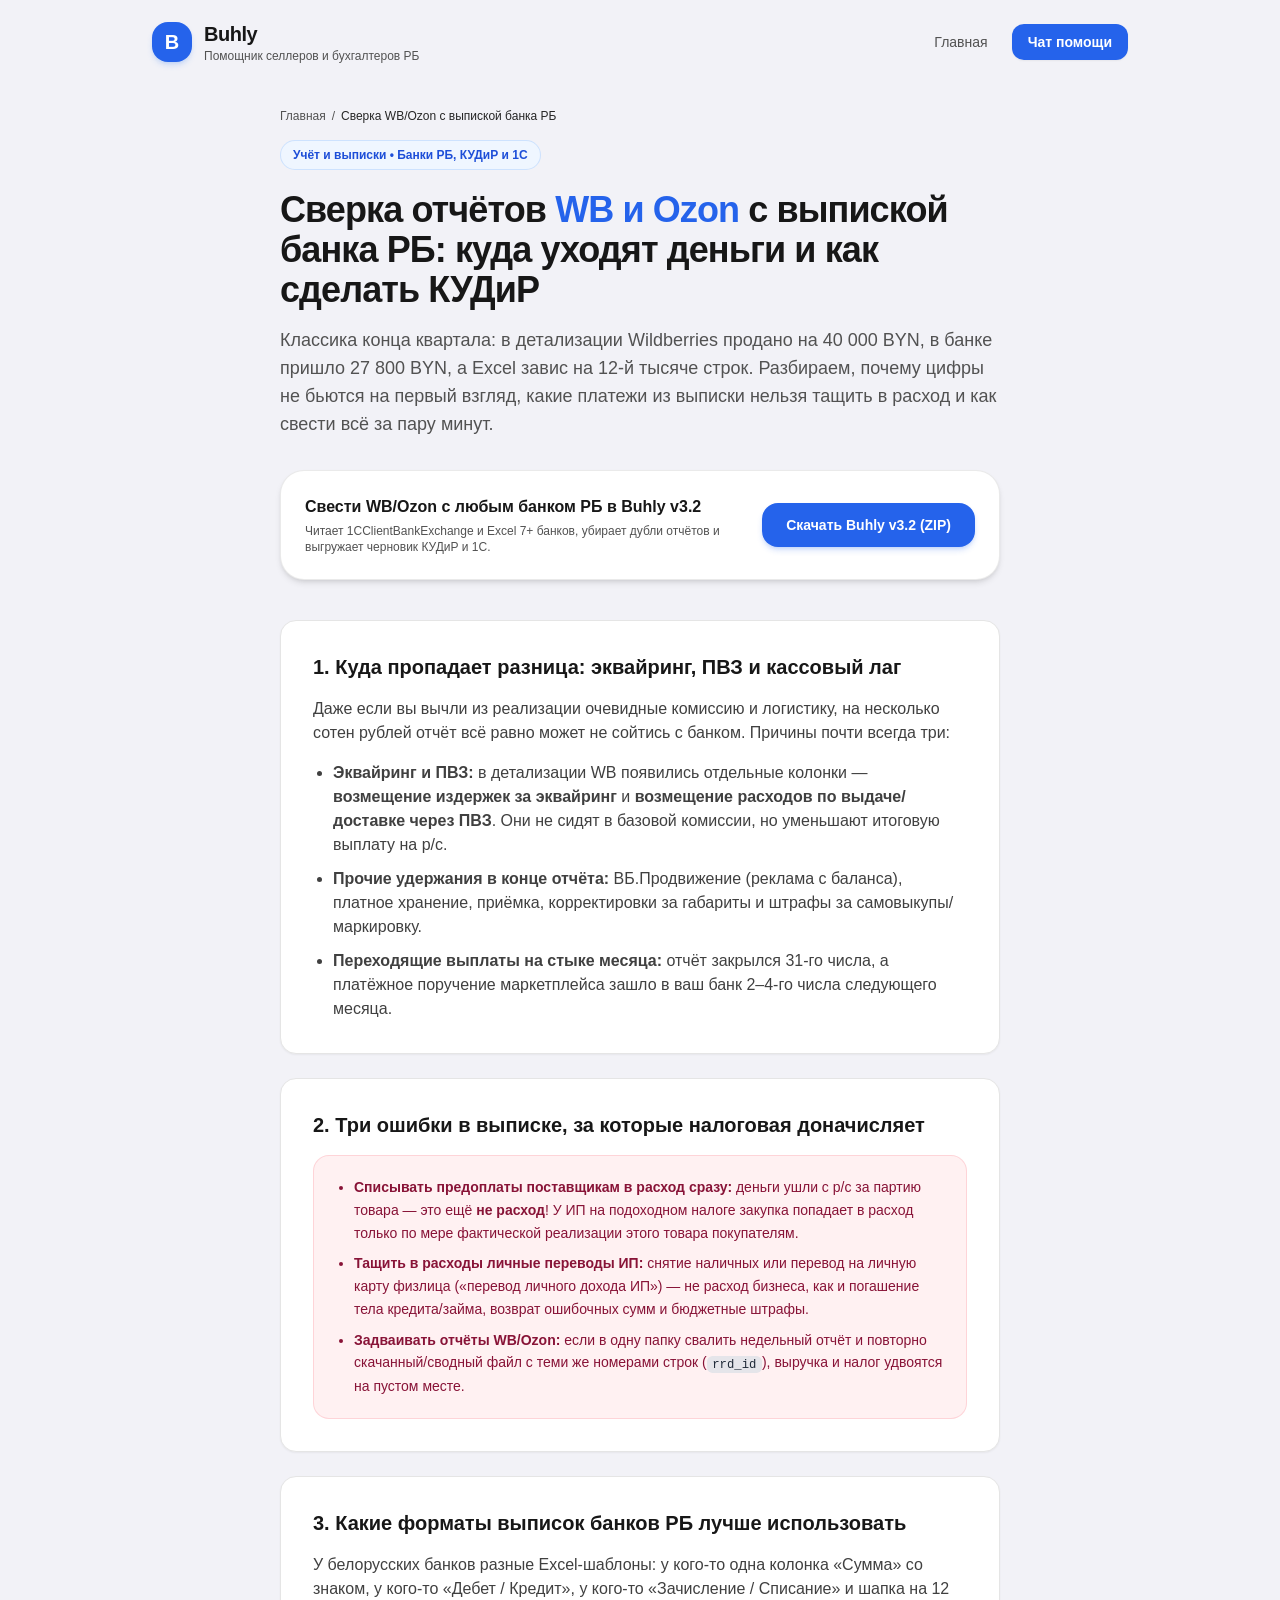
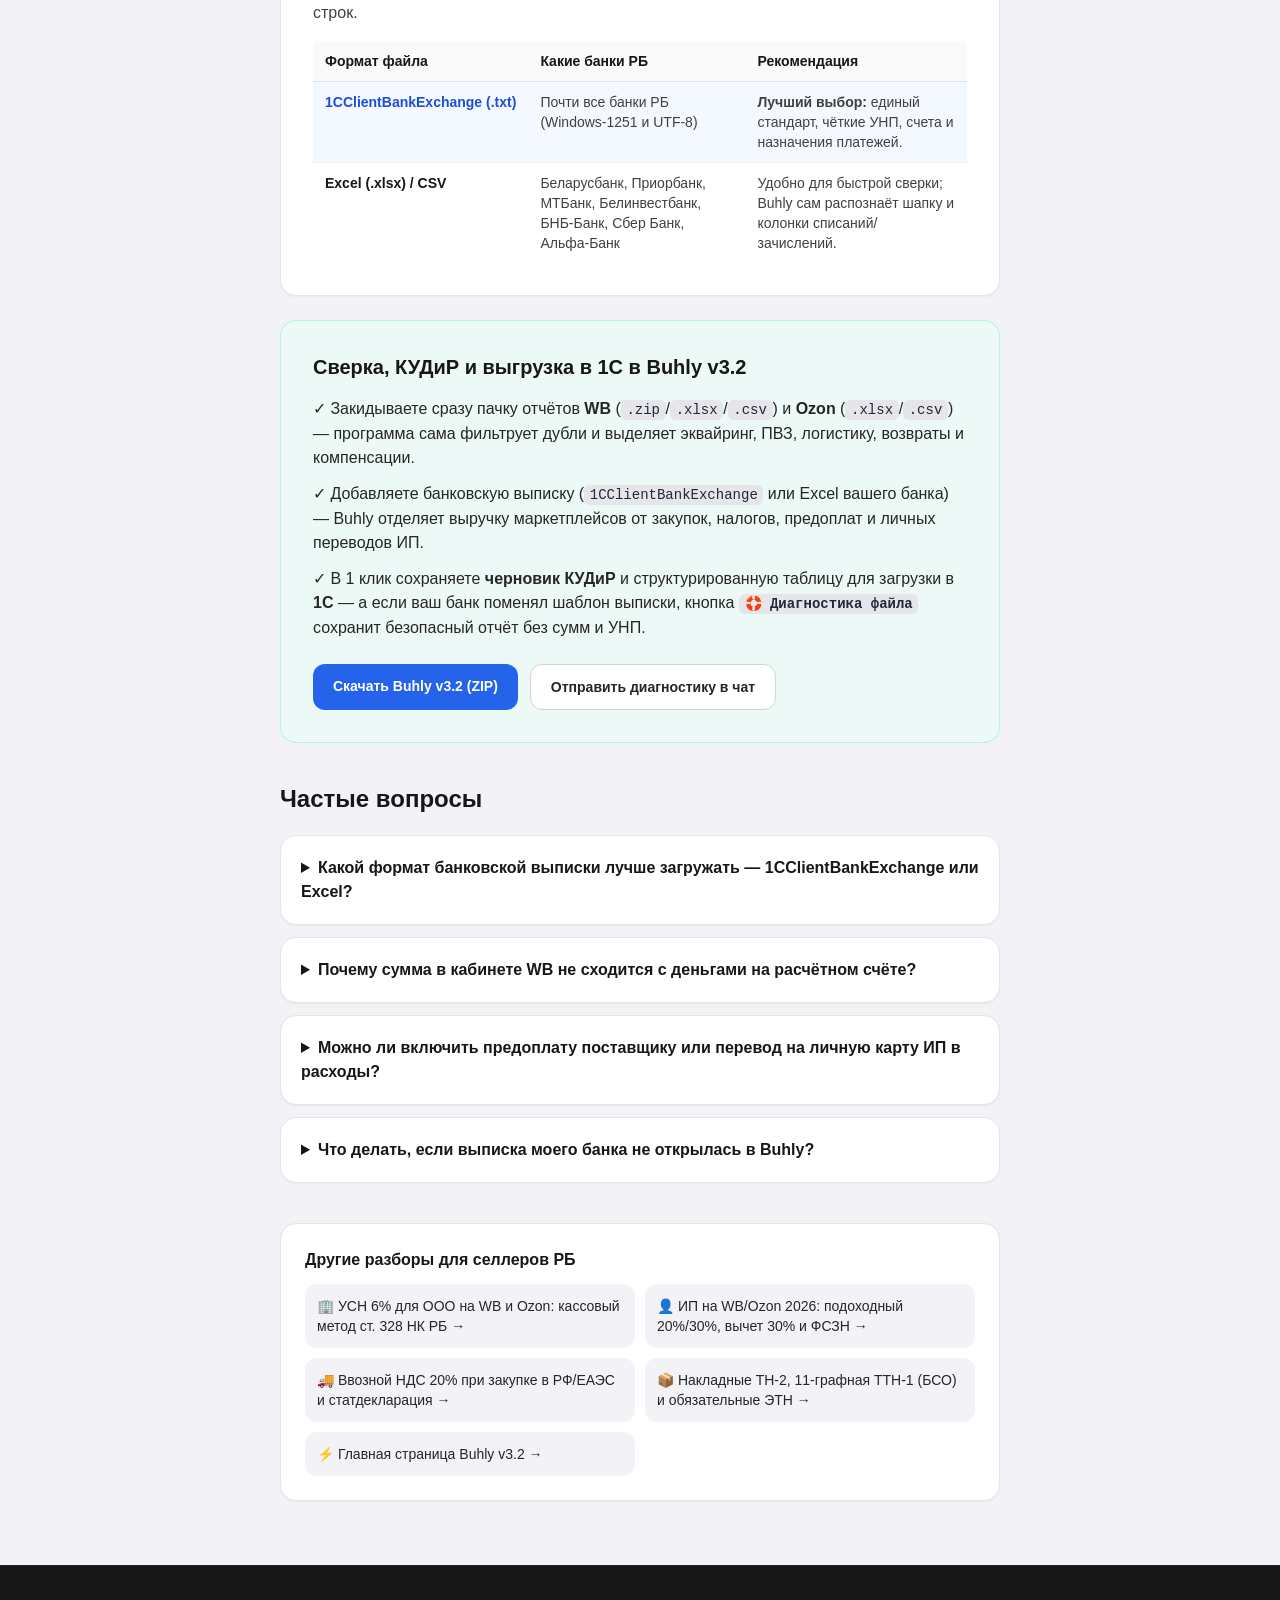
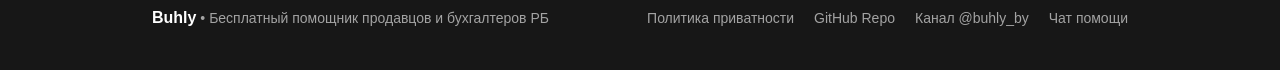
<file: sverka-wb-bank-rb.html>
<!DOCTYPE html>
<html lang="ru">
<head>
  <meta charset="UTF-8">
  <meta name="viewport" content="width=device-width, initial-scale=1.0">
  <title>Сверка отчётов Wildberries и Ozon с выпиской банка РБ (2026): КУДиР, 1С и частые ошибки | Buhly</title>
  <meta name="description" content="Как сверить отчёты WB и Ozon с выпиской банка Беларуси (1CClientBankExchange и Excel Беларусбанка, Приорбанка, МТБанка, Белинвестбанка, БНБ, Сбера, Альфа-Банка): эквайринг и ПВЗ, предоплаты и личные переводы ИП, защита от дублей, выгрузка КУДиР и 1С.">
  <meta name="keywords" content="сверка wildberries с банком беларусь, 1cclientbankexchange рб, выписка альфа банк приорбанк мтбанк кудир, эквайринг пвз в отчете wb, выгрузка wb в 1с кудир">
  <link rel="canonical" href="https://buhly.by/sverka-wb-bank-rb.html">
  <link rel="icon" href="favicon.ico">

  <!-- Open Graph -->
  <meta property="og:title" content="Сверка отчётов Wildberries и Ozon с выпиской банка РБ (2026): КУДиР, 1С и частые ошибки | Buhly">
  <meta property="og:description" content="Куда пропадает эквайринг и ПВЗ, почему нельзя списывать предоплаты и личные переводы ИП в расход, как не задвоить отчёты WB/Ozon и быстро собрать черновик КУДиР и 1С.">
  <meta property="og:type" content="article">
  <meta property="og:url" content="https://buhly.by/sverka-wb-bank-rb.html">
  <meta property="og:image" content="https://buhly.by/screenshots/buhly_v3_analytics.png">
  <meta property="og:locale" content="ru_RU">
  <meta name="twitter:card" content="summary_large_image">
  <meta name="twitter:title" content="Сверка отчётов WB и Ozon с выпиской банка РБ | Buhly">
  <meta name="twitter:description" content="1CClientBankExchange и Excel 7+ банков РБ, удержания эквайринга/ПВЗ, фильтрация дублей и выгрузка черновика КУДиР и 1С.">
  <meta name="twitter:image" content="https://buhly.by/screenshots/buhly_v3_analytics.png">
  <link rel="stylesheet" href="styles.css">

  <script type="application/ld+json">
  {
    "@context": "https://schema.org",
    "@graph": [
      {
        "@type": "BreadcrumbList",
        "itemListElement": [
          {
            "@type": "ListItem",
            "position": 1,
            "name": "Главная",
            "item": "https://buhly.by/"
          },
          {
            "@type": "ListItem",
            "position": 2,
            "name": "Сверка WB/Ozon с выпиской банка РБ",
            "item": "https://buhly.by/sverka-wb-bank-rb.html"
          }
        ]
      },
      {
        "@type": "FAQPage",
        "mainEntity": [
          {
            "@type": "Question",
            "name": "Какой формат банковской выписки лучше загружать — 1CClientBankExchange или Excel?",
            "acceptedAnswer": {
              "@type": "Answer",
              "text": "Если ваш клиент-банк умеет выгружать стандартный 1CClientBankExchange (.txt в Windows-1251 или UTF-8) — выбирайте его: там всегда чётко разделены даты, контрагенты, УНП и дебет/кредит. Если под рукой только Excel (.xlsx) или CSV (Беларусбанк, Приорбанк, МТБанк, Белинвестбанк, БНБ, Сбер, Альфа-Банк), Buhly v3.2 читает и их."
            }
          },
          {
            "@type": "Question",
            "name": "Почему сумма в кабинете WB не сходится с деньгами на расчётном счёте?",
            "acceptedAnswer": {
              "@type": "Answer",
              "text": "Во-первых, WB удерживает из выплаты комиссию, логистику, хранение, платную приёмку, штрафы, рекламу, а также отдельные строки возмещения за эквайринг и обработку/выдачу на ПВЗ. Во-вторых, деньги за последнюю неделю месяца часто приходят на расчётный счёт уже в первых числах следующего месяца."
            }
          },
          {
            "@type": "Question",
            "name": "Можно ли включить предоплату поставщику или перевод на личную карту ИП в расходы?",
            "acceptedAnswer": {
              "@type": "Answer",
              "text": "Нет. Личный доход ИП (перевод на собственную карту физлица) вообще не является расходом бизнеса. А оплата поставщику за товар учитывается в расходах ИП на подоходном налоге только по мере фактической реализации этого товара покупателям, а не в момент авансового платежа."
            }
          },
          {
            "@type": "Question",
            "name": "Что делать, если выписка моего банка не открылась в Buhly?",
            "acceptedAnswer": {
              "@type": "Answer",
              "text": "Нажмите в программе кнопку «Диагностика файла» — Buhly создаст на Рабочем столе обезличенный файл (только названия колонок и структура, без сумм, УНП и ФИО). Перешлите его в чат @buhly_by_chat, и поддержку вашего формата добавят."
            }
          }
        ]
      }
    ]
  }
  </script>
</head>
<body class="bg-[#F2F2F7] text-neutral-900 min-h-screen antialiased flex flex-col justify-between">

  <!-- Navigation -->
  <nav class="max-w-5xl mx-auto w-full px-6 py-5 flex items-center justify-between flex-wrap gap-3">
    <a href="https://buhly.by/" class="flex items-center gap-3 min-w-0">
      <div class="w-10 h-10 shrink-0 rounded-2xl bg-blue-600 flex items-center justify-center text-white font-extrabold text-xl shadow-md shadow-blue-500/20">
        B
      </div>
      <div class="min-w-0">
        <span class="font-extrabold text-xl tracking-tight text-neutral-900">Buhly</span>
        <span class="text-xs text-neutral-600 block font-medium">Помощник селлеров и бухгалтеров РБ</span>
      </div>
    </a>
    <div class="flex items-center flex-wrap gap-2 sm:gap-3">
      <a href="https://buhly.by/" class="text-sm font-medium text-neutral-600 hover:text-neutral-900 transition px-3 py-1.5 rounded-lg hover:bg-neutral-200/50">
        Главная
      </a>
      <a href="https://t.me/buhly_by_chat" target="_blank" rel="noopener" data-goal="tg_chat" class="text-sm font-semibold text-white bg-blue-600 hover:bg-blue-700 transition px-4 py-2 rounded-xl shadow-sm">
        Чат помощи
      </a>
    </div>
  </nav>

  <!-- Article Main -->
  <main class="max-w-3xl mx-auto w-full px-6 pt-6 pb-16">
    <nav aria-label="Хлебные крошки" class="text-xs text-neutral-600 mb-4 flex flex-wrap items-center gap-1.5">
      <a href="https://buhly.by/" class="hover:text-blue-600 transition">Главная</a>
      <span>/</span>
      <span class="text-neutral-800 font-medium">Сверка WB/Ozon с выпиской банка РБ</span>
    </nav>

    <div class="inline-flex items-center gap-2 bg-blue-50 border border-blue-200/70 text-blue-700 text-xs font-semibold px-3 py-1.5 rounded-full mb-5">
      <span>Учёт и выписки • Банки РБ, КУДиР и 1С</span>
    </div>

    <h1 class="text-3xl md:text-4xl font-extrabold tracking-tight text-neutral-900 leading-tight break-words">
      Сверка отчётов <span class="text-blue-600">WB и Ozon</span> с выпиской банка РБ: куда уходят деньги и как сделать КУДиР
    </h1>

    <p class="text-base md:text-lg text-neutral-600 mt-4 leading-relaxed">
      Классика конца квартала: в детализации Wildberries продано на 40 000 BYN, в банке пришло 27 800 BYN, а Excel завис на 12-й тысяче строк. Разбираем, почему цифры не бьются на первый взгляд, какие платежи из выписки нельзя тащить в расход и как свести всё за пару минут.
    </p>

    <!-- Download CTA Banner -->
    <div class="mt-8 bg-white rounded-3xl p-6 shadow-md border border-neutral-200/80 flex flex-col sm:flex-row items-start sm:items-center justify-between gap-4">
      <div>
        <div class="font-bold text-neutral-900 text-base">Свести WB/Ozon с любым банком РБ в Buhly v3.2</div>
        <div class="text-xs text-neutral-600 mt-1">Читает 1CClientBankExchange и Excel 7+ банков, убирает дубли отчётов и выгружает черновик КУДиР и 1С.</div>
      </div>
      <a href="https://github.com/narard/buhly-rb/releases/latest/download/Buhly.zip" data-goal="download_zip" class="w-full sm:w-auto shrink-0 px-6 py-3 bg-blue-600 hover:bg-blue-700 text-white font-bold text-sm rounded-2xl shadow-md shadow-blue-600/20 transition text-center">
        Скачать Buhly v3.2 (ZIP)
      </a>
    </div>

    <!-- Section 1: Where does the difference go -->
    <section class="mt-10 bg-white rounded-2xl p-6 md:p-8 border border-neutral-200 shadow-sm space-y-4">
      <h2 class="text-xl font-extrabold text-neutral-900 break-words">1. Куда пропадает разница: эквайринг, ПВЗ и кассовый лаг</h2>
      <p class="text-sm md:text-base text-neutral-700 leading-relaxed">
        Даже если вы вычли из реализации очевидные комиссию и логистику, на несколько сотен рублей отчёт всё равно может не сойтись с банком. Причины почти всегда три:
      </p>
      <ul class="list-disc pl-5 space-y-2.5 text-sm md:text-base text-neutral-700 leading-relaxed">
        <li><b>Эквайринг и ПВЗ:</b> в детализации WB появились отдельные колонки — <b>возмещение издержек за эквайринг</b> и <b>возмещение расходов по выдаче/доставке через ПВЗ</b>. Они не сидят в базовой комиссии, но уменьшают итоговую выплату на р/с.</li>
        <li><b>Прочие удержания в конце отчёта:</b> ВБ.Продвижение (реклама с баланса), платное хранение, приёмка, корректировки за габариты и штрафы за самовыкупы/маркировку.</li>
        <li><b>Переходящие выплаты на стыке месяца:</b> отчёт закрылся 31-го числа, а платёжное поручение маркетплейса зашло в ваш банк 2–4-го числа следующего месяца.</li>
      </ul>
    </section>

    <!-- Section 2: Bank statement traps -->
    <section class="mt-6 bg-white rounded-2xl p-6 md:p-8 border border-neutral-200 shadow-sm space-y-4">
      <h2 class="text-xl font-extrabold text-neutral-900 break-words">2. Три ошибки в выписке, за которые налоговая доначисляет</h2>
      <div class="p-4 sm:p-5 rounded-2xl bg-rose-50 border border-rose-200/80 text-sm text-rose-900 leading-relaxed">
        <ul class="list-disc pl-5 space-y-2">
          <li><b>Списывать предоплаты поставщикам в расход сразу:</b> деньги ушли с р/с за партию товара — это ещё <b>не расход</b>! У ИП на подоходном налоге закупка попадает в расход только по мере фактической реализации этого товара покупателям.</li>
          <li><b>Тащить в расходы личные переводы ИП:</b> снятие наличных или перевод на личную карту физлица («перевод личного дохода ИП») — не расход бизнеса, как и погашение тела кредита/займа, возврат ошибочных сумм и бюджетные штрафы.</li>
          <li><b>Задваивать отчёты WB/Ozon:</b> если в одну папку свалить недельный отчёт и повторно скачанный/сводный файл с теми же номерами строк (<code>rrd_id</code>), выручка и налог удвоятся на пустом месте.</li>
        </ul>
      </div>
    </section>

    <!-- Section 3: Supported RB bank formats -->
    <section class="mt-6 bg-white rounded-2xl p-6 md:p-8 border border-neutral-200 shadow-sm space-y-4">
      <h2 class="text-xl font-extrabold text-neutral-900 break-words">3. Какие форматы выписок банков РБ лучше использовать</h2>
      <p class="text-sm md:text-base text-neutral-700 leading-relaxed">
        У белорусских банков разные Excel-шаблоны: у кого-то одна колонка «Сумма» со знаком, у кого-то «Дебет / Кредит», у кого-то «Зачисление / Списание» и шапка на 12 строк.
      </p>
      <div class="overflow-x-auto mt-3">
        <table class="w-full text-sm border-collapse">
          <thead>
            <tr class="bg-neutral-50 border-b border-neutral-200 text-left">
              <th class="py-2.5 px-3 font-bold text-neutral-900">Формат файла</th>
              <th class="py-2.5 px-3 font-bold text-neutral-900">Какие банки РБ</th>
              <th class="py-2.5 px-3 font-bold text-neutral-900">Рекомендация</th>
            </tr>
          </thead>
          <tbody class="text-neutral-700">
            <tr class="border-b border-neutral-100 align-top bg-blue-50/70">
              <td class="py-2.5 px-3 font-bold text-blue-700 whitespace-nowrap">1CClientBankExchange (.txt)</td>
              <td class="py-2.5 px-3">Почти все банки РБ (Windows-1251 и UTF-8)</td>
              <td class="py-2.5 px-3"><b>Лучший выбор:</b> единый стандарт, чёткие УНП, счета и назначения платежей.</td>
            </tr>
            <tr class="align-top">
              <td class="py-2.5 px-3 font-bold text-neutral-900 whitespace-nowrap">Excel (.xlsx) / CSV</td>
              <td class="py-2.5 px-3">Беларусбанк, Приорбанк, МТБанк, Белинвестбанк, БНБ-Банк, Сбер Банк, Альфа-Банк</td>
              <td class="py-2.5 px-3">Удобно для быстрой сверки; Buhly сам распознаёт шапку и колонки списаний/зачислений.</td>
            </tr>
          </tbody>
        </table>
      </div>
    </section>

    <!-- Auto Solution -->
    <section class="mt-6 bg-emerald-50/70 rounded-2xl p-6 md:p-8 border border-emerald-200/80">
      <h2 class="text-xl font-extrabold text-neutral-900 mb-4">Сверка, КУДиР и выгрузка в 1С в Buhly v3.2</h2>
      <ul class="space-y-3 text-sm md:text-base text-neutral-800 leading-relaxed">
        <li>✓ Закидываете сразу пачку отчётов <b>WB</b> (<code>.zip</code>/<code>.xlsx</code>/<code>.csv</code>) и <b>Ozon</b> (<code>.xlsx</code>/<code>.csv</code>) — программа сама фильтрует дубли и выделяет эквайринг, ПВЗ, логистику, возвраты и компенсации.</li>
        <li>✓ Добавляете банковскую выписку (<code>1CClientBankExchange</code> или Excel вашего банка) — Buhly отделяет выручку маркетплейсов от закупок, налогов, предоплат и личных переводов ИП.</li>
        <li>✓ В 1 клик сохраняете <b>черновик КУДиР</b> и структурированную таблицу для загрузки в <b>1С</b> — а если ваш банк поменял шаблон выписки, кнопка <b><code>🛟 Диагностика файла</code></b> сохранит безопасный отчёт без сумм и УНП.</li>
      </ul>
      <div class="mt-6 flex flex-wrap gap-3">
        <a href="https://github.com/narard/buhly-rb/releases/latest/download/Buhly.zip" data-goal="download_zip" class="px-5 py-3 bg-blue-600 hover:bg-blue-700 text-white font-bold text-sm rounded-xl transition">
          Скачать Buhly v3.2 (ZIP)
        </a>
        <a href="https://t.me/buhly_by_chat" target="_blank" rel="noopener" data-goal="tg_chat" class="px-5 py-3 bg-white hover:bg-neutral-50 text-neutral-800 font-semibold text-sm rounded-xl border border-neutral-300 transition">
          Отправить диагностику в чат
        </a>
      </div>
    </section>

    <!-- FAQ -->
    <section class="mt-10">
      <h2 class="text-2xl font-extrabold text-neutral-900 mb-5">Частые вопросы</h2>
      <div class="space-y-3">
        <details class="bg-white p-5 rounded-2xl border border-neutral-200 shadow-sm cursor-pointer">
          <summary class="font-bold text-neutral-900 text-base">Какой формат банковской выписки лучше загружать — 1CClientBankExchange или Excel?</summary>
          <p class="text-sm text-neutral-600 mt-3 leading-relaxed">Если ваш клиент-банк умеет выгружать стандартный 1CClientBankExchange (.txt в Windows-1251 или UTF-8) — выбирайте его: там всегда чётко разделены даты, контрагенты, УНП и дебет/кредит. Если под рукой только Excel (.xlsx) или CSV (Беларусбанк, Приорбанк, МТБанк, Белинвестбанк, БНБ, Сбер, Альфа-Банк), Buhly v3.2 читает и их.</p>
        </details>
        <details class="bg-white p-5 rounded-2xl border border-neutral-200 shadow-sm cursor-pointer">
          <summary class="font-bold text-neutral-900 text-base">Почему сумма в кабинете WB не сходится с деньгами на расчётном счёте?</summary>
          <p class="text-sm text-neutral-600 mt-3 leading-relaxed">Во-первых, WB удерживает из выплаты комиссию, логистику, хранение, платную приёмку, штрафы, рекламу, а также отдельные строки возмещения за эквайринг и обработку/выдачу на ПВЗ. Во-вторых, деньги за последнюю неделю месяца часто приходят на расчётный счёт уже в первых числах следующего месяца.</p>
        </details>
        <details class="bg-white p-5 rounded-2xl border border-neutral-200 shadow-sm cursor-pointer">
          <summary class="font-bold text-neutral-900 text-base">Можно ли включить предоплату поставщику или перевод на личную карту ИП в расходы?</summary>
          <p class="text-sm text-neutral-600 mt-3 leading-relaxed">Нет. Личный доход ИП (перевод на собственную карту физлица) вообще не является расходом бизнеса. А оплата поставщику за товар учитывается в расходах ИП на подоходном налоге только по мере фактической реализации этого товара покупателям, а не в момент авансового платежа.</p>
        </details>
        <details class="bg-white p-5 rounded-2xl border border-neutral-200 shadow-sm cursor-pointer">
          <summary class="font-bold text-neutral-900 text-base">Что делать, если выписка моего банка не открылась в Buhly?</summary>
          <p class="text-sm text-neutral-600 mt-3 leading-relaxed">Нажмите в программе кнопку «Диагностика файла» — Buhly создаст на Рабочем столе обезличенный файл (только названия колонок и структура, без сумм, УНП и ФИО). Перешлите его в чат @buhly_by_chat, и поддержку вашего формата добавят.</p>
        </details>
      </div>
    </section>

    <!-- Other Guides -->
    <section class="mt-10 bg-white p-6 rounded-2xl border border-neutral-200 shadow-sm">
      <h2 class="font-bold text-base text-neutral-900 mb-3">Другие разборы для селлеров РБ</h2>
      <div class="grid sm:grid-cols-2 gap-2.5 text-sm">
        <a href="usn-wb-ozon-rb.html" class="p-3 rounded-xl bg-[#F2F2F7] hover:bg-blue-50 text-neutral-800 hover:text-blue-700 font-medium transition block">🏢 УСН 6% для ООО на WB и Ozon: кассовый метод ст. 328 НК РБ →</a>
        <a href="ip-nalogi-fszn-2026-rb.html" class="p-3 rounded-xl bg-[#F2F2F7] hover:bg-blue-50 text-neutral-800 hover:text-blue-700 font-medium transition block">👤 ИП на WB/Ozon 2026: подоходный 20%/30%, вычет 30% и ФСЗН →</a>
        <a href="vvoznoi-nds-rf-rb.html" class="p-3 rounded-xl bg-[#F2F2F7] hover:bg-blue-50 text-neutral-800 hover:text-blue-700 font-medium transition block">🚚 Ввозной НДС 20% при закупке в РФ/ЕАЭС и статдекларация →</a>
        <a href="tn2-bso-etn-wb-rb.html" class="p-3 rounded-xl bg-[#F2F2F7] hover:bg-blue-50 text-neutral-800 hover:text-blue-700 font-medium transition block">📦 Накладные ТН-2, 11-графная ТТН-1 (БСО) и обязательные ЭТН →</a>
        <a href="https://buhly.by/" class="p-3 rounded-xl bg-[#F2F2F7] hover:bg-blue-50 text-neutral-800 hover:text-blue-700 font-medium transition block">⚡ Главная страница Buhly v3.2 →</a>
      </div>
    </section>
  </main>

  <!-- Footer -->
  <footer class="bg-neutral-900 text-neutral-400 py-10 border-t border-neutral-800 text-sm">
    <div class="max-w-5xl mx-auto px-6 flex flex-col sm:flex-row items-center justify-between gap-4">
      <div>
        <a href="https://buhly.by/" class="text-white font-bold text-base hover:underline">Buhly</a> • Бесплатный помощник продавцов и бухгалтеров РБ
      </div>
      <div class="flex items-center flex-wrap gap-5">
        <a href="privacy.html" class="hover:text-white transition">Политика приватности</a>
        <a href="https://github.com/narard/buhly-rb" target="_blank" rel="noopener" data-goal="github_click" class="hover:text-white transition">GitHub Repo</a>
        <a href="https://t.me/buhly_by" target="_blank" rel="noopener" data-goal="tg_channel" class="hover:text-white transition">Канал @buhly_by</a>
        <a href="https://t.me/buhly_by_chat" target="_blank" rel="noopener" data-goal="tg_chat" class="hover:text-white transition">Чат помощи</a>
      </div>
    </div>
  </footer>

  <!-- Cookie-free Click & UTM Helper (0% cookies, 0% localStorage, Закон РБ № 99-З) -->
  <script>
    (function () {
      var utmKeys = ['utm_source', 'utm_medium', 'utm_campaign', 'utm_content', 'utm_term'];
      var params = new URLSearchParams(window.location.search || '');
      var activeUtm = {};
      var hasUtm = false;
      utmKeys.forEach(function (k) {
        var v = params.get(k);
        if (v) { activeUtm[k] = v; hasUtm = true; }
      });

      window.buhlyEvents = window.buhlyEvents || [];
      window.buhlyTrack = function (goal, url) {
        var payload = { goal: goal, url: url || '', path: window.location.pathname, utm: activeUtm, ts: Date.now() };
        window.buhlyEvents.push(payload);
        try {
          window.dispatchEvent(new CustomEvent('buhly:goal', { detail: payload }));
        } catch (e) {}
        if (goal === 'download_zip' || goal === 'download_exe') {
          var pingUrl = 'https://api.buhly.by/api/download/' + (goal === 'download_exe' ? 'exe' : 'zip') + '?ping=1';
          try {
            if (window.fetch) {
              window.fetch(pingUrl, { method: 'GET', mode: 'no-cors', keepalive: true }).catch(function () {});
              return;
            }
            if (navigator.sendBeacon) {
              navigator.sendBeacon(pingUrl);
            }
          } catch (e) {}
        }
      };

      var links = document.querySelectorAll('a[href]');
      for (var i = 0; i < links.length; i++) {
        (function (a) {
          var href = a.getAttribute('href') || '';
          var goal = a.getAttribute('data-goal');
          if (!goal) {
            if (href.indexOf('releases/latest/download/Buhly.zip') !== -1 || href.indexOf('Buhly.zip') !== -1) {
              goal = 'download_zip';
            } else if (href.indexOf('releases/latest/download/Buhly.exe') !== -1 || href.indexOf('Buhly.exe') !== -1) {
              goal = 'download_exe';
            } else if (href.indexOf('t.me/buhly_by_chat') !== -1) {
              goal = 'tg_chat';
            } else if (href.indexOf('t.me/buhly_by') !== -1) {
              goal = 'tg_channel';
            } else if (href.indexOf('github.com/narard/buhly-rb') !== -1) {
              goal = 'github_click';
            }
            if (goal) a.setAttribute('data-goal', goal);
          }

          if (hasUtm && href && href.charAt(0) !== '#' && href.indexOf('mailto:') !== 0) {
            var isInternal = href.indexOf('http') !== 0 || href.indexOf('https://buhly.by/') === 0;
            var isGithubPage = href.indexOf('https://github.com/narard/buhly-rb') === 0 && href.indexOf('.zip') === -1 && href.indexOf('.exe') === -1;
            if (isInternal || isGithubPage) {
              try {
                var base = window.location.protocol.indexOf('http') === 0 ? window.location.href : 'https://buhly.by/';
                var u = new URL(href, base);
                utmKeys.forEach(function (k) {
                  if (activeUtm[k] && !u.searchParams.has(k)) u.searchParams.set(k, activeUtm[k]);
                });
                if (href.indexOf('http') !== 0) {
                  a.setAttribute('href', href.split('?')[0].split('#')[0] + u.search + u.hash);
                } else {
                  a.setAttribute('href', u.toString());
                }
              } catch (e) {}
            }
          }

          if (goal) {
            a.addEventListener('click', function () {
              window.buhlyTrack(goal, a.href);
            });
          }
        })(links[i]);
      }
    })();
  </script>
  <!-- Cloudflare Web Analytics --><script type="module" src="https://static.cloudflareinsights.com/beacon.min.js" data-cf-beacon='{"token": "41c6c66b6e064606a506e2577db47e59"}'></script><!-- End Cloudflare Web Analytics -->
</body>
</html>
</file>
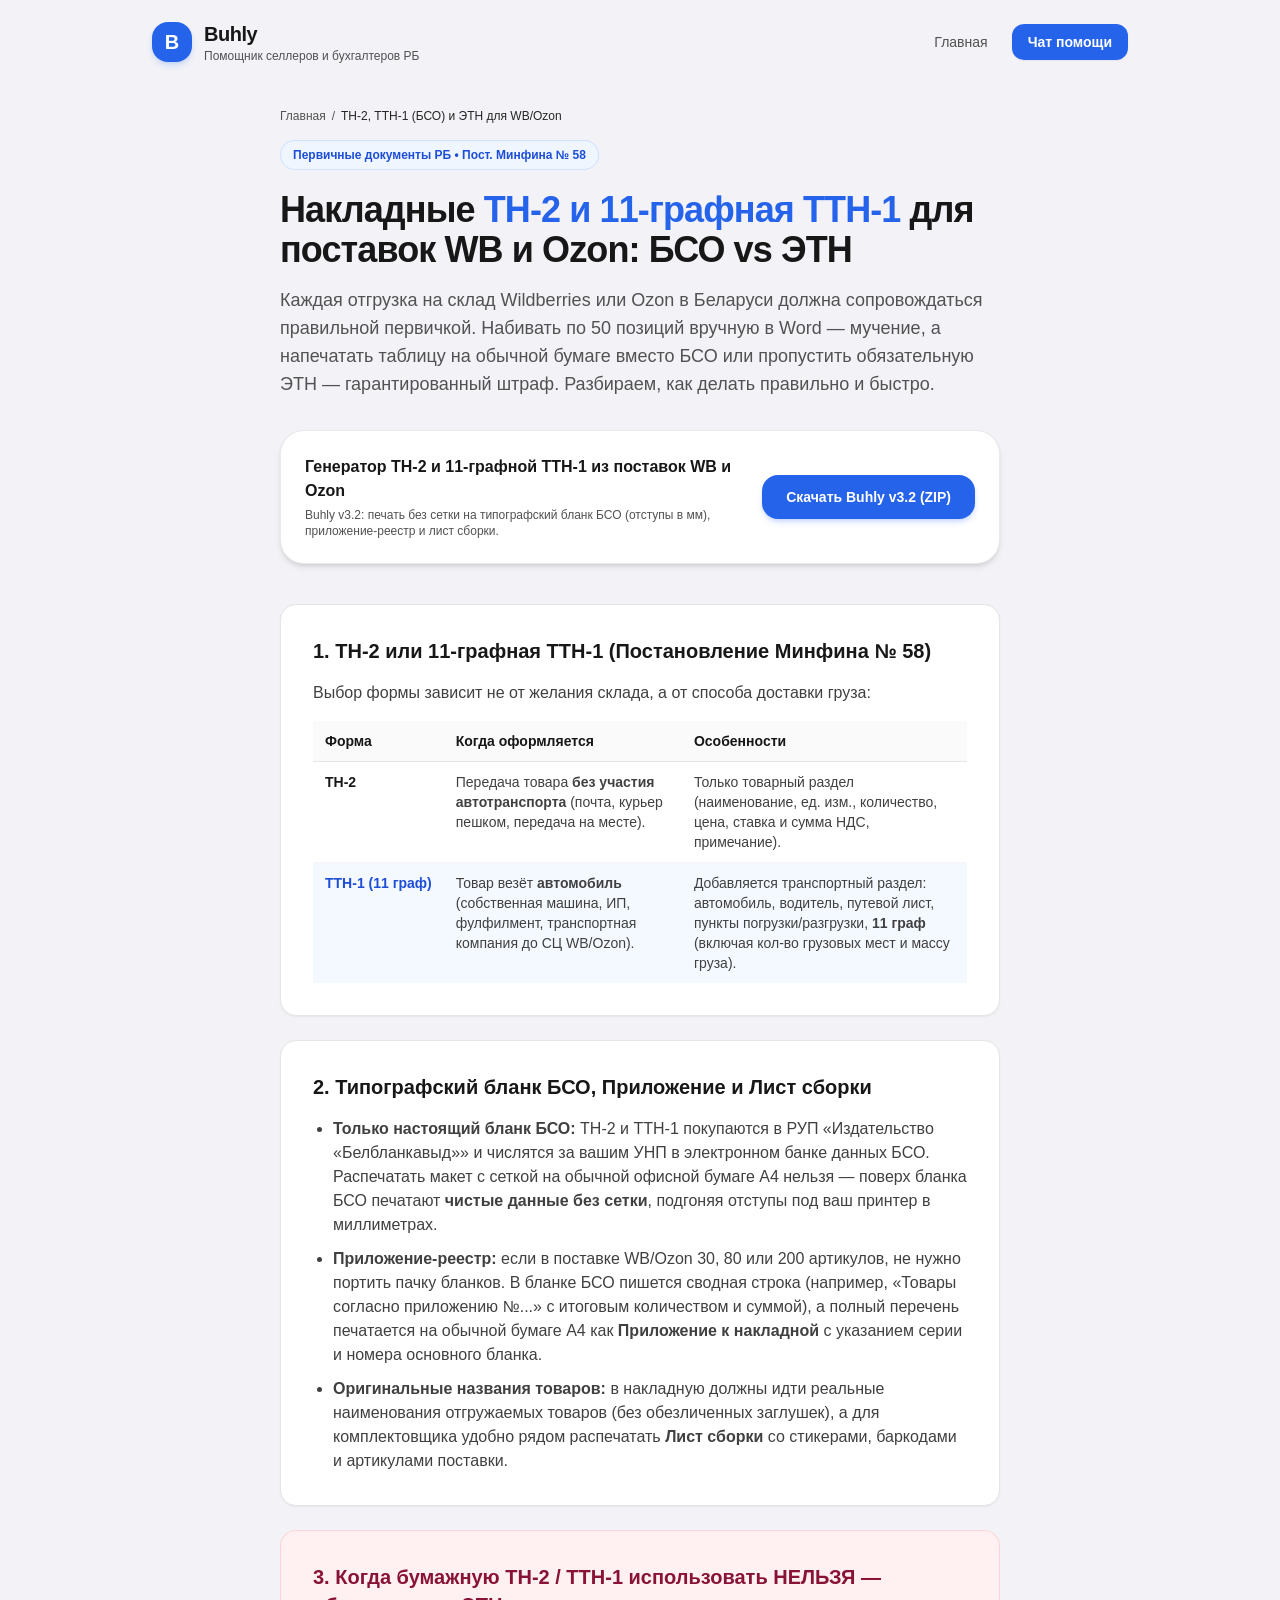
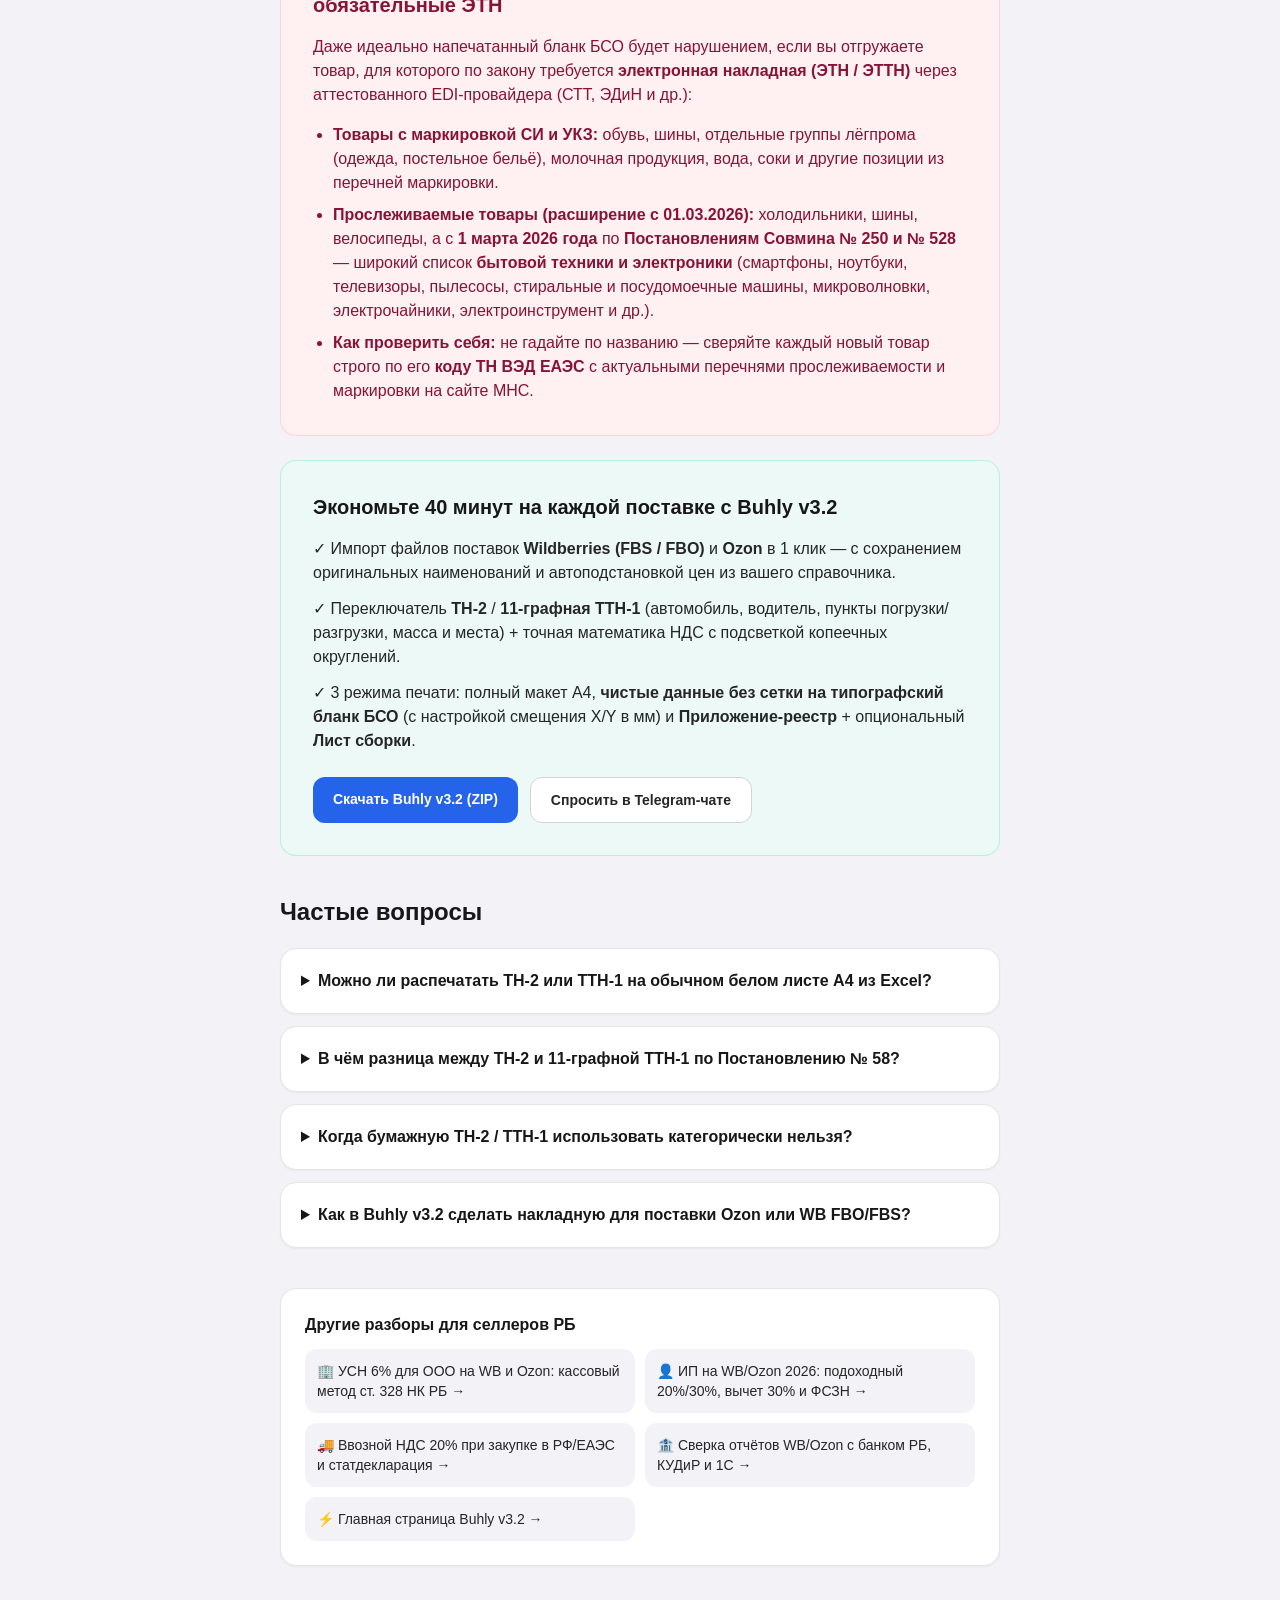
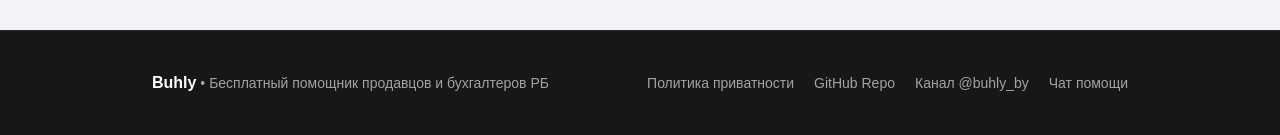
<file: tn2-bso-etn-wb-rb.html>
<!DOCTYPE html>
<html lang="ru">
<head>
  <meta charset="UTF-8">
  <meta name="viewport" content="width=device-width, initial-scale=1.0">
  <title>Накладные ТН-2, 11-графная ТТН-1 (БСО) и обязательные ЭТН для WB и Ozon в РБ (2026) | Buhly</title>
  <meta name="description" content="Как оформлять ТН-2 и 11-графную ТТН-1 (Пост. Минфина № 58) для поставок Wildberries и Ozon в Беларуси: печать без сетки на бланк БСО, приложение-реестр, лист сборки и когда бумажная накладная запрещена (обязательные ЭТН, маркировка УКЗ/СИ и прослеживаемость с 01.03.2026).">
  <meta name="keywords" content="тн-2 ттн-1 wildberries беларусь, 11-графная ттн-1 постановление 58, печать на бланк бсо без сетки, этн прослеживаемость 1 марта 2026 постановление 250 528, накладная ozon рб">
  <link rel="canonical" href="https://buhly.by/tn2-bso-etn-wb-rb.html">
  <link rel="icon" href="favicon.ico">

  <!-- Open Graph -->
  <meta property="og:title" content="Накладные ТН-2, 11-графная ТТН-1 (БСО) и обязательные ЭТН для WB и Ozon в РБ (2026) | Buhly">
  <meta property="og:description" content="Когда нужна ТН-2, когда 11-графная ТТН-1, как печатать на типографский бланк БСО с приложением и для каких товаров с 01.03.2026 обязательны только электронные накладные ЭТН.">
  <meta property="og:type" content="article">
  <meta property="og:url" content="https://buhly.by/tn2-bso-etn-wb-rb.html">
  <meta property="og:image" content="https://buhly.by/screenshots/buhly_v3_waybills.png">
  <meta property="og:locale" content="ru_RU">
  <meta name="twitter:card" content="summary_large_image">
  <meta name="twitter:title" content="ТН-2, 11-графная ТТН-1 (БСО) и ЭТН для WB и Ozon в РБ (2026) | Buhly">
  <meta name="twitter:description" content="Постановление Минфина № 58, печать на БСО в мм, приложение, лист сборки и запрет бумажных ТН-2 для прослеживаемых и маркируемых товаров.">
  <meta name="twitter:image" content="https://buhly.by/screenshots/buhly_v3_waybills.png">
  <link rel="stylesheet" href="styles.css">

  <script type="application/ld+json">
  {
    "@context": "https://schema.org",
    "@graph": [
      {
        "@type": "BreadcrumbList",
        "itemListElement": [
          {
            "@type": "ListItem",
            "position": 1,
            "name": "Главная",
            "item": "https://buhly.by/"
          },
          {
            "@type": "ListItem",
            "position": 2,
            "name": "Накладные ТН-2, ТТН-1 (БСО) и ЭТН для WB и Ozon",
            "item": "https://buhly.by/tn2-bso-etn-wb-rb.html"
          }
        ]
      },
      {
        "@type": "FAQPage",
        "mainEntity": [
          {
            "@type": "Question",
            "name": "Можно ли распечатать ТН-2 или ТТН-1 на обычном белом листе А4 из Excel?",
            "acceptedAnswer": {
              "@type": "Answer",
              "text": "Нет. В Беларуси ТН-2 и ТТН-1 — это бланки строгой отчётности (БСО), которые приобретаются в РУП «Белбланкавыд» и имеют учётную серию и номер. Печатать можно только данные без сетки поверх купленного типографского бланка БСО. На обычном А4 печатается только Приложение-реестр со ссылкой на серию и номер БСО."
            }
          },
          {
            "@type": "Question",
            "name": "В чём разница между ТН-2 и 11-графной ТТН-1 по Постановлению № 58?",
            "acceptedAnswer": {
              "@type": "Answer",
              "text": "ТТН-1 (товарно-транспортная накладная, 11 граф в товарном разделе) обязательна, если товар везётся автомобильным транспортом (своим или наёмным) — в ней указываются автомобиль, водитель, пункты погрузки/разгрузки и масса груза. ТН-2 применяется при перемещении без участия автотранспорта."
            }
          },
          {
            "@type": "Question",
            "name": "Когда бумажную ТН-2 / ТТН-1 использовать категорически нельзя?",
            "acceptedAnswer": {
              "@type": "Answer",
              "text": "Если товар подлежит маркировке средствами идентификации (СИ) или унифицированными контрольными знаками (УКЗ), либо входит в перечень прослеживаемых товаров (включая расширенный список бытовой техники и электроники с 01.03.2026 по Постановлениям № 250 и № 528). По таким товарам обязательна электронная накладная (ЭТН/ЭТТН) через EDI-провайдера."
            }
          },
          {
            "@type": "Question",
            "name": "Как в Buhly v3.2 сделать накладную для поставки Ozon или WB FBO/FBS?",
            "acceptedAnswer": {
              "@type": "Answer",
              "text": "Загрузите Excel/CSV-файл поставки из кабинета WB или Ozon во вкладку «Накладные», выберите ТН-2 или 11-графную ТТН-1, укажите режим «Чистые данные на БСО» (с отступами в мм) — программа сформирует бланк, приложение-реестр и лист сборки со стикерами."
            }
          }
        ]
      }
    ]
  }
  </script>
</head>
<body class="bg-[#F2F2F7] text-neutral-900 min-h-screen antialiased flex flex-col justify-between">

  <!-- Navigation -->
  <nav class="max-w-5xl mx-auto w-full px-6 py-5 flex items-center justify-between flex-wrap gap-3">
    <a href="https://buhly.by/" class="flex items-center gap-3 min-w-0">
      <div class="w-10 h-10 shrink-0 rounded-2xl bg-blue-600 flex items-center justify-center text-white font-extrabold text-xl shadow-md shadow-blue-500/20">
        B
      </div>
      <div class="min-w-0">
        <span class="font-extrabold text-xl tracking-tight text-neutral-900">Buhly</span>
        <span class="text-xs text-neutral-600 block font-medium">Помощник селлеров и бухгалтеров РБ</span>
      </div>
    </a>
    <div class="flex items-center flex-wrap gap-2 sm:gap-3">
      <a href="https://buhly.by/" class="text-sm font-medium text-neutral-600 hover:text-neutral-900 transition px-3 py-1.5 rounded-lg hover:bg-neutral-200/50">
        Главная
      </a>
      <a href="https://t.me/buhly_by_chat" target="_blank" rel="noopener" data-goal="tg_chat" class="text-sm font-semibold text-white bg-blue-600 hover:bg-blue-700 transition px-4 py-2 rounded-xl shadow-sm">
        Чат помощи
      </a>
    </div>
  </nav>

  <!-- Article Main -->
  <main class="max-w-3xl mx-auto w-full px-6 pt-6 pb-16">
    <nav aria-label="Хлебные крошки" class="text-xs text-neutral-600 mb-4 flex flex-wrap items-center gap-1.5">
      <a href="https://buhly.by/" class="hover:text-blue-600 transition">Главная</a>
      <span>/</span>
      <span class="text-neutral-800 font-medium">ТН-2, ТТН-1 (БСО) и ЭТН для WB/Ozon</span>
    </nav>

    <div class="inline-flex items-center gap-2 bg-blue-50 border border-blue-200/70 text-blue-700 text-xs font-semibold px-3 py-1.5 rounded-full mb-5">
      <span>Первичные документы РБ • Пост. Минфина № 58</span>
    </div>

    <h1 class="text-3xl md:text-4xl font-extrabold tracking-tight text-neutral-900 leading-tight break-words">
      Накладные <span class="text-blue-600">ТН-2 и 11-графная ТТН-1</span> для поставок WB и Ozon: БСО vs ЭТН
    </h1>

    <p class="text-base md:text-lg text-neutral-600 mt-4 leading-relaxed">
      Каждая отгрузка на склад Wildberries или Ozon в Беларуси должна сопровождаться правильной первичкой. Набивать по 50 позиций вручную в Word — мучение, а напечатать таблицу на обычной бумаге вместо БСО или пропустить обязательную ЭТН — гарантированный штраф. Разбираем, как делать правильно и быстро.
    </p>

    <!-- Download CTA Banner -->
    <div class="mt-8 bg-white rounded-3xl p-6 shadow-md border border-neutral-200/80 flex flex-col sm:flex-row items-start sm:items-center justify-between gap-4">
      <div>
        <div class="font-bold text-neutral-900 text-base">Генератор ТН-2 и 11-графной ТТН-1 из поставок WB и Ozon</div>
        <div class="text-xs text-neutral-600 mt-1">Buhly v3.2: печать без сетки на типографский бланк БСО (отступы в мм), приложение-реестр и лист сборки.</div>
      </div>
      <a href="https://github.com/narard/buhly-rb/releases/latest/download/Buhly.zip" data-goal="download_zip" class="w-full sm:w-auto shrink-0 px-6 py-3 bg-blue-600 hover:bg-blue-700 text-white font-bold text-sm rounded-2xl shadow-md shadow-blue-600/20 transition text-center">
        Скачать Buhly v3.2 (ZIP)
      </a>
    </div>

    <!-- Section 1: TN-2 vs TTN-1 -->
    <section class="mt-10 bg-white rounded-2xl p-6 md:p-8 border border-neutral-200 shadow-sm space-y-4">
      <h2 class="text-xl font-extrabold text-neutral-900 break-words">1. ТН-2 или 11-графная ТТН-1 (Постановление Минфина № 58)</h2>
      <p class="text-sm md:text-base text-neutral-700 leading-relaxed">
        Выбор формы зависит не от желания склада, а от способа доставки груза:
      </p>
      <div class="overflow-x-auto mt-3">
        <table class="w-full text-sm border-collapse">
          <thead>
            <tr class="bg-neutral-50 border-b border-neutral-200 text-left">
              <th class="py-2.5 px-3 font-bold text-neutral-900">Форма</th>
              <th class="py-2.5 px-3 font-bold text-neutral-900">Когда оформляется</th>
              <th class="py-2.5 px-3 font-bold text-neutral-900">Особенности</th>
            </tr>
          </thead>
          <tbody class="text-neutral-700">
            <tr class="border-b border-neutral-100 align-top">
              <td class="py-2.5 px-3 font-bold text-neutral-900 whitespace-nowrap">ТН-2</td>
              <td class="py-2.5 px-3">Передача товара <b>без участия автотранспорта</b> (почта, курьер пешком, передача на месте).</td>
              <td class="py-2.5 px-3">Только товарный раздел (наименование, ед. изм., количество, цена, ставка и сумма НДС, примечание).</td>
            </tr>
            <tr class="align-top bg-blue-50/70">
              <td class="py-2.5 px-3 font-bold text-blue-700 whitespace-nowrap">ТТН-1 (11 граф)</td>
              <td class="py-2.5 px-3">Товар везёт <b>автомобиль</b> (собственная машина, ИП, фулфилмент, транспортная компания до СЦ WB/Ozon).</td>
              <td class="py-2.5 px-3">Добавляется транспортный раздел: автомобиль, водитель, путевой лист, пункты погрузки/разгрузки, <b>11 граф</b> (включая кол-во грузовых мест и массу груза).</td>
            </tr>
          </tbody>
        </table>
      </div>
    </section>

    <!-- Section 2: BSO, Appendix, Picking List -->
    <section class="mt-6 bg-white rounded-2xl p-6 md:p-8 border border-neutral-200 shadow-sm space-y-4">
      <h2 class="text-xl font-extrabold text-neutral-900 break-words">2. Типографский бланк БСО, Приложение и Лист сборки</h2>
      <ul class="list-disc pl-5 space-y-2.5 text-sm md:text-base text-neutral-700 leading-relaxed">
        <li><b>Только настоящий бланк БСО:</b> ТН-2 и ТТН-1 покупаются в РУП «Издательство «Белбланкавыд»» и числятся за вашим УНП в электронном банке данных БСО. Распечатать макет с сеткой на обычной офисной бумаге А4 нельзя — поверх бланка БСО печатают <b>чистые данные без сетки</b>, подгоняя отступы под ваш принтер в миллиметрах.</li>
        <li><b>Приложение-реестр:</b> если в поставке WB/Ozon 30, 80 или 200 артикулов, не нужно портить пачку бланков. В бланке БСО пишется сводная строка (например, «Товары согласно приложению №...» с итоговым количеством и суммой), а полный перечень печатается на обычной бумаге А4 как <b>Приложение к накладной</b> с указанием серии и номера основного бланка.</li>
        <li><b>Оригинальные названия товаров:</b> в накладную должны идти реальные наименования отгружаемых товаров (без обезличенных заглушек), а для комплектовщика удобно рядом распечатать <b>Лист сборки</b> со стикерами, баркодами и артикулами поставки.</li>
      </ul>
    </section>

    <!-- Section 3: STOP — Mandatory ETN -->
    <section class="mt-6 bg-rose-50 rounded-2xl p-6 md:p-8 border border-rose-200/80 space-y-4">
      <h2 class="text-xl font-extrabold text-rose-900 break-words">3. Когда бумажную ТН-2 / ТТН-1 использовать НЕЛЬЗЯ — обязательные ЭТН</h2>
      <p class="text-sm md:text-base text-rose-900 leading-relaxed">
        Даже идеально напечатанный бланк БСО будет нарушением, если вы отгружаете товар, для которого по закону требуется <b>электронная накладная (ЭТН / ЭТТН)</b> через аттестованного EDI-провайдера (СТТ, ЭДиН и др.):
      </p>
      <ul class="list-disc pl-5 space-y-2 text-sm md:text-base text-rose-900 leading-relaxed">
        <li><b>Товары с маркировкой СИ и УКЗ:</b> обувь, шины, отдельные группы лёгпрома (одежда, постельное бельё), молочная продукция, вода, соки и другие позиции из перечней маркировки.</li>
        <li><b>Прослеживаемые товары (расширение с 01.03.2026):</b> холодильники, шины, велосипеды, а с <b>1 марта 2026 года</b> по <b>Постановлениям Совмина № 250 и № 528</b> — широкий список <b>бытовой техники и электроники</b> (смартфоны, ноутбуки, телевизоры, пылесосы, стиральные и посудомоечные машины, микроволновки, электрочайники, электроинструмент и др.).</li>
        <li><b>Как проверить себя:</b> не гадайте по названию — сверяйте каждый новый товар строго по его <b>коду ТН ВЭД ЕАЭС</b> с актуальными перечнями прослеживаемости и маркировки на сайте МНС.</li>
      </ul>
    </section>

    <!-- Auto Solution -->
    <section class="mt-6 bg-emerald-50/70 rounded-2xl p-6 md:p-8 border border-emerald-200/80">
      <h2 class="text-xl font-extrabold text-neutral-900 mb-4">Экономьте 40 минут на каждой поставке с Buhly v3.2</h2>
      <ul class="space-y-3 text-sm md:text-base text-neutral-800 leading-relaxed">
        <li>✓ Импорт файлов поставок <b>Wildberries (FBS / FBO)</b> и <b>Ozon</b> в 1 клик — с сохранением оригинальных наименований и автоподстановкой цен из вашего справочника.</li>
        <li>✓ Переключатель <b>ТН-2</b> / <b>11-графная ТТН-1</b> (автомобиль, водитель, пункты погрузки/разгрузки, масса и места) + точная математика НДС с подсветкой копеечных округлений.</li>
        <li>✓ 3 режима печати: полный макет А4, <b>чистые данные без сетки на типографский бланк БСО</b> (с настройкой смещения X/Y в мм) и <b>Приложение-реестр</b> + опциональный <b>Лист сборки</b>.</li>
      </ul>
      <div class="mt-6 flex flex-wrap gap-3">
        <a href="https://github.com/narard/buhly-rb/releases/latest/download/Buhly.zip" data-goal="download_zip" class="px-5 py-3 bg-blue-600 hover:bg-blue-700 text-white font-bold text-sm rounded-xl transition">
          Скачать Buhly v3.2 (ZIP)
        </a>
        <a href="https://t.me/buhly_by_chat" target="_blank" rel="noopener" data-goal="tg_chat" class="px-5 py-3 bg-white hover:bg-neutral-50 text-neutral-800 font-semibold text-sm rounded-xl border border-neutral-300 transition">
          Спросить в Telegram-чате
        </a>
      </div>
    </section>

    <!-- FAQ -->
    <section class="mt-10">
      <h2 class="text-2xl font-extrabold text-neutral-900 mb-5">Частые вопросы</h2>
      <div class="space-y-3">
        <details class="bg-white p-5 rounded-2xl border border-neutral-200 shadow-sm cursor-pointer">
          <summary class="font-bold text-neutral-900 text-base">Можно ли распечатать ТН-2 или ТТН-1 на обычном белом листе А4 из Excel?</summary>
          <p class="text-sm text-neutral-600 mt-3 leading-relaxed">Нет. В Беларуси ТН-2 и ТТН-1 — это бланки строгой отчётности (БСО), которые приобретаются в РУП «Белбланкавыд» и имеют учётную серию и номер. Печатать можно только данные без сетки поверх купленного типографского бланка БСО. На обычном А4 печатается только Приложение-реестр со ссылкой на серию и номер БСО.</p>
        </details>
        <details class="bg-white p-5 rounded-2xl border border-neutral-200 shadow-sm cursor-pointer">
          <summary class="font-bold text-neutral-900 text-base">В чём разница между ТН-2 и 11-графной ТТН-1 по Постановлению № 58?</summary>
          <p class="text-sm text-neutral-600 mt-3 leading-relaxed">ТТН-1 (товарно-транспортная накладная, 11 граф в товарном разделе) обязательна, если товар везётся автомобильным транспортом (своим или наёмным) — в ней указываются автомобиль, водитель, пункты погрузки/разгрузки и масса груза. ТН-2 применяется при перемещении без участия автотранспорта.</p>
        </details>
        <details class="bg-white p-5 rounded-2xl border border-neutral-200 shadow-sm cursor-pointer">
          <summary class="font-bold text-neutral-900 text-base">Когда бумажную ТН-2 / ТТН-1 использовать категорически нельзя?</summary>
          <p class="text-sm text-neutral-600 mt-3 leading-relaxed">Если товар подлежит маркировке средствами идентификации (СИ) или унифицированными контрольными знаками (УКЗ), либо входит в перечень прослеживаемых товаров (включая расширенный список бытовой техники и электроники с 01.03.2026 по Постановлениям № 250 и № 528). По таким товарам обязательна электронная накладная (ЭТН/ЭТТН) через EDI-провайдера.</p>
        </details>
        <details class="bg-white p-5 rounded-2xl border border-neutral-200 shadow-sm cursor-pointer">
          <summary class="font-bold text-neutral-900 text-base">Как в Buhly v3.2 сделать накладную для поставки Ozon или WB FBO/FBS?</summary>
          <p class="text-sm text-neutral-600 mt-3 leading-relaxed">Загрузите Excel/CSV-файл поставки из кабинета WB или Ozon во вкладку «Накладные», выберите ТН-2 или 11-графную ТТН-1, укажите режим «Чистые данные на БСО» (с отступами в мм) — программа сформирует бланк, приложение-реестр и лист сборки со стикерами.</p>
        </details>
      </div>
    </section>

    <!-- Other Guides -->
    <section class="mt-10 bg-white p-6 rounded-2xl border border-neutral-200 shadow-sm">
      <h2 class="font-bold text-base text-neutral-900 mb-3">Другие разборы для селлеров РБ</h2>
      <div class="grid sm:grid-cols-2 gap-2.5 text-sm">
        <a href="usn-wb-ozon-rb.html" class="p-3 rounded-xl bg-[#F2F2F7] hover:bg-blue-50 text-neutral-800 hover:text-blue-700 font-medium transition block">🏢 УСН 6% для ООО на WB и Ozon: кассовый метод ст. 328 НК РБ →</a>
        <a href="ip-nalogi-fszn-2026-rb.html" class="p-3 rounded-xl bg-[#F2F2F7] hover:bg-blue-50 text-neutral-800 hover:text-blue-700 font-medium transition block">👤 ИП на WB/Ozon 2026: подоходный 20%/30%, вычет 30% и ФСЗН →</a>
        <a href="vvoznoi-nds-rf-rb.html" class="p-3 rounded-xl bg-[#F2F2F7] hover:bg-blue-50 text-neutral-800 hover:text-blue-700 font-medium transition block">🚚 Ввозной НДС 20% при закупке в РФ/ЕАЭС и статдекларация →</a>
        <a href="sverka-wb-bank-rb.html" class="p-3 rounded-xl bg-[#F2F2F7] hover:bg-blue-50 text-neutral-800 hover:text-blue-700 font-medium transition block">🏦 Сверка отчётов WB/Ozon с банком РБ, КУДиР и 1С →</a>
        <a href="https://buhly.by/" class="p-3 rounded-xl bg-[#F2F2F7] hover:bg-blue-50 text-neutral-800 hover:text-blue-700 font-medium transition block">⚡ Главная страница Buhly v3.2 →</a>
      </div>
    </section>
  </main>

  <!-- Footer -->
  <footer class="bg-neutral-900 text-neutral-400 py-10 border-t border-neutral-800 text-sm">
    <div class="max-w-5xl mx-auto px-6 flex flex-col sm:flex-row items-center justify-between gap-4">
      <div>
        <a href="https://buhly.by/" class="text-white font-bold text-base hover:underline">Buhly</a> • Бесплатный помощник продавцов и бухгалтеров РБ
      </div>
      <div class="flex items-center flex-wrap gap-5">
        <a href="privacy.html" class="hover:text-white transition">Политика приватности</a>
        <a href="https://github.com/narard/buhly-rb" target="_blank" rel="noopener" data-goal="github_click" class="hover:text-white transition">GitHub Repo</a>
        <a href="https://t.me/buhly_by" target="_blank" rel="noopener" data-goal="tg_channel" class="hover:text-white transition">Канал @buhly_by</a>
        <a href="https://t.me/buhly_by_chat" target="_blank" rel="noopener" data-goal="tg_chat" class="hover:text-white transition">Чат помощи</a>
      </div>
    </div>
  </footer>

  <!-- Cookie-free Click & UTM Helper (0% cookies, 0% localStorage, Закон РБ № 99-З) -->
  <script>
    (function () {
      var utmKeys = ['utm_source', 'utm_medium', 'utm_campaign', 'utm_content', 'utm_term'];
      var params = new URLSearchParams(window.location.search || '');
      var activeUtm = {};
      var hasUtm = false;
      utmKeys.forEach(function (k) {
        var v = params.get(k);
        if (v) { activeUtm[k] = v; hasUtm = true; }
      });

      window.buhlyEvents = window.buhlyEvents || [];
      window.buhlyTrack = function (goal, url) {
        var payload = { goal: goal, url: url || '', path: window.location.pathname, utm: activeUtm, ts: Date.now() };
        window.buhlyEvents.push(payload);
        try {
          window.dispatchEvent(new CustomEvent('buhly:goal', { detail: payload }));
        } catch (e) {}
        if (goal === 'download_zip' || goal === 'download_exe') {
          var pingUrl = 'https://api.buhly.by/api/download/' + (goal === 'download_exe' ? 'exe' : 'zip') + '?ping=1';
          try {
            if (window.fetch) {
              window.fetch(pingUrl, { method: 'GET', mode: 'no-cors', keepalive: true }).catch(function () {});
              return;
            }
            if (navigator.sendBeacon) {
              navigator.sendBeacon(pingUrl);
            }
          } catch (e) {}
        }
      };

      var links = document.querySelectorAll('a[href]');
      for (var i = 0; i < links.length; i++) {
        (function (a) {
          var href = a.getAttribute('href') || '';
          var goal = a.getAttribute('data-goal');
          if (!goal) {
            if (href.indexOf('releases/latest/download/Buhly.zip') !== -1 || href.indexOf('Buhly.zip') !== -1) {
              goal = 'download_zip';
            } else if (href.indexOf('releases/latest/download/Buhly.exe') !== -1 || href.indexOf('Buhly.exe') !== -1) {
              goal = 'download_exe';
            } else if (href.indexOf('t.me/buhly_by_chat') !== -1) {
              goal = 'tg_chat';
            } else if (href.indexOf('t.me/buhly_by') !== -1) {
              goal = 'tg_channel';
            } else if (href.indexOf('github.com/narard/buhly-rb') !== -1) {
              goal = 'github_click';
            }
            if (goal) a.setAttribute('data-goal', goal);
          }

          if (hasUtm && href && href.charAt(0) !== '#' && href.indexOf('mailto:') !== 0) {
            var isInternal = href.indexOf('http') !== 0 || href.indexOf('https://buhly.by/') === 0;
            var isGithubPage = href.indexOf('https://github.com/narard/buhly-rb') === 0 && href.indexOf('.zip') === -1 && href.indexOf('.exe') === -1;
            if (isInternal || isGithubPage) {
              try {
                var base = window.location.protocol.indexOf('http') === 0 ? window.location.href : 'https://buhly.by/';
                var u = new URL(href, base);
                utmKeys.forEach(function (k) {
                  if (activeUtm[k] && !u.searchParams.has(k)) u.searchParams.set(k, activeUtm[k]);
                });
                if (href.indexOf('http') !== 0) {
                  a.setAttribute('href', href.split('?')[0].split('#')[0] + u.search + u.hash);
                } else {
                  a.setAttribute('href', u.toString());
                }
              } catch (e) {}
            }
          }

          if (goal) {
            a.addEventListener('click', function () {
              window.buhlyTrack(goal, a.href);
            });
          }
        })(links[i]);
      }
    })();
  </script>
  <!-- Cloudflare Web Analytics --><script type="module" src="https://static.cloudflareinsights.com/beacon.min.js" data-cf-beacon='{"token": "41c6c66b6e064606a506e2577db47e59"}'></script><!-- End Cloudflare Web Analytics -->
</body>
</html>
</file>
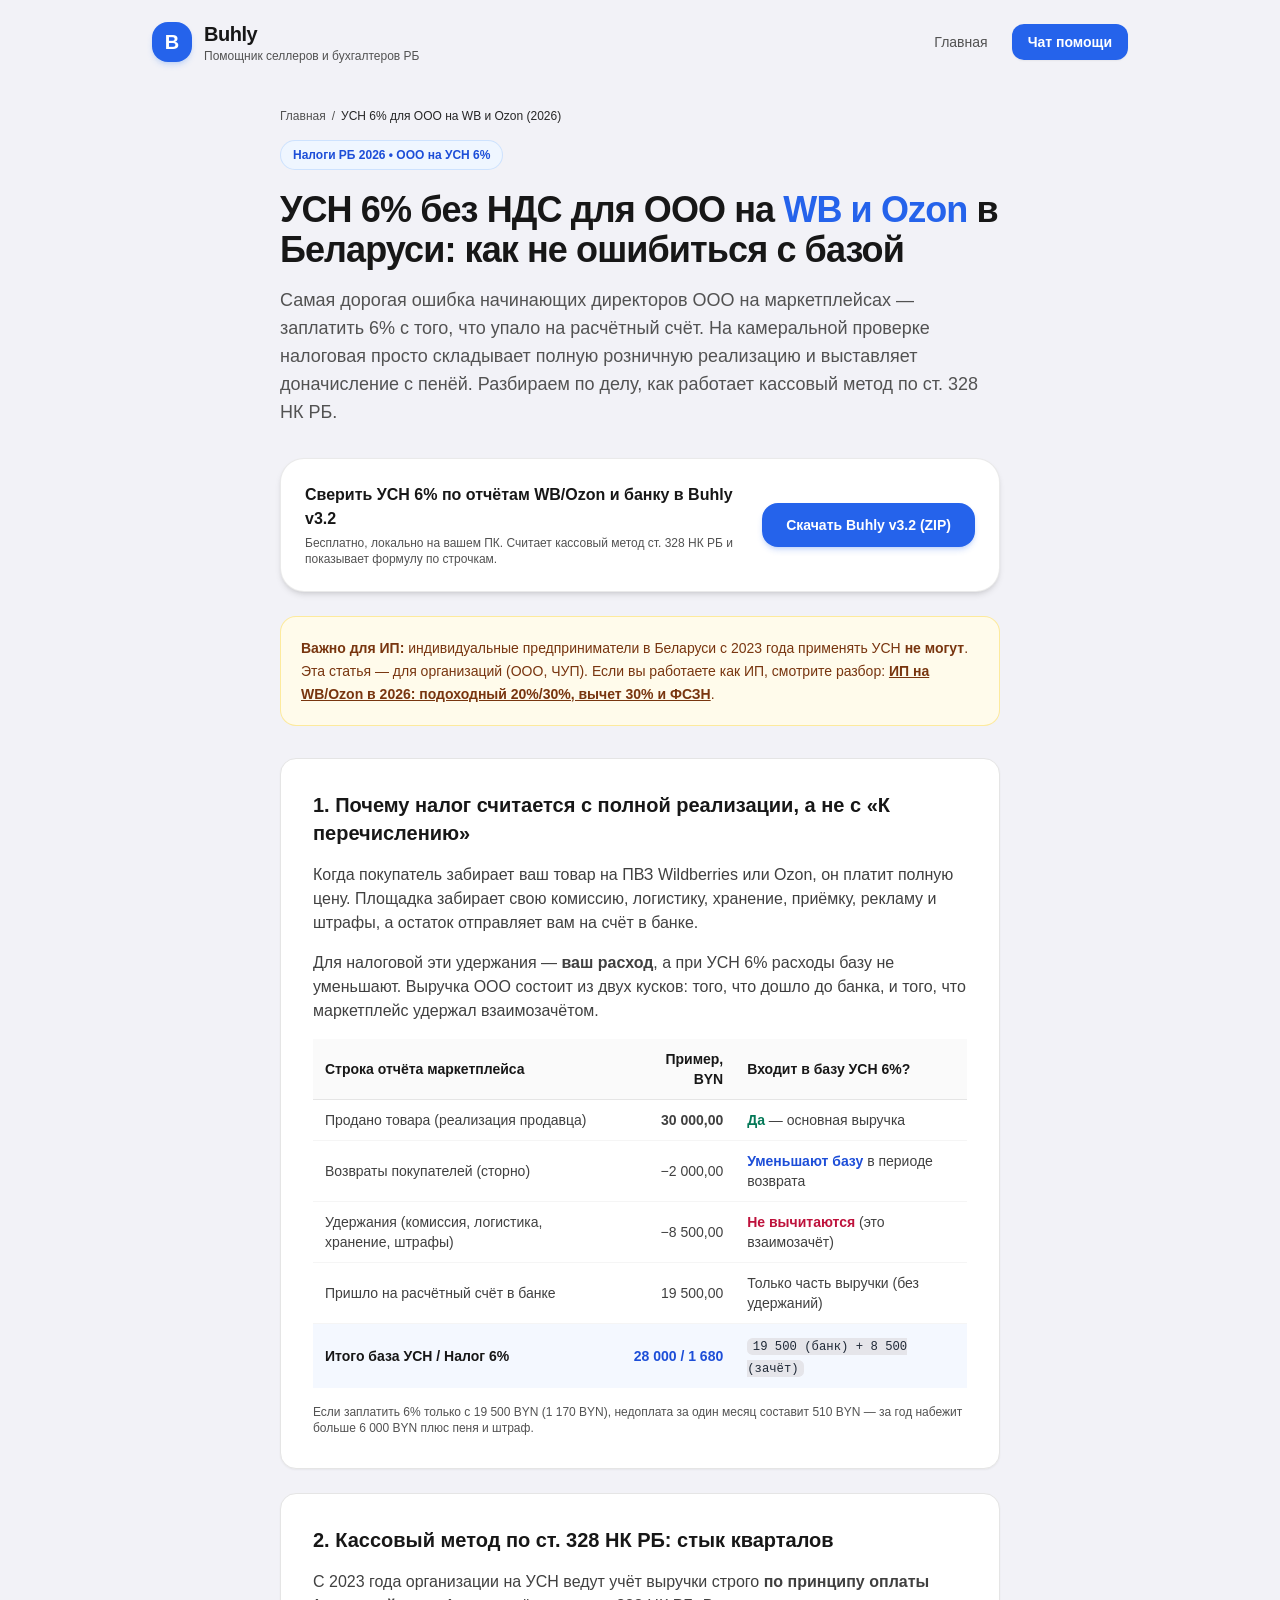
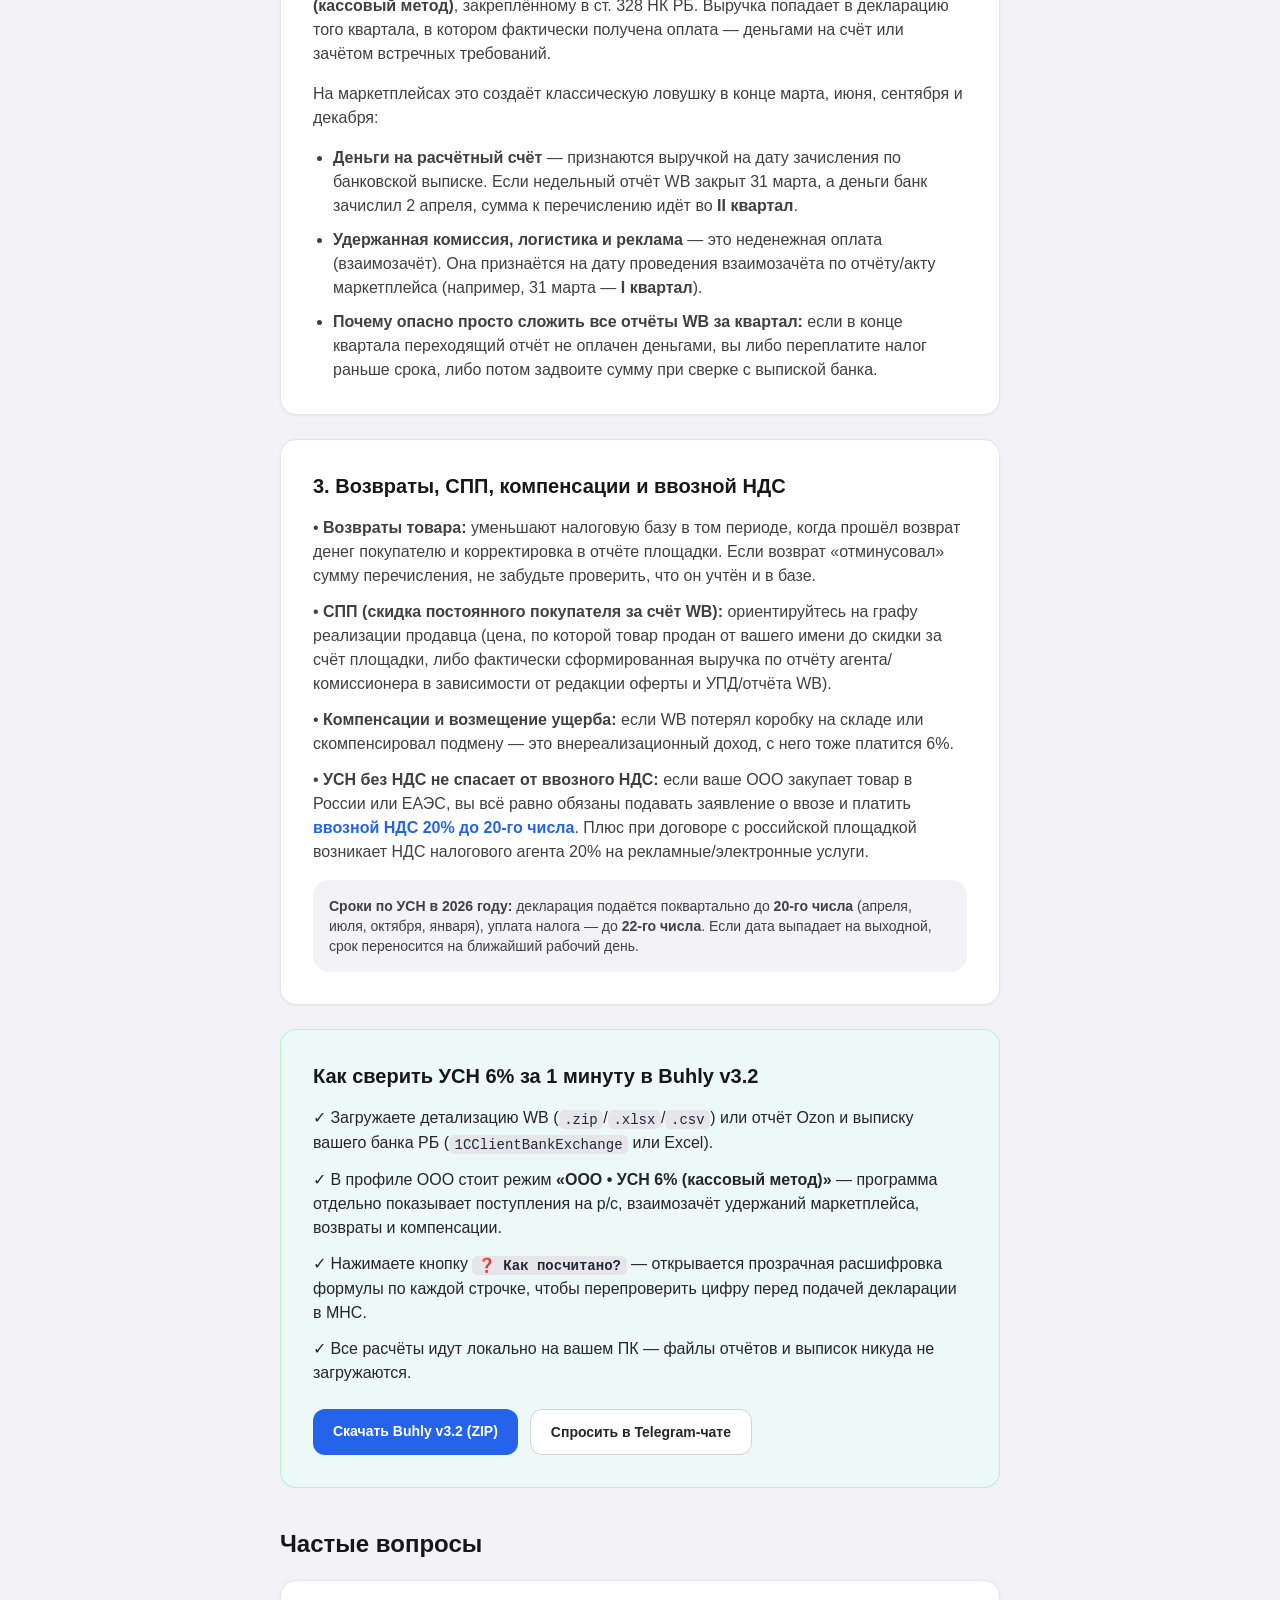
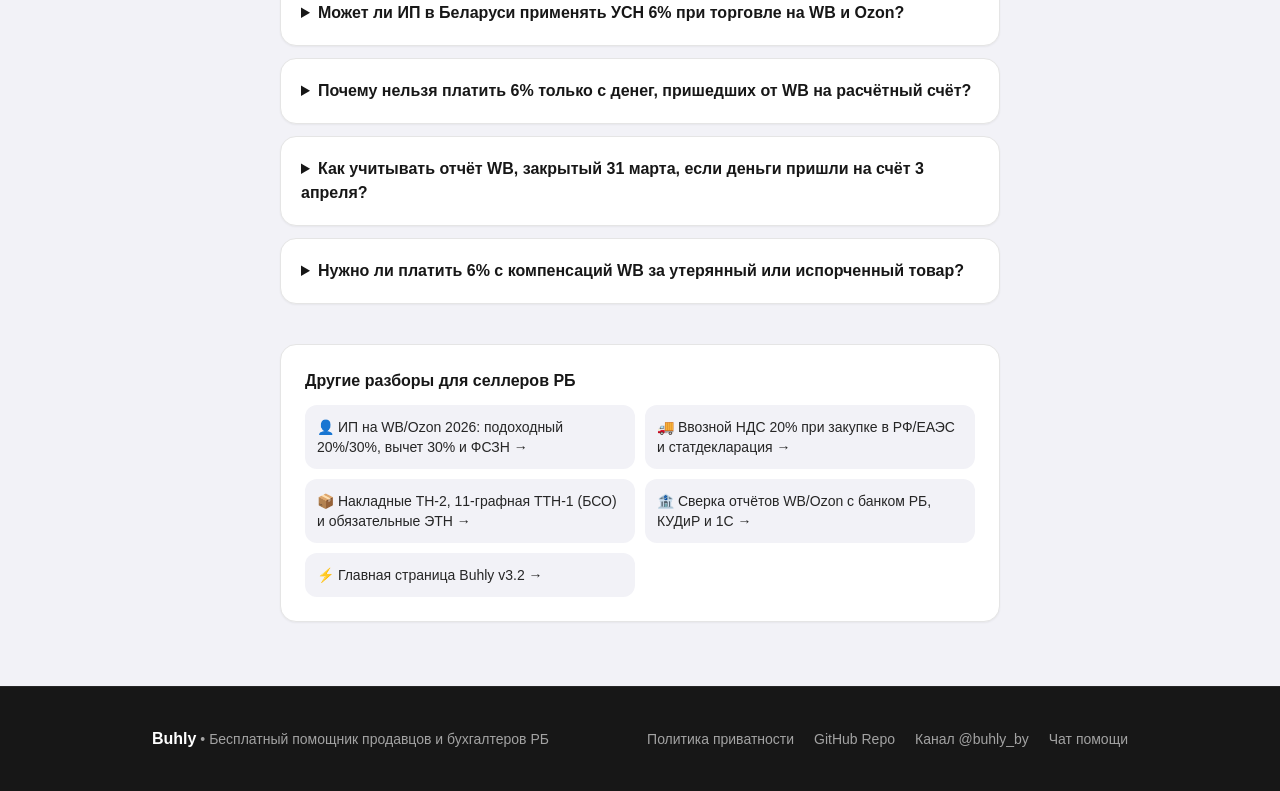
<file: usn-wb-ozon-rb.html>
<!DOCTYPE html>
<html lang="ru">
<head>
  <meta charset="UTF-8">
  <meta name="viewport" content="width=device-width, initial-scale=1.0">
  <title>УСН 6% для ООО на Wildberries и Ozon в Беларуси (2026): кассовый метод и расчёт базы | Buhly</title>
  <meta name="description" content="Как правильно считать УСН 6% без НДС для ООО на Wildberries и Ozon в РБ в 2026 году: почему база — полная реализация, а не сумма к перечислению, кассовый метод по ст. 328 НК РБ, возвраты и сверка в Buhly v3.2.">
  <meta name="keywords" content="усн 6 wildberries беларусь, налоги ооо ozon рб 2026, кассовый метод усн ст 328 нк рб, взаимозачет удержаний wb, база усн маркетплейс беларусь">
  <link rel="canonical" href="https://buhly.by/usn-wb-ozon-rb.html">
  <link rel="icon" href="favicon.ico">

  <!-- Open Graph -->
  <meta property="og:title" content="УСН 6% для ООО на Wildberries и Ozon в Беларуси (2026): кассовый метод и расчёт базы | Buhly">
  <meta property="og:description" content="Разбор на реальных цифрах: почему при УСН 6% налог считают с полной розничной цены, как работает кассовый метод ст. 328 НК РБ с взаимозачётом удержаний и как сверить отчёт за минуту.">
  <meta property="og:type" content="article">
  <meta property="og:url" content="https://buhly.by/usn-wb-ozon-rb.html">
  <meta property="og:image" content="https://buhly.by/screenshots/buhly_v3_analytics.png">
  <meta property="og:locale" content="ru_RU">
  <meta name="twitter:card" content="summary_large_image">
  <meta name="twitter:title" content="УСН 6% для ООО на Wildberries и Ozon в Беларуси (2026) | Buhly">
  <meta name="twitter:description" content="Полная розничная база, кассовый метод ст. 328 НК РБ, взаимозачёт комиссий, возвраты и быстрая сверка в Buhly v3.2.">
  <meta name="twitter:image" content="https://buhly.by/screenshots/buhly_v3_analytics.png">
  <link rel="stylesheet" href="styles.css">

  <script type="application/ld+json">
  {
    "@context": "https://schema.org",
    "@graph": [
      {
        "@type": "BreadcrumbList",
        "itemListElement": [
          {
            "@type": "ListItem",
            "position": 1,
            "name": "Главная",
            "item": "https://buhly.by/"
          },
          {
            "@type": "ListItem",
            "position": 2,
            "name": "УСН 6% для ООО на WB и Ozon в РБ (2026)",
            "item": "https://buhly.by/usn-wb-ozon-rb.html"
          }
        ]
      },
      {
        "@type": "FAQPage",
        "mainEntity": [
          {
            "@type": "Question",
            "name": "Может ли ИП в Беларуси применять УСН 6% при торговле на WB и Ozon?",
            "acceptedAnswer": {
              "@type": "Answer",
              "text": "Нет. С 2023 года индивидуальные предприниматели в Республике Беларусь не имеют права применять УСН. Упрощёнка 6% без НДС доступна только организациям (ООО, ЧУП и др.). ИП на маркетплейсах работают на подоходном налоге 20% (или 30% при превышении 500 000 BYN)."
            }
          },
          {
            "@type": "Question",
            "name": "Почему нельзя платить 6% только с денег, пришедших от WB на расчётный счёт?",
            "acceptedAnswer": {
              "@type": "Answer",
              "text": "Маркетплейс выступает посредником и перед переводом удерживает комиссию, логистику, хранение и штрафы путём взаимозачёта. По ст. 328 НК РБ в валовую выручку при УСН включается вся стоимость реализованного товара — и сумма на расчётный счёт, и сумма удержанного вознаграждения площадки."
            }
          },
          {
            "@type": "Question",
            "name": "Как учитывать отчёт WB, закрытый 31 марта, если деньги пришли на счёт 3 апреля?",
            "acceptedAnswer": {
              "@type": "Answer",
              "text": "По кассовому методу ст. 328 НК РБ выручка признаётся на дату оплаты. Удержанные площадкой комиссия и логистика считаются оплаченными на дату взаимозачёта (отчёт 31 марта — I квартал), а остаток денег, поступивший на р/с 3 апреля, попадает в базу II квартала. Важно не потерять и не задвоить эту стыковую сумму."
            }
          },
          {
            "@type": "Question",
            "name": "Нужно ли платить 6% с компенсаций WB за утерянный или испорченный товар?",
            "acceptedAnswer": {
              "@type": "Answer",
              "text": "Да. Компенсации ущерба, подмен и потерь от маркетплейса включаются в налоговую базу УСН как внереализационные доходы (или в составе расчётов по отчёту) на дату поступления денег или взаимозачёта и облагаются по той же ставке 6%."
            }
          }
        ]
      }
    ]
  }
  </script>
</head>
<body class="bg-[#F2F2F7] text-neutral-900 min-h-screen antialiased flex flex-col justify-between">

  <!-- Navigation -->
  <nav class="max-w-5xl mx-auto w-full px-6 py-5 flex items-center justify-between flex-wrap gap-3">
    <a href="https://buhly.by/" class="flex items-center gap-3 min-w-0">
      <div class="w-10 h-10 shrink-0 rounded-2xl bg-blue-600 flex items-center justify-center text-white font-extrabold text-xl shadow-md shadow-blue-500/20">
        B
      </div>
      <div class="min-w-0">
        <span class="font-extrabold text-xl tracking-tight text-neutral-900">Buhly</span>
        <span class="text-xs text-neutral-600 block font-medium">Помощник селлеров и бухгалтеров РБ</span>
      </div>
    </a>
    <div class="flex items-center flex-wrap gap-2 sm:gap-3">
      <a href="https://buhly.by/" class="text-sm font-medium text-neutral-600 hover:text-neutral-900 transition px-3 py-1.5 rounded-lg hover:bg-neutral-200/50">
        Главная
      </a>
      <a href="https://t.me/buhly_by_chat" target="_blank" rel="noopener" data-goal="tg_chat" class="text-sm font-semibold text-white bg-blue-600 hover:bg-blue-700 transition px-4 py-2 rounded-xl shadow-sm">
        Чат помощи
      </a>
    </div>
  </nav>

  <!-- Article Main -->
  <main class="max-w-3xl mx-auto w-full px-6 pt-6 pb-16">
    <nav aria-label="Хлебные крошки" class="text-xs text-neutral-600 mb-4 flex flex-wrap items-center gap-1.5">
      <a href="https://buhly.by/" class="hover:text-blue-600 transition">Главная</a>
      <span>/</span>
      <span class="text-neutral-800 font-medium">УСН 6% для ООО на WB и Ozon (2026)</span>
    </nav>

    <div class="inline-flex items-center gap-2 bg-blue-50 border border-blue-200/70 text-blue-700 text-xs font-semibold px-3 py-1.5 rounded-full mb-5">
      <span>Налоги РБ 2026 • ООО на УСН 6%</span>
    </div>

    <h1 class="text-3xl md:text-4xl font-extrabold tracking-tight text-neutral-900 leading-tight break-words">
      УСН 6% без НДС для ООО на <span class="text-blue-600">WB и Ozon</span> в Беларуси: как не ошибиться с базой
    </h1>

    <p class="text-base md:text-lg text-neutral-600 mt-4 leading-relaxed">
      Самая дорогая ошибка начинающих директоров ООО на маркетплейсах — заплатить 6% с того, что упало на расчётный счёт. На камеральной проверке налоговая просто складывает полную розничную реализацию и выставляет доначисление с пенёй. Разбираем по делу, как работает кассовый метод по ст. 328 НК РБ.
    </p>

    <!-- Download CTA Banner -->
    <div class="mt-8 bg-white rounded-3xl p-6 shadow-md border border-neutral-200/80 flex flex-col sm:flex-row items-start sm:items-center justify-between gap-4">
      <div>
        <div class="font-bold text-neutral-900 text-base">Сверить УСН 6% по отчётам WB/Ozon и банку в Buhly v3.2</div>
        <div class="text-xs text-neutral-600 mt-1">Бесплатно, локально на вашем ПК. Считает кассовый метод ст. 328 НК РБ и показывает формулу по строчкам.</div>
      </div>
      <a href="https://github.com/narard/buhly-rb/releases/latest/download/Buhly.zip" data-goal="download_zip" class="w-full sm:w-auto shrink-0 px-6 py-3 bg-blue-600 hover:bg-blue-700 text-white font-bold text-sm rounded-2xl shadow-md shadow-blue-600/20 transition text-center">
        Скачать Buhly v3.2 (ZIP)
      </a>
    </div>

    <!-- Important Note: Only LLC -->
    <div class="mt-6 p-4 sm:p-5 rounded-2xl bg-amber-50 border border-amber-200/80 text-sm text-amber-900 leading-relaxed">
      <b>Важно для ИП:</b> индивидуальные предприниматели в Беларуси с 2023 года применять УСН <b>не могут</b>. Эта статья — для организаций (ООО, ЧУП). Если вы работаете как ИП, смотрите разбор: <a href="ip-nalogi-fszn-2026-rb.html" class="font-semibold underline">ИП на WB/Ozon в 2026: подоходный 20%/30%, вычет 30% и ФСЗН</a>.
    </div>

    <!-- Section 1: Base -->
    <section class="mt-8 bg-white rounded-2xl p-6 md:p-8 border border-neutral-200 shadow-sm space-y-4">
      <h2 class="text-xl font-extrabold text-neutral-900 break-words">1. Почему налог считается с полной реализации, а не с «К перечислению»</h2>
      <p class="text-sm md:text-base text-neutral-700 leading-relaxed">
        Когда покупатель забирает ваш товар на ПВЗ Wildberries или Ozon, он платит полную цену. Площадка забирает свою комиссию, логистику, хранение, приёмку, рекламу и штрафы, а остаток отправляет вам на счёт в банке.
      </p>
      <p class="text-sm md:text-base text-neutral-700 leading-relaxed">
        Для налоговой эти удержания — <b>ваш расход</b>, а при УСН 6% расходы базу не уменьшают. Выручка ООО состоит из двух кусков: того, что дошло до банка, и того, что маркетплейс удержал взаимозачётом.
      </p>

      <div class="overflow-x-auto mt-4">
        <table class="w-full text-sm border-collapse">
          <thead>
            <tr class="bg-neutral-50 border-b border-neutral-200 text-left">
              <th class="py-2.5 px-3 font-bold text-neutral-900">Строка отчёта маркетплейса</th>
              <th class="py-2.5 px-3 font-bold text-neutral-900 text-right">Пример, BYN</th>
              <th class="py-2.5 px-3 font-bold text-neutral-900">Входит в базу УСН 6%?</th>
            </tr>
          </thead>
          <tbody class="text-neutral-700">
            <tr class="border-b border-neutral-100">
              <td class="py-2.5 px-3">Продано товара (реализация продавца)</td>
              <td class="py-2.5 px-3 text-right whitespace-nowrap font-semibold">30 000,00</td>
              <td class="py-2.5 px-3"><b class="text-emerald-700">Да</b> — основная выручка</td>
            </tr>
            <tr class="border-b border-neutral-100">
              <td class="py-2.5 px-3">Возвраты покупателей (сторно)</td>
              <td class="py-2.5 px-3 text-right whitespace-nowrap">−2 000,00</td>
              <td class="py-2.5 px-3"><b class="text-blue-700">Уменьшают базу</b> в периоде возврата</td>
            </tr>
            <tr class="border-b border-neutral-100">
              <td class="py-2.5 px-3">Удержания (комиссия, логистика, хранение, штрафы)</td>
              <td class="py-2.5 px-3 text-right whitespace-nowrap">−8 500,00</td>
              <td class="py-2.5 px-3"><b class="text-rose-700">Не вычитаются</b> (это взаимозачёт)</td>
            </tr>
            <tr class="border-b border-neutral-100">
              <td class="py-2.5 px-3">Пришло на расчётный счёт в банке</td>
              <td class="py-2.5 px-3 text-right whitespace-nowrap">19 500,00</td>
              <td class="py-2.5 px-3">Только часть выручки (без удержаний)</td>
            </tr>
            <tr class="bg-blue-50/70">
              <td class="py-2.5 px-3 font-bold text-neutral-900">Итого база УСН / Налог 6%</td>
              <td class="py-2.5 px-3 text-right whitespace-nowrap font-bold text-blue-700">28 000 / 1 680</td>
              <td class="py-2.5 px-3 text-neutral-800"><code>19 500 (банк) + 8 500 (зачёт)</code></td>
            </tr>
          </tbody>
        </table>
      </div>
      <p class="text-xs text-neutral-600 mt-2">
        Если заплатить 6% только с 19 500 BYN (1 170 BYN), недоплата за один месяц составит 510 BYN — за год набежит больше 6 000 BYN плюс пеня и штраф.
      </p>
    </section>

    <!-- Section 2: Cash method -->
    <section class="mt-6 bg-white rounded-2xl p-6 md:p-8 border border-neutral-200 shadow-sm space-y-4">
      <h2 class="text-xl font-extrabold text-neutral-900 break-words">2. Кассовый метод по ст. 328 НК РБ: стык кварталов</h2>
      <p class="text-sm md:text-base text-neutral-700 leading-relaxed">
        С 2023 года организации на УСН ведут учёт выручки строго <b>по принципу оплаты (кассовый метод)</b>, закреплённому в ст. 328 НК РБ. Выручка попадает в декларацию того квартала, в котором фактически получена оплата — деньгами на счёт или зачётом встречных требований.
      </p>
      <p class="text-sm md:text-base text-neutral-700 leading-relaxed">
        На маркетплейсах это создаёт классическую ловушку в конце марта, июня, сентября и декабря:
      </p>
      <ul class="list-disc pl-5 space-y-2.5 text-sm md:text-base text-neutral-700 leading-relaxed">
        <li><b>Деньги на расчётный счёт</b> — признаются выручкой на дату зачисления по банковской выписке. Если недельный отчёт WB закрыт 31 марта, а деньги банк зачислил 2 апреля, сумма к перечислению идёт во <b>II квартал</b>.</li>
        <li><b>Удержанная комиссия, логистика и реклама</b> — это неденежная оплата (взаимозачёт). Она признаётся на дату проведения взаимозачёта по отчёту/акту маркетплейса (например, 31 марта — <b>I квартал</b>).</li>
        <li><b>Почему опасно просто сложить все отчёты WB за квартал:</b> если в конце квартала переходящий отчёт не оплачен деньгами, вы либо переплатите налог раньше срока, либо потом задвоите сумму при сверке с выпиской банка.</li>
      </ul>
    </section>

    <!-- Section 3: Returns, SPP, Compensations -->
    <section class="mt-6 bg-white rounded-2xl p-6 md:p-8 border border-neutral-200 shadow-sm space-y-4">
      <h2 class="text-xl font-extrabold text-neutral-900 break-words">3. Возвраты, СПП, компенсации и ввозной НДС</h2>
      <ul class="space-y-3 text-sm md:text-base text-neutral-700 leading-relaxed">
        <li>• <b>Возвраты товара:</b> уменьшают налоговую базу в том периоде, когда прошёл возврат денег покупателю и корректировка в отчёте площадки. Если возврат «отминусовал» сумму перечисления, не забудьте проверить, что он учтён и в базе.</li>
        <li>• <b>СПП (скидка постоянного покупателя за счёт WB):</b> ориентируйтесь на графу реализации продавца (цена, по которой товар продан от вашего имени до скидки за счёт площадки, либо фактически сформированная выручка по отчёту агента/комиссионера в зависимости от редакции оферты и УПД/отчёта WB).</li>
        <li>• <b>Компенсации и возмещение ущерба:</b> если WB потерял коробку на складе или скомпенсировал подмену — это внереализационный доход, с него тоже платится 6%.</li>
        <li>• <b>УСН без НДС не спасает от ввозного НДС:</b> если ваше ООО закупает товар в России или ЕАЭС, вы всё равно обязаны подавать заявление о ввозе и платить <a href="vvoznoi-nds-rf-rb.html" class="text-blue-600 font-semibold hover:underline">ввозной НДС 20% до 20-го числа</a>. Плюс при договоре с российской площадкой возникает НДС налогового агента 20% на рекламные/электронные услуги.</li>
      </ul>
      <div class="p-4 rounded-2xl bg-[#F2F2F7] text-xs sm:text-sm text-neutral-700">
        <b>Сроки по УСН в 2026 году:</b> декларация подаётся поквартально до <b>20-го числа</b> (апреля, июля, октября, января), уплата налога — до <b>22-го числа</b>. Если дата выпадает на выходной, срок переносится на ближайший рабочий день.
      </div>
    </section>

    <!-- Auto Solution -->
    <section class="mt-6 bg-emerald-50/70 rounded-2xl p-6 md:p-8 border border-emerald-200/80">
      <h2 class="text-xl font-extrabold text-neutral-900 mb-4">Как сверить УСН 6% за 1 минуту в Buhly v3.2</h2>
      <ul class="space-y-3 text-sm md:text-base text-neutral-800 leading-relaxed">
        <li>✓ Загружаете детализацию WB (<code>.zip</code>/<code>.xlsx</code>/<code>.csv</code>) или отчёт Ozon и выписку вашего банка РБ (<code>1CClientBankExchange</code> или Excel).</li>
        <li>✓ В профиле ООО стоит режим <b>«ООО • УСН 6% (кассовый метод)»</b> — программа отдельно показывает поступления на р/с, взаимозачёт удержаний маркетплейса, возвраты и компенсации.</li>
        <li>✓ Нажимаете кнопку <b><code>❓ Как посчитано?</code></b> — открывается прозрачная расшифровка формулы по каждой строчке, чтобы перепроверить цифру перед подачей декларации в МНС.</li>
        <li>✓ Все расчёты идут локально на вашем ПК — файлы отчётов и выписок никуда не загружаются.</li>
      </ul>
      <div class="mt-6 flex flex-wrap gap-3">
        <a href="https://github.com/narard/buhly-rb/releases/latest/download/Buhly.zip" data-goal="download_zip" class="px-5 py-3 bg-blue-600 hover:bg-blue-700 text-white font-bold text-sm rounded-xl transition">
          Скачать Buhly v3.2 (ZIP)
        </a>
        <a href="https://t.me/buhly_by_chat" target="_blank" rel="noopener" data-goal="tg_chat" class="px-5 py-3 bg-white hover:bg-neutral-50 text-neutral-800 font-semibold text-sm rounded-xl border border-neutral-300 transition">
          Спросить в Telegram-чате
        </a>
      </div>
    </section>

    <!-- FAQ -->
    <section class="mt-10">
      <h2 class="text-2xl font-extrabold text-neutral-900 mb-5">Частые вопросы</h2>
      <div class="space-y-3">
        <details class="bg-white p-5 rounded-2xl border border-neutral-200 shadow-sm cursor-pointer">
          <summary class="font-bold text-neutral-900 text-base">Может ли ИП в Беларуси применять УСН 6% при торговле на WB и Ozon?</summary>
          <p class="text-sm text-neutral-600 mt-3 leading-relaxed">Нет. С 2023 года индивидуальные предприниматели в Республике Беларусь не имеют права применять УСН. Упрощёнка 6% без НДС доступна только организациям (ООО, ЧУП и др.). ИП на маркетплейсах работают на подоходном налоге 20% (или 30% при превышении 500 000 BYN).</p>
        </details>
        <details class="bg-white p-5 rounded-2xl border border-neutral-200 shadow-sm cursor-pointer">
          <summary class="font-bold text-neutral-900 text-base">Почему нельзя платить 6% только с денег, пришедших от WB на расчётный счёт?</summary>
          <p class="text-sm text-neutral-600 mt-3 leading-relaxed">Маркетплейс выступает посредником и перед переводом удерживает комиссию, логистику, хранение и штрафы путём взаимозачёта. По ст. 328 НК РБ в валовую выручку при УСН включается вся стоимость реализованного товара — и сумма на расчётный счёт, и сумма удержанного вознаграждения площадки.</p>
        </details>
        <details class="bg-white p-5 rounded-2xl border border-neutral-200 shadow-sm cursor-pointer">
          <summary class="font-bold text-neutral-900 text-base">Как учитывать отчёт WB, закрытый 31 марта, если деньги пришли на счёт 3 апреля?</summary>
          <p class="text-sm text-neutral-600 mt-3 leading-relaxed">По кассовому методу ст. 328 НК РБ выручка признаётся на дату оплаты. Удержанные площадкой комиссия и логистика считаются оплаченными на дату взаимозачёта (отчёт 31 марта — I квартал), а остаток денег, поступивший на р/с 3 апреля, попадает в базу II квартала. Важно не потерять и не задвоить эту стыковую сумму.</p>
        </details>
        <details class="bg-white p-5 rounded-2xl border border-neutral-200 shadow-sm cursor-pointer">
          <summary class="font-bold text-neutral-900 text-base">Нужно ли платить 6% с компенсаций WB за утерянный или испорченный товар?</summary>
          <p class="text-sm text-neutral-600 mt-3 leading-relaxed">Да. Компенсации ущерба, подмен и потерь от маркетплейса включаются в налоговую базу УСН как внереализационные доходы (или в составе расчётов по отчёту) на дату поступления денег или взаимозачёта и облагаются по той же ставке 6%.</p>
        </details>
      </div>
    </section>

    <!-- Other Guides -->
    <section class="mt-10 bg-white p-6 rounded-2xl border border-neutral-200 shadow-sm">
      <h2 class="font-bold text-base text-neutral-900 mb-3">Другие разборы для селлеров РБ</h2>
      <div class="grid sm:grid-cols-2 gap-2.5 text-sm">
        <a href="ip-nalogi-fszn-2026-rb.html" class="p-3 rounded-xl bg-[#F2F2F7] hover:bg-blue-50 text-neutral-800 hover:text-blue-700 font-medium transition block">👤 ИП на WB/Ozon 2026: подоходный 20%/30%, вычет 30% и ФСЗН →</a>
        <a href="vvoznoi-nds-rf-rb.html" class="p-3 rounded-xl bg-[#F2F2F7] hover:bg-blue-50 text-neutral-800 hover:text-blue-700 font-medium transition block">🚚 Ввозной НДС 20% при закупке в РФ/ЕАЭС и статдекларация →</a>
        <a href="tn2-bso-etn-wb-rb.html" class="p-3 rounded-xl bg-[#F2F2F7] hover:bg-blue-50 text-neutral-800 hover:text-blue-700 font-medium transition block">📦 Накладные ТН-2, 11-графная ТТН-1 (БСО) и обязательные ЭТН →</a>
        <a href="sverka-wb-bank-rb.html" class="p-3 rounded-xl bg-[#F2F2F7] hover:bg-blue-50 text-neutral-800 hover:text-blue-700 font-medium transition block">🏦 Сверка отчётов WB/Ozon с банком РБ, КУДиР и 1С →</a>
        <a href="https://buhly.by/" class="p-3 rounded-xl bg-[#F2F2F7] hover:bg-blue-50 text-neutral-800 hover:text-blue-700 font-medium transition block">⚡ Главная страница Buhly v3.2 →</a>
      </div>
    </section>
  </main>

  <!-- Footer -->
  <footer class="bg-neutral-900 text-neutral-400 py-10 border-t border-neutral-800 text-sm">
    <div class="max-w-5xl mx-auto px-6 flex flex-col sm:flex-row items-center justify-between gap-4">
      <div>
        <a href="https://buhly.by/" class="text-white font-bold text-base hover:underline">Buhly</a> • Бесплатный помощник продавцов и бухгалтеров РБ
      </div>
      <div class="flex items-center flex-wrap gap-5">
        <a href="privacy.html" class="hover:text-white transition">Политика приватности</a>
        <a href="https://github.com/narard/buhly-rb" target="_blank" rel="noopener" data-goal="github_click" class="hover:text-white transition">GitHub Repo</a>
        <a href="https://t.me/buhly_by" target="_blank" rel="noopener" data-goal="tg_channel" class="hover:text-white transition">Канал @buhly_by</a>
        <a href="https://t.me/buhly_by_chat" target="_blank" rel="noopener" data-goal="tg_chat" class="hover:text-white transition">Чат помощи</a>
      </div>
    </div>
  </footer>

  <!-- Cookie-free Click & UTM Helper (0% cookies, 0% localStorage, Закон РБ № 99-З) -->
  <script>
    (function () {
      var utmKeys = ['utm_source', 'utm_medium', 'utm_campaign', 'utm_content', 'utm_term'];
      var params = new URLSearchParams(window.location.search || '');
      var activeUtm = {};
      var hasUtm = false;
      utmKeys.forEach(function (k) {
        var v = params.get(k);
        if (v) { activeUtm[k] = v; hasUtm = true; }
      });

      window.buhlyEvents = window.buhlyEvents || [];
      window.buhlyTrack = function (goal, url) {
        var payload = { goal: goal, url: url || '', path: window.location.pathname, utm: activeUtm, ts: Date.now() };
        window.buhlyEvents.push(payload);
        try {
          window.dispatchEvent(new CustomEvent('buhly:goal', { detail: payload }));
        } catch (e) {}
        if (goal === 'download_zip' || goal === 'download_exe') {
          var pingUrl = 'https://api.buhly.by/api/download/' + (goal === 'download_exe' ? 'exe' : 'zip') + '?ping=1';
          try {
            if (window.fetch) {
              window.fetch(pingUrl, { method: 'GET', mode: 'no-cors', keepalive: true }).catch(function () {});
              return;
            }
            if (navigator.sendBeacon) {
              navigator.sendBeacon(pingUrl);
            }
          } catch (e) {}
        }
      };

      var links = document.querySelectorAll('a[href]');
      for (var i = 0; i < links.length; i++) {
        (function (a) {
          var href = a.getAttribute('href') || '';
          var goal = a.getAttribute('data-goal');
          if (!goal) {
            if (href.indexOf('releases/latest/download/Buhly.zip') !== -1 || href.indexOf('Buhly.zip') !== -1) {
              goal = 'download_zip';
            } else if (href.indexOf('releases/latest/download/Buhly.exe') !== -1 || href.indexOf('Buhly.exe') !== -1) {
              goal = 'download_exe';
            } else if (href.indexOf('t.me/buhly_by_chat') !== -1) {
              goal = 'tg_chat';
            } else if (href.indexOf('t.me/buhly_by') !== -1) {
              goal = 'tg_channel';
            } else if (href.indexOf('github.com/narard/buhly-rb') !== -1) {
              goal = 'github_click';
            }
            if (goal) a.setAttribute('data-goal', goal);
          }

          if (hasUtm && href && href.charAt(0) !== '#' && href.indexOf('mailto:') !== 0) {
            var isInternal = href.indexOf('http') !== 0 || href.indexOf('https://buhly.by/') === 0;
            var isGithubPage = href.indexOf('https://github.com/narard/buhly-rb') === 0 && href.indexOf('.zip') === -1 && href.indexOf('.exe') === -1;
            if (isInternal || isGithubPage) {
              try {
                var base = window.location.protocol.indexOf('http') === 0 ? window.location.href : 'https://buhly.by/';
                var u = new URL(href, base);
                utmKeys.forEach(function (k) {
                  if (activeUtm[k] && !u.searchParams.has(k)) u.searchParams.set(k, activeUtm[k]);
                });
                if (href.indexOf('http') !== 0) {
                  a.setAttribute('href', href.split('?')[0].split('#')[0] + u.search + u.hash);
                } else {
                  a.setAttribute('href', u.toString());
                }
              } catch (e) {}
            }
          }

          if (goal) {
            a.addEventListener('click', function () {
              window.buhlyTrack(goal, a.href);
            });
          }
        })(links[i]);
      }
    })();
  </script>
  <!-- Cloudflare Web Analytics --><script type="module" src="https://static.cloudflareinsights.com/beacon.min.js" data-cf-beacon='{"token": "41c6c66b6e064606a506e2577db47e59"}'></script><!-- End Cloudflare Web Analytics -->
</body>
</html>
</file>
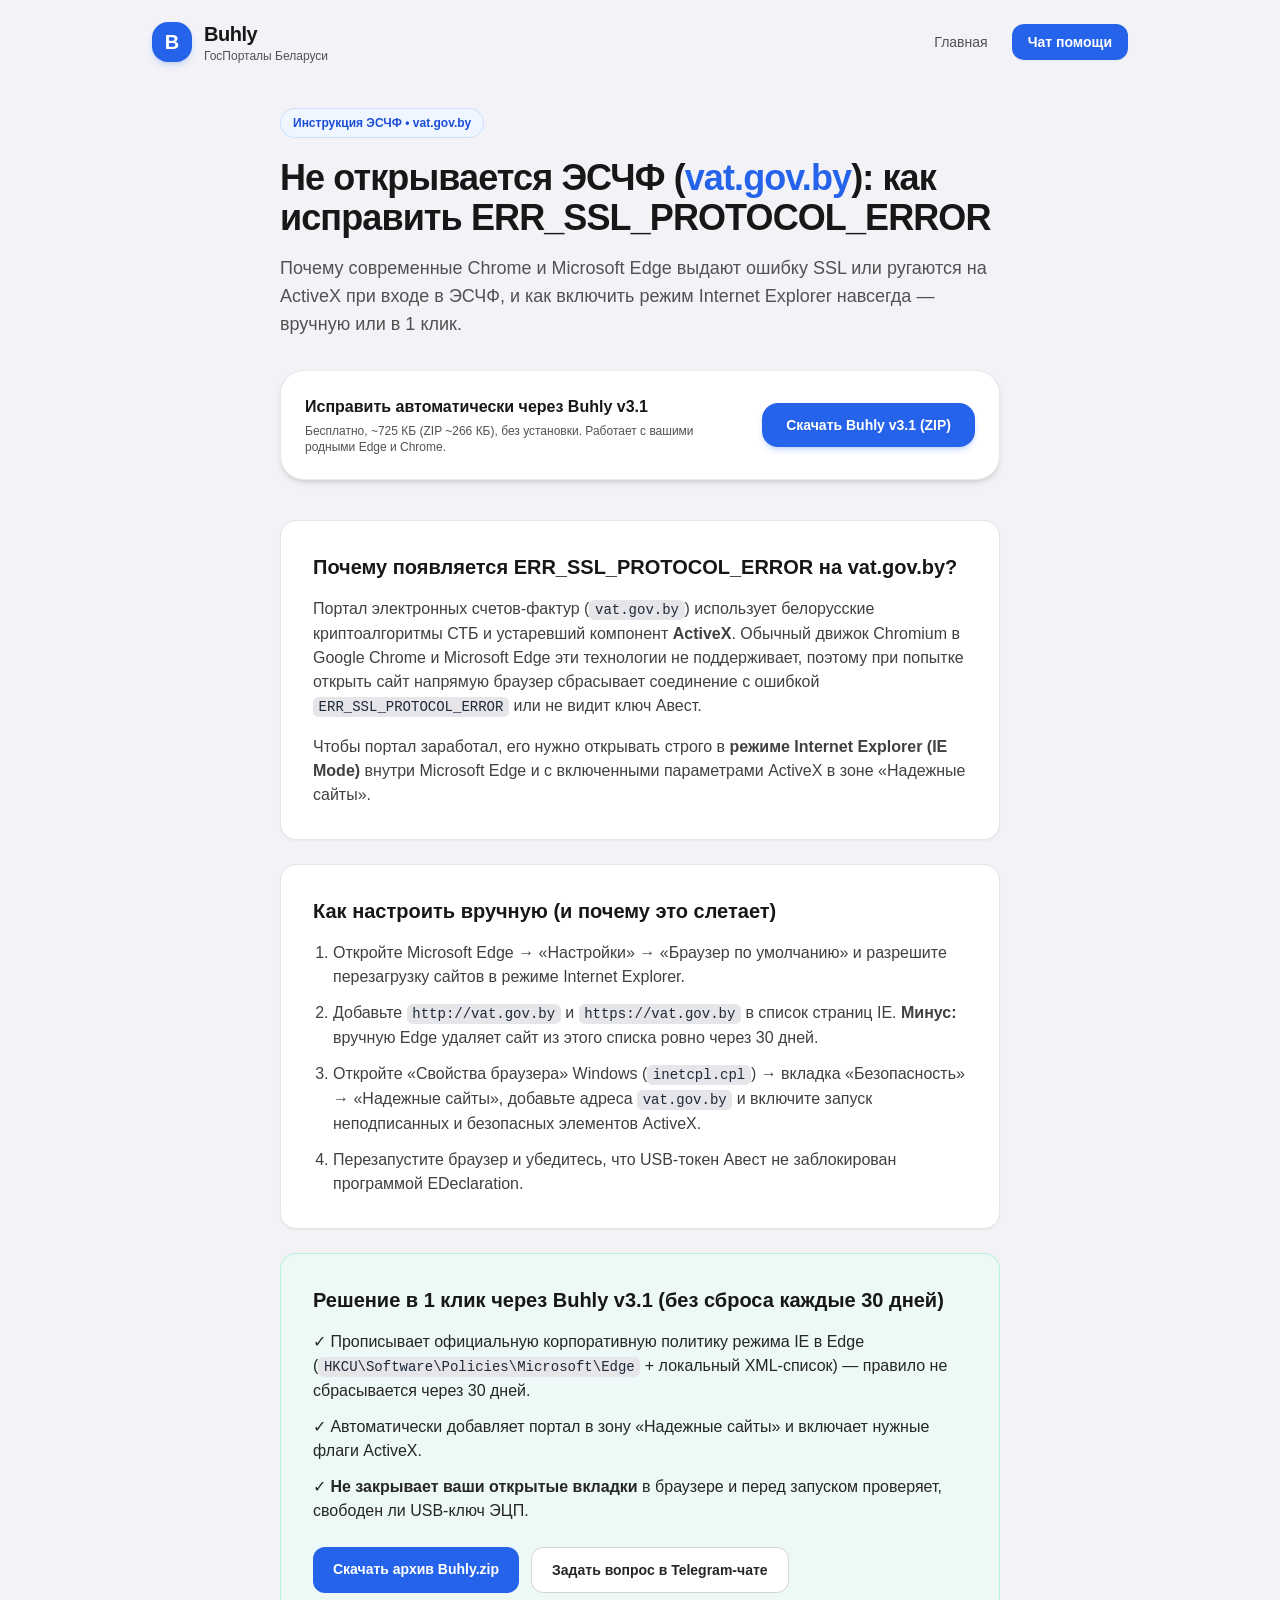
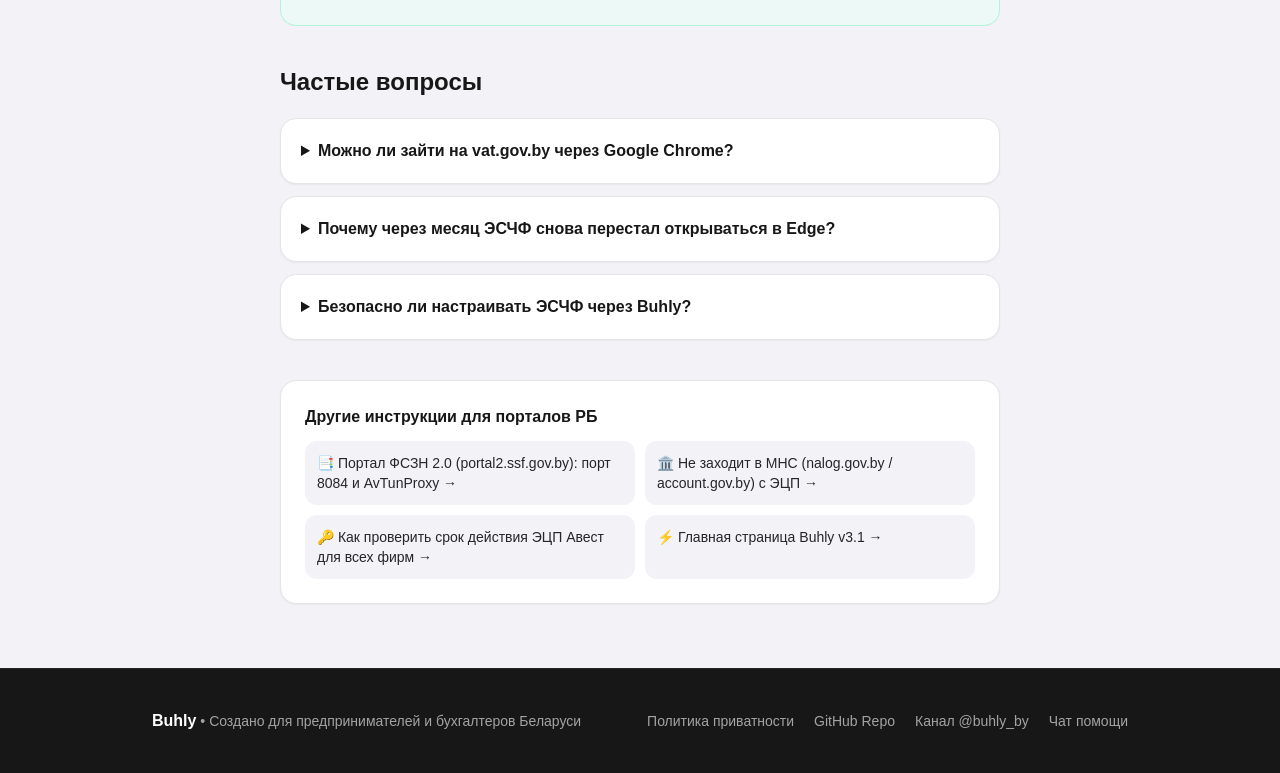
<file: vat-err-ssl.html>
<!DOCTYPE html>
<html lang="ru">
<head>
  <meta charset="UTF-8">
  <meta name="viewport" content="width=device-width, initial-scale=1.0">
  <title>Не открывается ЭСЧФ (vat.gov.by) — ошибка ERR_SSL_PROTOCOL_ERROR и режим IE в Edge | Buhly</title>
  <meta name="description" content="Как быстро исправить ошибку ERR_SSL_PROTOCOL_ERROR на портале ЭСЧФ vat.gov.by в Windows 10 и 11. Настройка режима Internet Explorer в Edge и ActiveX в 1 клик через Buhly.">
  <meta name="keywords" content="vat.gov.by не открывается, ERR_SSL_PROTOCOL_ERROR vat.gov.by, эсчф вход edge, режим ie для эсчф, activex эсчф, настройка эсчф windows 11">
  <link rel="canonical" href="https://buhly.by/vat-err-ssl.html">
  <link rel="icon" href="favicon.ico">

  <!-- Open Graph -->
  <meta property="og:title" content="Не открывается ЭСЧФ (vat.gov.by) — ошибка ERR_SSL_PROTOCOL_ERROR и режим IE в Edge | Buhly">
  <meta property="og:description" content="Как быстро исправить ошибку ERR_SSL_PROTOCOL_ERROR на портале ЭСЧФ vat.gov.by в Windows 10 и 11. Настройка режима Internet Explorer в Edge и ActiveX в 1 клик через Buhly.">
  <meta property="og:type" content="article">
  <meta property="og:url" content="https://buhly.by/vat-err-ssl.html">
  <meta property="og:image" content="https://buhly.by/screenshots/buhly_v3_overview.png">
  <meta property="og:locale" content="ru_RU">
  <meta name="twitter:card" content="summary_large_image">
  <meta name="twitter:title" content="Не открывается ЭСЧФ (vat.gov.by) — ошибка ERR_SSL_PROTOCOL_ERROR и режим IE в Edge | Buhly">
  <meta name="twitter:description" content="Как быстро исправить ошибку ERR_SSL_PROTOCOL_ERROR на портале ЭСЧФ vat.gov.by в Windows 10 и 11. Настройка режима Internet Explorer в Edge и ActiveX в 1 клик через Buhly.">
  <meta name="twitter:image" content="https://buhly.by/screenshots/buhly_v3_overview.png">
  <link rel="stylesheet" href="styles.css">

  <script type="application/ld+json">
{
  "@context": "https://schema.org",
  "@type": "FAQPage",
  "mainEntity": [
    {
      "@type": "Question",
      "name": "Можно ли зайти на vat.gov.by через Google Chrome?",
      "acceptedAnswer": {
        "@type": "Answer",
        "text": "Напрямую в современном Google Chrome портал ЭСЧФ не работает, так как Chrome не поддерживает ActiveX и режим IE. В Windows 10 и Windows 11 для vat.gov.by используется встроенный режим Internet Explorer в Microsoft Edge."
      }
    },
    {
      "@type": "Question",
      "name": "Почему через месяц ЭСЧФ снова перестал открываться в Edge?",
      "acceptedAnswer": {
        "@type": "Answer",
        "text": "Встроенный пользовательский список сайтов для режима IE в Edge действует ровно 30 дней, после чего очищается автоматически. Buhly настраивает список через групповую политику Edge без ограничения срока."
      }
    },
    {
      "@type": "Question",
      "name": "Безопасно ли настраивать ЭСЧФ через Buhly?",
      "acceptedAnswer": {
        "@type": "Answer",
        "text": "Да. Buhly весит ~725 КБ (ZIP ~266 КБ), не запрашивает пин-код ЭЦП, не является сторонним браузером и не отправляет ваши данные наружу. Исходный код полностью открыт на GitHub."
      }
    }
  ]
}
  </script>
</head>
<body class="bg-[#F2F2F7] text-neutral-900 min-h-screen antialiased flex flex-col justify-between">

  <!-- Navigation -->
  <nav class="max-w-5xl mx-auto w-full px-6 py-5 flex items-center justify-between flex-wrap gap-3">
    <a href="https://buhly.by/" class="flex items-center gap-3 min-w-0">
      <div class="w-10 h-10 shrink-0 rounded-2xl bg-blue-600 flex items-center justify-center text-white font-extrabold text-xl shadow-md shadow-blue-500/20">
        B
      </div>
      <div class="min-w-0">
        <span class="font-extrabold text-xl tracking-tight text-neutral-900">Buhly</span>
        <span class="text-xs text-neutral-600 block font-medium">ГосПорталы Беларуси</span>
      </div>
    </a>
    <div class="flex items-center flex-wrap gap-2 sm:gap-3">
      <a href="https://buhly.by/" class="text-sm font-medium text-neutral-600 hover:text-neutral-900 transition px-3 py-1.5 rounded-lg hover:bg-neutral-200/50">
        Главная
      </a>
      <a href="https://t.me/buhly_by_chat" target="_blank" rel="noopener" data-goal="tg_chat" class="text-sm font-semibold text-white bg-blue-600 hover:bg-blue-700 transition px-4 py-2 rounded-xl shadow-sm">
        Чат помощи
      </a>
    </div>
  </nav>

  <!-- Article Main -->
  <main class="max-w-3xl mx-auto w-full px-6 pt-6 pb-16">
    <div class="inline-flex items-center gap-2 bg-blue-50 border border-blue-200/70 text-blue-700 text-xs font-semibold px-3 py-1.5 rounded-full mb-5">
      <span>Инструкция ЭСЧФ • vat.gov.by</span>
    </div>

    <h1 class="text-3xl md:text-4xl font-extrabold tracking-tight text-neutral-900 leading-tight break-words">
      Не открывается ЭСЧФ (<span class="text-blue-600">vat.gov.by</span>): как исправить ERR_SSL_PROTOCOL_ERROR
    </h1>

    <p class="text-base md:text-lg text-neutral-600 mt-4 leading-relaxed">
      Почему современные Chrome и Microsoft Edge выдают ошибку SSL или ругаются на ActiveX при входе в ЭСЧФ, и как включить режим Internet Explorer навсегда — вручную или в 1 клик.
    </p>

    <!-- Download CTA Banner -->
    <div class="mt-8 bg-white rounded-3xl p-6 shadow-md border border-neutral-200/80 flex flex-col sm:flex-row items-start sm:items-center justify-between gap-4">
      <div>
        <div class="font-bold text-neutral-900 text-base">Исправить автоматически через Buhly v3.1</div>
        <div class="text-xs text-neutral-600 mt-1">Бесплатно, ~725 КБ (ZIP ~266 КБ), без установки. Работает с вашими родными Edge и Chrome.</div>
      </div>
      <a href="https://github.com/narard/buhly-rb/releases/latest/download/Buhly.zip" data-goal="download_zip" class="w-full sm:w-auto shrink-0 px-6 py-3 bg-blue-600 hover:bg-blue-700 text-white font-bold text-sm rounded-2xl shadow-md shadow-blue-600/20 transition text-center">
        Скачать Buhly v3.1 (ZIP)
      </a>
    </div>

    <!-- Why Section -->
    <section class="mt-10 bg-white rounded-2xl p-6 md:p-8 border border-neutral-200 shadow-sm space-y-4">
      <h2 class="text-xl font-extrabold text-neutral-900 break-words">Почему появляется ERR_SSL_PROTOCOL_ERROR на vat.gov.by?</h2>
      <p class="text-sm md:text-base text-neutral-700 leading-relaxed">Портал электронных счетов-фактур (<code>vat.gov.by</code>) использует белорусские криптоалгоритмы СТБ и устаревший компонент <strong>ActiveX</strong>. Обычный движок Chromium в Google Chrome и Microsoft Edge эти технологии не поддерживает, поэтому при попытке открыть сайт напрямую браузер сбрасывает соединение с ошибкой <code>ERR_SSL_PROTOCOL_ERROR</code> или не видит ключ Авест.</p>
      <p class="text-sm md:text-base text-neutral-700 leading-relaxed">Чтобы портал заработал, его нужно открывать строго в <strong>режиме Internet Explorer (IE Mode)</strong> внутри Microsoft Edge и с включенными параметрами ActiveX в зоне «Надежные сайты».</p>
    </section>

    <!-- Manual Steps -->
    <section class="mt-6 bg-white rounded-2xl p-6 md:p-8 border border-neutral-200 shadow-sm">
      <h2 class="text-xl font-extrabold text-neutral-900 mb-4">Как настроить вручную (и почему это слетает)</h2>
      <ol class="list-decimal pl-5 space-y-3 text-sm md:text-base text-neutral-700 leading-relaxed">
        <li>Откройте Microsoft Edge → «Настройки» → «Браузер по умолчанию» и разрешите перезагрузку сайтов в режиме Internet Explorer.</li>
        <li>Добавьте <code>http://vat.gov.by</code> и <code>https://vat.gov.by</code> в список страниц IE. <b>Минус:</b> вручную Edge удаляет сайт из этого списка ровно через 30 дней.</li>
        <li>Откройте «Свойства браузера» Windows (<code>inetcpl.cpl</code>) → вкладка «Безопасность» → «Надежные сайты», добавьте адреса <code>vat.gov.by</code> и включите запуск неподписанных и безопасных элементов ActiveX.</li>
        <li>Перезапустите браузер и убедитесь, что USB-токен Авест не заблокирован программой EDeclaration.</li>
      </ol>
    </section>

    <!-- Auto Solution -->
    <section class="mt-6 bg-emerald-50/70 rounded-2xl p-6 md:p-8 border border-emerald-200/80">
      <h2 class="text-xl font-extrabold text-neutral-900 mb-4">Решение в 1 клик через Buhly v3.1 (без сброса каждые 30 дней)</h2>
      <ul class="space-y-3 text-sm md:text-base text-neutral-800 leading-relaxed">
        <li>✓ Прописывает официальную корпоративную политику режима IE в Edge (<code>HKCU\Software\Policies\Microsoft\Edge</code> + локальный XML-список) — правило не сбрасывается через 30 дней.</li>
        <li>✓ Автоматически добавляет портал в зону «Надежные сайты» и включает нужные флаги ActiveX.</li>
        <li>✓ <b>Не закрывает ваши открытые вкладки</b> в браузере и перед запуском проверяет, свободен ли USB-ключ ЭЦП.</li>
      </ul>
      <div class="mt-6 flex flex-wrap gap-3">
        <a href="https://github.com/narard/buhly-rb/releases/latest/download/Buhly.zip" data-goal="download_zip" class="px-5 py-3 bg-blue-600 hover:bg-blue-700 text-white font-bold text-sm rounded-xl transition">
          Скачать архив Buhly.zip
        </a>
        <a href="https://t.me/buhly_by_chat" target="_blank" rel="noopener" data-goal="tg_chat" class="px-5 py-3 bg-white hover:bg-neutral-50 text-neutral-800 font-semibold text-sm rounded-xl border border-neutral-300 transition">
          Задать вопрос в Telegram-чате
        </a>
      </div>
    </section>

    <!-- FAQ -->
    <section class="mt-10">
      <h2 class="text-2xl font-extrabold text-neutral-900 mb-5">Частые вопросы</h2>
      <div class="space-y-3">
        <details class="bg-white p-5 rounded-2xl border border-neutral-200 shadow-sm cursor-pointer">
          <summary class="font-bold text-neutral-900 text-base">Можно ли зайти на vat.gov.by через Google Chrome?</summary>
          <p class="text-sm text-neutral-600 mt-3 leading-relaxed">Напрямую в современном Google Chrome портал ЭСЧФ не работает, так как Chrome не поддерживает ActiveX и режим IE. В Windows 10 и Windows 11 для vat.gov.by используется встроенный режим Internet Explorer в Microsoft Edge.</p>
        </details>
        <details class="bg-white p-5 rounded-2xl border border-neutral-200 shadow-sm cursor-pointer">
          <summary class="font-bold text-neutral-900 text-base">Почему через месяц ЭСЧФ снова перестал открываться в Edge?</summary>
          <p class="text-sm text-neutral-600 mt-3 leading-relaxed">Встроенный пользовательский список сайтов для режима IE в Edge действует ровно 30 дней, после чего очищается автоматически. Buhly настраивает список через групповую политику Edge без ограничения срока.</p>
        </details>
        <details class="bg-white p-5 rounded-2xl border border-neutral-200 shadow-sm cursor-pointer">
          <summary class="font-bold text-neutral-900 text-base">Безопасно ли настраивать ЭСЧФ через Buhly?</summary>
          <p class="text-sm text-neutral-600 mt-3 leading-relaxed">Да. Buhly весит ~725 КБ (ZIP ~266 КБ), не запрашивает пин-код ЭЦП, не является сторонним браузером и не отправляет ваши данные наружу. Исходный код полностью открыт на GitHub.</p>
        </details>
      </div>
    </section>

    <!-- Other Guides -->
    <section class="mt-10 bg-white p-6 rounded-2xl border border-neutral-200 shadow-sm">
      <h2 class="font-bold text-base text-neutral-900 mb-3">Другие инструкции для порталов РБ</h2>
      <div class="grid sm:grid-cols-2 gap-2.5 text-sm">
        <a href="fszn-8084.html" class="p-3 rounded-xl bg-[#F2F2F7] hover:bg-blue-50 text-neutral-800 hover:text-blue-700 font-medium transition block">📑 Портал ФСЗН 2.0 (portal2.ssf.gov.by): порт 8084 и AvTunProxy →</a>
        <a href="mns-nalog-avest.html" class="p-3 rounded-xl bg-[#F2F2F7] hover:bg-blue-50 text-neutral-800 hover:text-blue-700 font-medium transition block">🏛️ Не заходит в МНС (nalog.gov.by / account.gov.by) с ЭЦП →</a>
        <a href="avest-srok-ecp.html" class="p-3 rounded-xl bg-[#F2F2F7] hover:bg-blue-50 text-neutral-800 hover:text-blue-700 font-medium transition block">🔑 Как проверить срок действия ЭЦП Авест для всех фирм →</a>
        <a href="https://buhly.by/" class="p-3 rounded-xl bg-[#F2F2F7] hover:bg-blue-50 text-neutral-800 hover:text-blue-700 font-medium transition block">⚡ Главная страница Buhly v3.1 →</a>
      </div>
    </section>
  </main>

  <!-- Footer -->
  <footer class="bg-neutral-900 text-neutral-400 py-10 border-t border-neutral-800 text-sm">
    <div class="max-w-5xl mx-auto px-6 flex flex-col sm:flex-row items-center justify-between gap-4">
      <div>
        <a href="https://buhly.by/" class="text-white font-bold text-base hover:underline">Buhly</a> • Создано для предпринимателей и бухгалтеров Беларуси
      </div>
      <div class="flex items-center flex-wrap gap-5">
        <a href="privacy.html" class="hover:text-white transition">Политика приватности</a>
        <a href="https://github.com/narard/buhly-rb" target="_blank" rel="noopener" data-goal="github_click" class="hover:text-white transition">GitHub Repo</a>
        <a href="https://t.me/buhly_by" target="_blank" rel="noopener" data-goal="tg_channel" class="hover:text-white transition">Канал @buhly_by</a>
        <a href="https://t.me/buhly_by_chat" target="_blank" rel="noopener" data-goal="tg_chat" class="hover:text-white transition">Чат помощи</a>
      </div>
    </div>
  </footer>

  <!-- Cookie-free Click & UTM Helper (0% cookies, 0% localStorage, Закон РБ № 99-З) -->
  <script>
    (function () {
      var utmKeys = ['utm_source', 'utm_medium', 'utm_campaign', 'utm_content', 'utm_term'];
      var params = new URLSearchParams(window.location.search || '');
      var activeUtm = {};
      var hasUtm = false;
      utmKeys.forEach(function (k) {
        var v = params.get(k);
        if (v) { activeUtm[k] = v; hasUtm = true; }
      });

      window.buhlyEvents = window.buhlyEvents || [];
      window.buhlyTrack = function (goal, url) {
        var payload = { goal: goal, url: url || '', path: window.location.pathname, utm: activeUtm, ts: Date.now() };
        window.buhlyEvents.push(payload);
        try {
          window.dispatchEvent(new CustomEvent('buhly:goal', { detail: payload }));
        } catch (e) {}
        if (goal === 'download_zip' || goal === 'download_exe') {
          var pingUrl = 'https://api.buhly.by/api/download/' + (goal === 'download_exe' ? 'exe' : 'zip') + '?ping=1';
          try {
            if (window.fetch) {
              window.fetch(pingUrl, { method: 'GET', mode: 'no-cors', keepalive: true }).catch(function () {});
              return;
            }
            if (navigator.sendBeacon) {
              navigator.sendBeacon(pingUrl);
            }
          } catch (e) {}
        }
      };

      var links = document.querySelectorAll('a[href]');
      for (var i = 0; i < links.length; i++) {
        (function (a) {
          var href = a.getAttribute('href') || '';
          var goal = a.getAttribute('data-goal');
          if (!goal) {
            if (href.indexOf('releases/latest/download/Buhly.zip') !== -1 || href.indexOf('Buhly.zip') !== -1) {
              goal = 'download_zip';
            } else if (href.indexOf('releases/latest/download/Buhly.exe') !== -1 || href.indexOf('Buhly.exe') !== -1) {
              goal = 'download_exe';
            } else if (href.indexOf('t.me/buhly_by_chat') !== -1) {
              goal = 'tg_chat';
            } else if (href.indexOf('t.me/buhly_by') !== -1) {
              goal = 'tg_channel';
            } else if (href.indexOf('github.com/narard/buhly-rb') !== -1) {
              goal = 'github_click';
            }
            if (goal) a.setAttribute('data-goal', goal);
          }

          if (hasUtm && href && href.charAt(0) !== '#' && href.indexOf('mailto:') !== 0) {
            var isInternal = href.indexOf('http') !== 0 || href.indexOf('https://buhly.by/') === 0;
            var isGithubPage = href.indexOf('https://github.com/narard/buhly-rb') === 0 && href.indexOf('.zip') === -1 && href.indexOf('.exe') === -1;
            if (isInternal || isGithubPage) {
              try {
                var base = window.location.protocol.indexOf('http') === 0 ? window.location.href : 'https://buhly.by/';
                var u = new URL(href, base);
                utmKeys.forEach(function (k) {
                  if (activeUtm[k] && !u.searchParams.has(k)) u.searchParams.set(k, activeUtm[k]);
                });
                if (href.indexOf('http') !== 0) {
                  a.setAttribute('href', href.split('?')[0].split('#')[0] + u.search + u.hash);
                } else {
                  a.setAttribute('href', u.toString());
                }
              } catch (e) {}
            }
          }

          if (goal) {
            a.addEventListener('click', function () {
              window.buhlyTrack(goal, a.href);
            });
          }
        })(links[i]);
      }
    })();
  </script>
  <!-- Cloudflare Web Analytics --><script type="module" src="https://static.cloudflareinsights.com/beacon.min.js" data-cf-beacon='{"token": "41c6c66b6e064606a506e2577db47e59"}'></script><!-- End Cloudflare Web Analytics -->
</body>
</html>
</file>
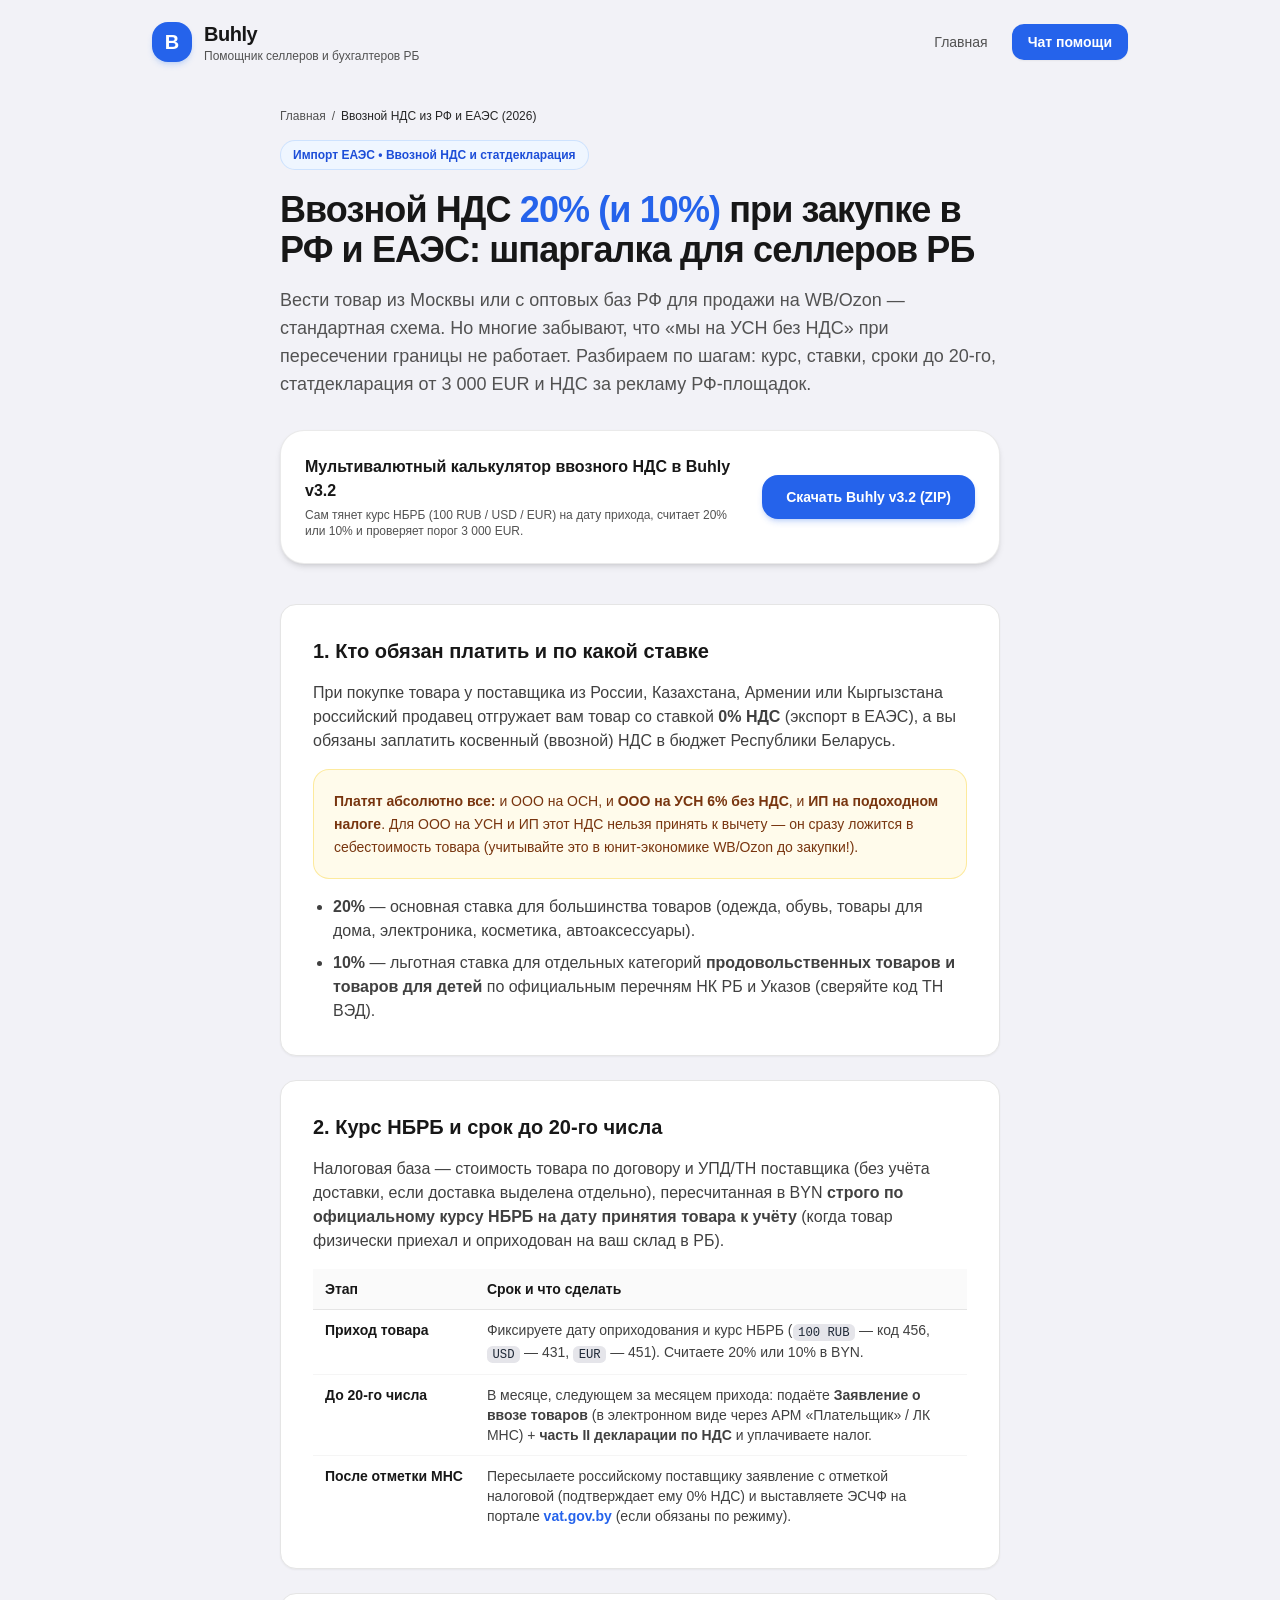
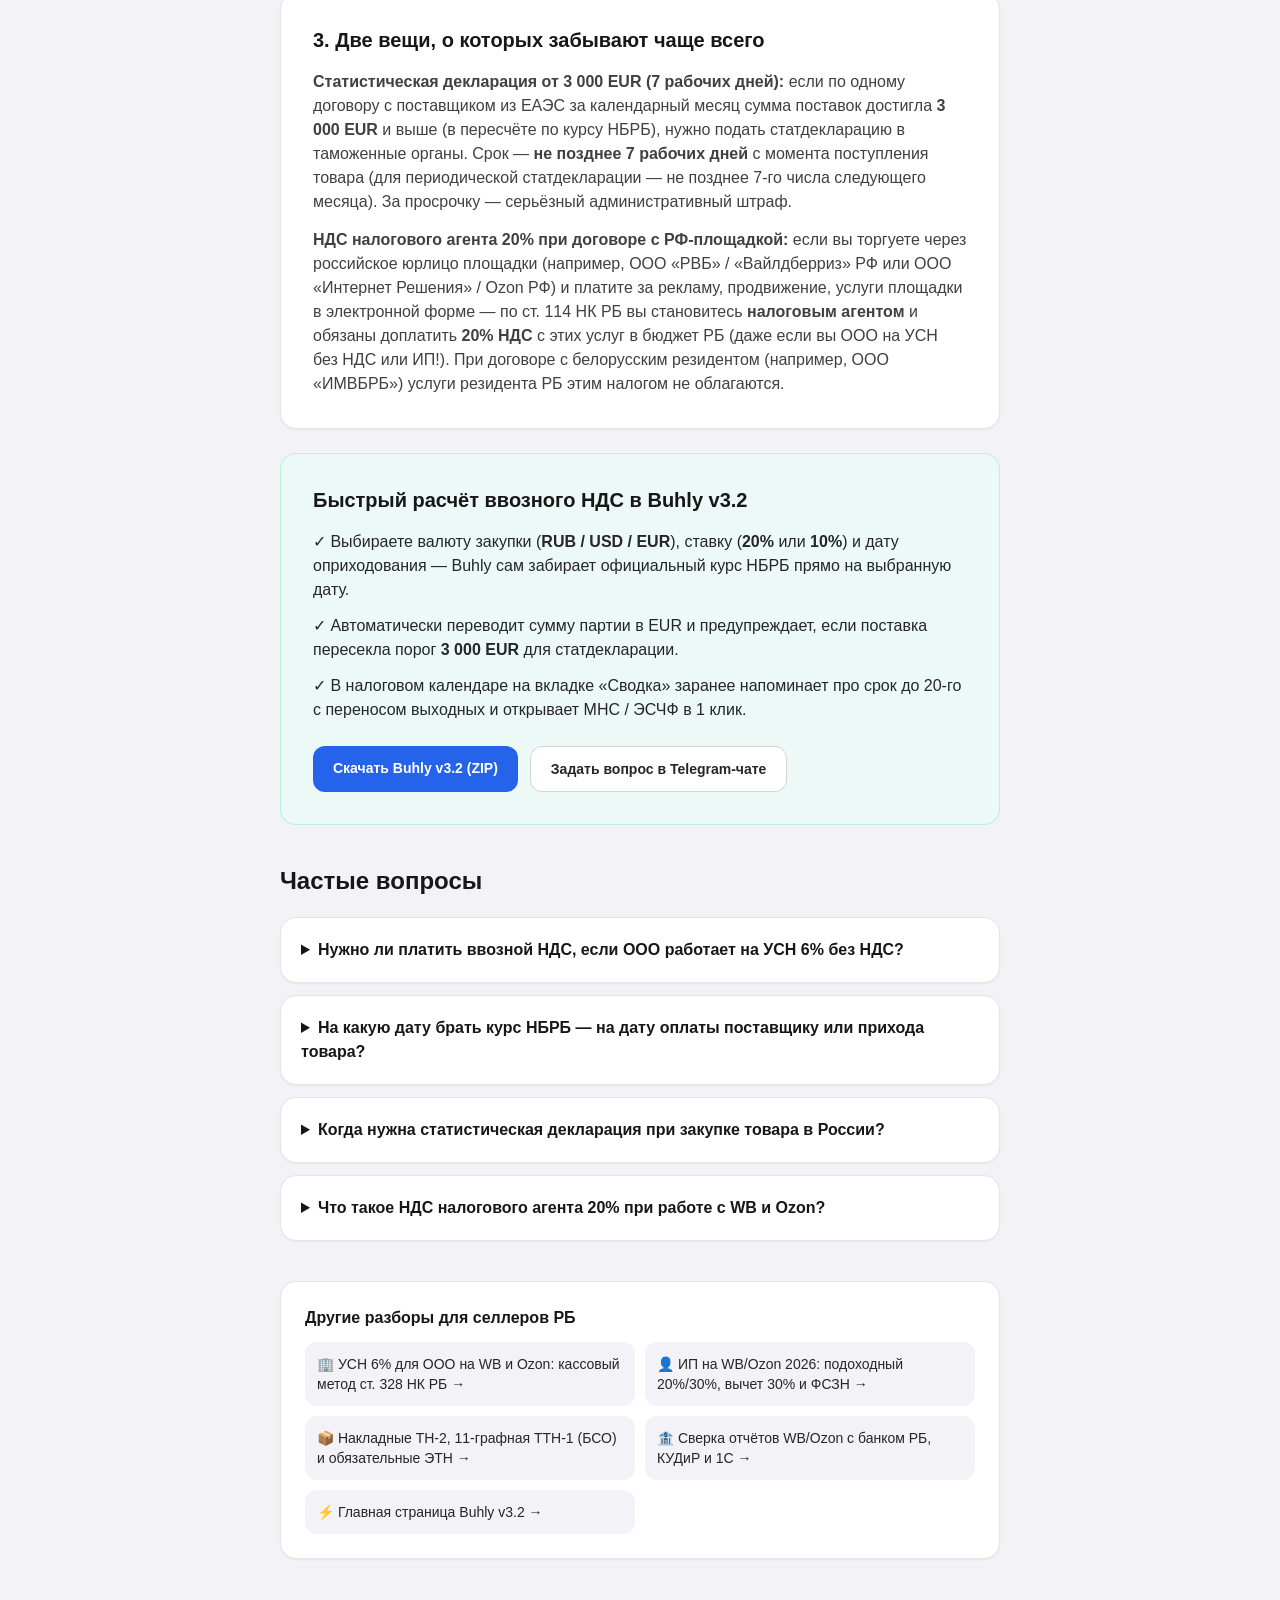
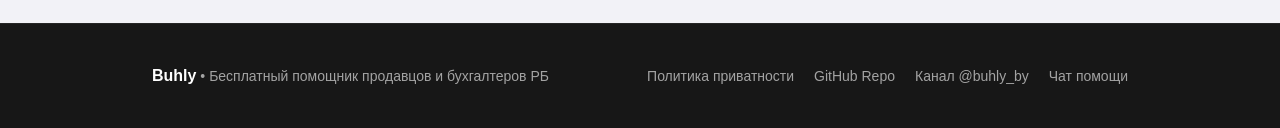
<file: vvoznoi-nds-rf-rb.html>
<!DOCTYPE html>
<html lang="ru">
<head>
  <meta charset="UTF-8">
  <meta name="viewport" content="width=device-width, initial-scale=1.0">
  <title>Ввозной НДС 20% (и 10%) из РФ и ЕАЭС в Беларусь (2026): курс НБРБ, сроки и статдекларация | Buhly</title>
  <meta name="description" content="Как рассчитать и уплатить ввозной НДС 20% (10% на детские/продтовары) при закупке товара в России для WB/Ozon в РБ: почему его платят даже ООО на УСН и ИП, курс НБРБ на дату принятия к учёту, статдекларация от 3 000 EUR и НДС налогового агента.">
  <meta name="keywords" content="ввозной ндс из россии в беларусь 2026, заявление о ввозе товаров еаэс до 20 числа, ввозной ндс на усн без ндс рб, статдекларация 3000 евро 7 рабочих дней, ндс налогового агента 20 wb ozon">
  <link rel="canonical" href="https://buhly.by/vvoznoi-nds-rf-rb.html">
  <link rel="icon" href="favicon.ico">

  <!-- Open Graph -->
  <meta property="og:title" content="Ввозной НДС 20% (и 10%) из РФ и ЕАЭС в Беларусь (2026): курс НБРБ, сроки и статдекларация | Buhly">
  <meta property="og:description" content="Почему ввозной НДС обязаны платить даже ООО на УСН без НДС и ИП, на какую дату брать курс НБРБ, когда подавать статдекларацию от 3 000 EUR и что делать с НДС налогового агента.">
  <meta property="og:type" content="article">
  <meta property="og:url" content="https://buhly.by/vvoznoi-nds-rf-rb.html">
  <meta property="og:image" content="https://buhly.by/screenshots/buhly_v3_analytics.png">
  <meta property="og:locale" content="ru_RU">
  <meta name="twitter:card" content="summary_large_image">
  <meta name="twitter:title" content="Ввозной НДС 20% из РФ/ЕАЭС в Беларусь (2026) | Buhly">
  <meta name="twitter:description" content="Курс НБРБ на дату принятия к учёту (RUB/USD/EUR), срок до 20-го, статдекларация от 3 000 EUR и НДС налогового агента 20%.">
  <meta name="twitter:image" content="https://buhly.by/screenshots/buhly_v3_analytics.png">
  <link rel="stylesheet" href="styles.css">

  <script type="application/ld+json">
  {
    "@context": "https://schema.org",
    "@graph": [
      {
        "@type": "BreadcrumbList",
        "itemListElement": [
          {
            "@type": "ListItem",
            "position": 1,
            "name": "Главная",
            "item": "https://buhly.by/"
          },
          {
            "@type": "ListItem",
            "position": 2,
            "name": "Ввозной НДС из РФ и ЕАЭС (2026)",
            "item": "https://buhly.by/vvoznoi-nds-rf-rb.html"
          }
        ]
      },
      {
        "@type": "FAQPage",
        "mainEntity": [
          {
            "@type": "Question",
            "name": "Нужно ли платить ввозной НДС, если ООО работает на УСН 6% без НДС?",
            "acceptedAnswer": {
              "@type": "Answer",
              "text": "Да, обязательно. Освобождение от НДС при УСН касается только вашей реализации внутри страны. При импорте товаров из России и других стран ЕАЭС ввозной (косвенный) НДС 20% или 10% платят все без исключения — и ООО на УСН, и ИП."
            }
          },
          {
            "@type": "Question",
            "name": "На какую дату брать курс НБРБ — на дату оплаты поставщику или прихода товара?",
            "acceptedAnswer": {
              "@type": "Answer",
              "text": "Строго на дату принятия товаров к учёту (оприходования на ваш склад в Беларуси), а не на дату предоплаты российскому поставщику и не на дату отгрузки со склада в Москве. Если оплата была в RUB, USD или EUR — берётся официальный курс НБРБ на дату прихода."
            }
          },
          {
            "@type": "Question",
            "name": "Когда нужна статистическая декларация при закупке товара в России?",
            "acceptedAnswer": {
              "@type": "Answer",
              "text": "Если общая стоимость товаров по одному внешнеторговому договору за календарный месяц достигла 3 000 EUR и выше (в эквиваленте по курсу НБРБ). Подать статдекларацию в таможню нужно не позднее 7 рабочих дней с даты поступления товара."
            }
          },
          {
            "@type": "Question",
            "name": "Что такое НДС налогового агента 20% при работе с WB и Ozon?",
            "acceptedAnswer": {
              "@type": "Answer",
              "text": "Если вы работаете по договору с российским юрлицом площадки (например, ООО «РВБ» или Ozon РФ) и платите за рекламу, продвижение или электронные услуги, белорусское ООО или ИП обязано выступить налоговым агентом и уплатить 20% НДС с этих услуг в бюджет РБ — даже на УСН без НДС."
            }
          }
        ]
      }
    ]
  }
  </script>
</head>
<body class="bg-[#F2F2F7] text-neutral-900 min-h-screen antialiased flex flex-col justify-between">

  <!-- Navigation -->
  <nav class="max-w-5xl mx-auto w-full px-6 py-5 flex items-center justify-between flex-wrap gap-3">
    <a href="https://buhly.by/" class="flex items-center gap-3 min-w-0">
      <div class="w-10 h-10 shrink-0 rounded-2xl bg-blue-600 flex items-center justify-center text-white font-extrabold text-xl shadow-md shadow-blue-500/20">
        B
      </div>
      <div class="min-w-0">
        <span class="font-extrabold text-xl tracking-tight text-neutral-900">Buhly</span>
        <span class="text-xs text-neutral-600 block font-medium">Помощник селлеров и бухгалтеров РБ</span>
      </div>
    </a>
    <div class="flex items-center flex-wrap gap-2 sm:gap-3">
      <a href="https://buhly.by/" class="text-sm font-medium text-neutral-600 hover:text-neutral-900 transition px-3 py-1.5 rounded-lg hover:bg-neutral-200/50">
        Главная
      </a>
      <a href="https://t.me/buhly_by_chat" target="_blank" rel="noopener" data-goal="tg_chat" class="text-sm font-semibold text-white bg-blue-600 hover:bg-blue-700 transition px-4 py-2 rounded-xl shadow-sm">
        Чат помощи
      </a>
    </div>
  </nav>

  <!-- Article Main -->
  <main class="max-w-3xl mx-auto w-full px-6 pt-6 pb-16">
    <nav aria-label="Хлебные крошки" class="text-xs text-neutral-600 mb-4 flex flex-wrap items-center gap-1.5">
      <a href="https://buhly.by/" class="hover:text-blue-600 transition">Главная</a>
      <span>/</span>
      <span class="text-neutral-800 font-medium">Ввозной НДС из РФ и ЕАЭС (2026)</span>
    </nav>

    <div class="inline-flex items-center gap-2 bg-blue-50 border border-blue-200/70 text-blue-700 text-xs font-semibold px-3 py-1.5 rounded-full mb-5">
      <span>Импорт ЕАЭС • Ввозной НДС и статдекларация</span>
    </div>

    <h1 class="text-3xl md:text-4xl font-extrabold tracking-tight text-neutral-900 leading-tight break-words">
      Ввозной НДС <span class="text-blue-600">20% (и 10%)</span> при закупке в РФ и ЕАЭС: шпаргалка для селлеров РБ
    </h1>

    <p class="text-base md:text-lg text-neutral-600 mt-4 leading-relaxed">
      Вести товар из Москвы или с оптовых баз РФ для продажи на WB/Ozon — стандартная схема. Но многие забывают, что «мы на УСН без НДС» при пересечении границы не работает. Разбираем по шагам: курс, ставки, сроки до 20-го, статдекларация от 3 000 EUR и НДС за рекламу РФ-площадок.
    </p>

    <!-- Download CTA Banner -->
    <div class="mt-8 bg-white rounded-3xl p-6 shadow-md border border-neutral-200/80 flex flex-col sm:flex-row items-start sm:items-center justify-between gap-4">
      <div>
        <div class="font-bold text-neutral-900 text-base">Мультивалютный калькулятор ввозного НДС в Buhly v3.2</div>
        <div class="text-xs text-neutral-600 mt-1">Сам тянет курс НБРБ (100 RUB / USD / EUR) на дату прихода, считает 20% или 10% и проверяет порог 3 000 EUR.</div>
      </div>
      <a href="https://github.com/narard/buhly-rb/releases/latest/download/Buhly.zip" data-goal="download_zip" class="w-full sm:w-auto shrink-0 px-6 py-3 bg-blue-600 hover:bg-blue-700 text-white font-bold text-sm rounded-2xl shadow-md shadow-blue-600/20 transition text-center">
        Скачать Buhly v3.2 (ZIP)
      </a>
    </div>

    <!-- Section 1: Who pays & rates -->
    <section class="mt-10 bg-white rounded-2xl p-6 md:p-8 border border-neutral-200 shadow-sm space-y-4">
      <h2 class="text-xl font-extrabold text-neutral-900 break-words">1. Кто обязан платить и по какой ставке</h2>
      <p class="text-sm md:text-base text-neutral-700 leading-relaxed">
        При покупке товара у поставщика из России, Казахстана, Армении или Кыргызстана российский продавец отгружает вам товар со ставкой <b>0% НДС</b> (экспорт в ЕАЭС), а вы обязаны заплатить косвенный (ввозной) НДС в бюджет Республики Беларусь.
      </p>
      <div class="p-4 sm:p-5 rounded-2xl bg-amber-50 border border-amber-200/80 text-sm text-amber-900 leading-relaxed">
        <b>Платят абсолютно все:</b> и ООО на ОСН, и <b>ООО на УСН 6% без НДС</b>, и <b>ИП на подоходном налоге</b>. Для ООО на УСН и ИП этот НДС нельзя принять к вычету — он сразу ложится в себестоимость товара (учитывайте это в юнит-экономике WB/Ozon до закупки!).
      </div>
      <ul class="list-disc pl-5 space-y-2 text-sm md:text-base text-neutral-700 leading-relaxed">
        <li><b>20%</b> — основная ставка для большинства товаров (одежда, обувь, товары для дома, электроника, косметика, автоаксессуары).</li>
        <li><b>10%</b> — льготная ставка для отдельных категорий <b>продовольственных товаров и товаров для детей</b> по официальным перечням НК РБ и Указов (сверяйте код ТН ВЭД).</li>
      </ul>
    </section>

    <!-- Section 2: NBRB rate & deadline -->
    <section class="mt-6 bg-white rounded-2xl p-6 md:p-8 border border-neutral-200 shadow-sm space-y-4">
      <h2 class="text-xl font-extrabold text-neutral-900 break-words">2. Курс НБРБ и срок до 20-го числа</h2>
      <p class="text-sm md:text-base text-neutral-700 leading-relaxed">
        Налоговая база — стоимость товара по договору и УПД/ТН поставщика (без учёта доставки, если доставка выделена отдельно), пересчитанная в BYN <b>строго по официальному курсу НБРБ на дату принятия товара к учёту</b> (когда товар физически приехал и оприходован на ваш склад в РБ).
      </p>
      <div class="overflow-x-auto mt-3">
        <table class="w-full text-sm border-collapse">
          <thead>
            <tr class="bg-neutral-50 border-b border-neutral-200 text-left">
              <th class="py-2.5 px-3 font-bold text-neutral-900">Этап</th>
              <th class="py-2.5 px-3 font-bold text-neutral-900">Срок и что сделать</th>
            </tr>
          </thead>
          <tbody class="text-neutral-700">
            <tr class="border-b border-neutral-100 align-top">
              <td class="py-2.5 px-3 font-bold text-neutral-900 whitespace-nowrap">Приход товара</td>
              <td class="py-2.5 px-3">Фиксируете дату оприходования и курс НБРБ (<code>100 RUB</code> — код 456, <code>USD</code> — 431, <code>EUR</code> — 451). Считаете 20% или 10% в BYN.</td>
            </tr>
            <tr class="border-b border-neutral-100 align-top">
              <td class="py-2.5 px-3 font-bold text-neutral-900 whitespace-nowrap">До 20-го числа</td>
              <td class="py-2.5 px-3">В месяце, следующем за месяцем прихода: подаёте <b>Заявление о ввозе товаров</b> (в электронном виде через АРМ «Плательщик» / ЛК МНС) + <b>часть II декларации по НДС</b> и уплачиваете налог.</td>
            </tr>
            <tr class="align-top">
              <td class="py-2.5 px-3 font-bold text-neutral-900 whitespace-nowrap">После отметки МНС</td>
              <td class="py-2.5 px-3">Пересылаете российскому поставщику заявление с отметкой налоговой (подтверждает ему 0% НДС) и выставляете ЭСЧФ на портале <a href="vat-err-ssl.html" class="text-blue-600 font-semibold hover:underline">vat.gov.by</a> (если обязаны по режиму).</td>
            </tr>
          </tbody>
        </table>
      </div>
    </section>

    <!-- Section 3: Stat declaration & tax agent VAT -->
    <section class="mt-6 bg-white rounded-2xl p-6 md:p-8 border border-neutral-200 shadow-sm space-y-4">
      <h2 class="text-xl font-extrabold text-neutral-900 break-words">3. Две вещи, о которых забывают чаще всего</h2>
      <ul class="space-y-3.5 text-sm md:text-base text-neutral-700 leading-relaxed">
        <li>
          <b>Статистическая декларация от 3 000 EUR (7 рабочих дней):</b>
          если по одному договору с поставщиком из ЕАЭС за календарный месяц сумма поставок достигла <b>3 000 EUR</b> и выше (в пересчёте по курсу НБРБ), нужно подать статдекларацию в таможенные органы. Срок — <b>не позднее 7 рабочих дней</b> с момента поступления товара (для периодической статдекларации — не позднее 7-го числа следующего месяца). За просрочку — серьёзный административный штраф.
        </li>
        <li>
          <b>НДС налогового агента 20% при договоре с РФ-площадкой:</b>
          если вы торгуете через российское юрлицо площадки (например, ООО «РВБ» / «Вайлдберриз» РФ или ООО «Интернет Решения» / Ozon РФ) и платите за рекламу, продвижение, услуги площадки в электронной форме — по ст. 114 НК РБ вы становитесь <b>налоговым агентом</b> и обязаны доплатить <b>20% НДС</b> с этих услуг в бюджет РБ (даже если вы ООО на УСН без НДС или ИП!). При договоре с белорусским резидентом (например, ООО «ИМВБРБ») услуги резидента РБ этим налогом не облагаются.
        </li>
      </ul>
    </section>

    <!-- Auto Solution -->
    <section class="mt-6 bg-emerald-50/70 rounded-2xl p-6 md:p-8 border border-emerald-200/80">
      <h2 class="text-xl font-extrabold text-neutral-900 mb-4">Быстрый расчёт ввозного НДС в Buhly v3.2</h2>
      <ul class="space-y-3 text-sm md:text-base text-neutral-800 leading-relaxed">
        <li>✓ Выбираете валюту закупки (<b>RUB / USD / EUR</b>), ставку (<b>20%</b> или <b>10%</b>) и дату оприходования — Buhly сам забирает официальный курс НБРБ прямо на выбранную дату.</li>
        <li>✓ Автоматически переводит сумму партии в EUR и предупреждает, если поставка пересекла порог <b>3 000 EUR</b> для статдекларации.</li>
        <li>✓ В налоговом календаре на вкладке «Сводка» заранее напоминает про срок до 20-го с переносом выходных и открывает МНС / ЭСЧФ в 1 клик.</li>
      </ul>
      <div class="mt-6 flex flex-wrap gap-3">
        <a href="https://github.com/narard/buhly-rb/releases/latest/download/Buhly.zip" data-goal="download_zip" class="px-5 py-3 bg-blue-600 hover:bg-blue-700 text-white font-bold text-sm rounded-xl transition">
          Скачать Buhly v3.2 (ZIP)
        </a>
        <a href="https://t.me/buhly_by_chat" target="_blank" rel="noopener" data-goal="tg_chat" class="px-5 py-3 bg-white hover:bg-neutral-50 text-neutral-800 font-semibold text-sm rounded-xl border border-neutral-300 transition">
          Задать вопрос в Telegram-чате
        </a>
      </div>
    </section>

    <!-- FAQ -->
    <section class="mt-10">
      <h2 class="text-2xl font-extrabold text-neutral-900 mb-5">Частые вопросы</h2>
      <div class="space-y-3">
        <details class="bg-white p-5 rounded-2xl border border-neutral-200 shadow-sm cursor-pointer">
          <summary class="font-bold text-neutral-900 text-base">Нужно ли платить ввозной НДС, если ООО работает на УСН 6% без НДС?</summary>
          <p class="text-sm text-neutral-600 mt-3 leading-relaxed">Да, обязательно. Освобождение от НДС при УСН касается только вашей реализации внутри страны. При импорте товаров из России и других стран ЕАЭС ввозной (косвенный) НДС 20% или 10% платят все без исключения — и ООО на УСН, и ИП.</p>
        </details>
        <details class="bg-white p-5 rounded-2xl border border-neutral-200 shadow-sm cursor-pointer">
          <summary class="font-bold text-neutral-900 text-base">На какую дату брать курс НБРБ — на дату оплаты поставщику или прихода товара?</summary>
          <p class="text-sm text-neutral-600 mt-3 leading-relaxed">Строго на дату принятия товаров к учёту (оприходования на ваш склад в Беларуси), а не на дату предоплаты российскому поставщику и не на дату отгрузки со склада в Москве. Если оплата была в RUB, USD или EUR — берётся официальный курс НБРБ на дату прихода.</p>
        </details>
        <details class="bg-white p-5 rounded-2xl border border-neutral-200 shadow-sm cursor-pointer">
          <summary class="font-bold text-neutral-900 text-base">Когда нужна статистическая декларация при закупке товара в России?</summary>
          <p class="text-sm text-neutral-600 mt-3 leading-relaxed">Если общая стоимость товаров по одному внешнеторговому договору за календарный месяц достигла 3 000 EUR и выше (в эквиваленте по курсу НБРБ). Подать статдекларацию в таможню нужно не позднее 7 рабочих дней с даты поступления товара.</p>
        </details>
        <details class="bg-white p-5 rounded-2xl border border-neutral-200 shadow-sm cursor-pointer">
          <summary class="font-bold text-neutral-900 text-base">Что такое НДС налогового агента 20% при работе с WB и Ozon?</summary>
          <p class="text-sm text-neutral-600 mt-3 leading-relaxed">Если вы работаете по договору с российским юрлицом площадки (например, ООО «РВБ» или Ozon РФ) и платите за рекламу, продвижение или электронные услуги, белорусское ООО или ИП обязано выступить налоговым агентом и уплатить 20% НДС с этих услуг в бюджет РБ — даже на УСН без НДС.</p>
        </details>
      </div>
    </section>

    <!-- Other Guides -->
    <section class="mt-10 bg-white p-6 rounded-2xl border border-neutral-200 shadow-sm">
      <h2 class="font-bold text-base text-neutral-900 mb-3">Другие разборы для селлеров РБ</h2>
      <div class="grid sm:grid-cols-2 gap-2.5 text-sm">
        <a href="usn-wb-ozon-rb.html" class="p-3 rounded-xl bg-[#F2F2F7] hover:bg-blue-50 text-neutral-800 hover:text-blue-700 font-medium transition block">🏢 УСН 6% для ООО на WB и Ozon: кассовый метод ст. 328 НК РБ →</a>
        <a href="ip-nalogi-fszn-2026-rb.html" class="p-3 rounded-xl bg-[#F2F2F7] hover:bg-blue-50 text-neutral-800 hover:text-blue-700 font-medium transition block">👤 ИП на WB/Ozon 2026: подоходный 20%/30%, вычет 30% и ФСЗН →</a>
        <a href="tn2-bso-etn-wb-rb.html" class="p-3 rounded-xl bg-[#F2F2F7] hover:bg-blue-50 text-neutral-800 hover:text-blue-700 font-medium transition block">📦 Накладные ТН-2, 11-графная ТТН-1 (БСО) и обязательные ЭТН →</a>
        <a href="sverka-wb-bank-rb.html" class="p-3 rounded-xl bg-[#F2F2F7] hover:bg-blue-50 text-neutral-800 hover:text-blue-700 font-medium transition block">🏦 Сверка отчётов WB/Ozon с банком РБ, КУДиР и 1С →</a>
        <a href="https://buhly.by/" class="p-3 rounded-xl bg-[#F2F2F7] hover:bg-blue-50 text-neutral-800 hover:text-blue-700 font-medium transition block">⚡ Главная страница Buhly v3.2 →</a>
      </div>
    </section>
  </main>

  <!-- Footer -->
  <footer class="bg-neutral-900 text-neutral-400 py-10 border-t border-neutral-800 text-sm">
    <div class="max-w-5xl mx-auto px-6 flex flex-col sm:flex-row items-center justify-between gap-4">
      <div>
        <a href="https://buhly.by/" class="text-white font-bold text-base hover:underline">Buhly</a> • Бесплатный помощник продавцов и бухгалтеров РБ
      </div>
      <div class="flex items-center flex-wrap gap-5">
        <a href="privacy.html" class="hover:text-white transition">Политика приватности</a>
        <a href="https://github.com/narard/buhly-rb" target="_blank" rel="noopener" data-goal="github_click" class="hover:text-white transition">GitHub Repo</a>
        <a href="https://t.me/buhly_by" target="_blank" rel="noopener" data-goal="tg_channel" class="hover:text-white transition">Канал @buhly_by</a>
        <a href="https://t.me/buhly_by_chat" target="_blank" rel="noopener" data-goal="tg_chat" class="hover:text-white transition">Чат помощи</a>
      </div>
    </div>
  </footer>

  <!-- Cookie-free Click & UTM Helper (0% cookies, 0% localStorage, Закон РБ № 99-З) -->
  <script>
    (function () {
      var utmKeys = ['utm_source', 'utm_medium', 'utm_campaign', 'utm_content', 'utm_term'];
      var params = new URLSearchParams(window.location.search || '');
      var activeUtm = {};
      var hasUtm = false;
      utmKeys.forEach(function (k) {
        var v = params.get(k);
        if (v) { activeUtm[k] = v; hasUtm = true; }
      });

      window.buhlyEvents = window.buhlyEvents || [];
      window.buhlyTrack = function (goal, url) {
        var payload = { goal: goal, url: url || '', path: window.location.pathname, utm: activeUtm, ts: Date.now() };
        window.buhlyEvents.push(payload);
        try {
          window.dispatchEvent(new CustomEvent('buhly:goal', { detail: payload }));
        } catch (e) {}
        if (goal === 'download_zip' || goal === 'download_exe') {
          var pingUrl = 'https://api.buhly.by/api/download/' + (goal === 'download_exe' ? 'exe' : 'zip') + '?ping=1';
          try {
            if (window.fetch) {
              window.fetch(pingUrl, { method: 'GET', mode: 'no-cors', keepalive: true }).catch(function () {});
              return;
            }
            if (navigator.sendBeacon) {
              navigator.sendBeacon(pingUrl);
            }
          } catch (e) {}
        }
      };

      var links = document.querySelectorAll('a[href]');
      for (var i = 0; i < links.length; i++) {
        (function (a) {
          var href = a.getAttribute('href') || '';
          var goal = a.getAttribute('data-goal');
          if (!goal) {
            if (href.indexOf('releases/latest/download/Buhly.zip') !== -1 || href.indexOf('Buhly.zip') !== -1) {
              goal = 'download_zip';
            } else if (href.indexOf('releases/latest/download/Buhly.exe') !== -1 || href.indexOf('Buhly.exe') !== -1) {
              goal = 'download_exe';
            } else if (href.indexOf('t.me/buhly_by_chat') !== -1) {
              goal = 'tg_chat';
            } else if (href.indexOf('t.me/buhly_by') !== -1) {
              goal = 'tg_channel';
            } else if (href.indexOf('github.com/narard/buhly-rb') !== -1) {
              goal = 'github_click';
            }
            if (goal) a.setAttribute('data-goal', goal);
          }

          if (hasUtm && href && href.charAt(0) !== '#' && href.indexOf('mailto:') !== 0) {
            var isInternal = href.indexOf('http') !== 0 || href.indexOf('https://buhly.by/') === 0;
            var isGithubPage = href.indexOf('https://github.com/narard/buhly-rb') === 0 && href.indexOf('.zip') === -1 && href.indexOf('.exe') === -1;
            if (isInternal || isGithubPage) {
              try {
                var base = window.location.protocol.indexOf('http') === 0 ? window.location.href : 'https://buhly.by/';
                var u = new URL(href, base);
                utmKeys.forEach(function (k) {
                  if (activeUtm[k] && !u.searchParams.has(k)) u.searchParams.set(k, activeUtm[k]);
                });
                if (href.indexOf('http') !== 0) {
                  a.setAttribute('href', href.split('?')[0].split('#')[0] + u.search + u.hash);
                } else {
                  a.setAttribute('href', u.toString());
                }
              } catch (e) {}
            }
          }

          if (goal) {
            a.addEventListener('click', function () {
              window.buhlyTrack(goal, a.href);
            });
          }
        })(links[i]);
      }
    })();
  </script>
  <!-- Cloudflare Web Analytics --><script type="module" src="https://static.cloudflareinsights.com/beacon.min.js" data-cf-beacon='{"token": "41c6c66b6e064606a506e2577db47e59"}'></script><!-- End Cloudflare Web Analytics -->
</body>
</html>
</file>
<file: styles.css>
/* Buhly Local Static Stylesheet (Zero external CDNs) */

/* 1. Base & Preflight Reset */
*,
::before,
::after {
  box-sizing: border-box;
  border-width: 0;
  border-style: solid;
  border-color: #e5e5e5;
}

html {
  line-height: 1.5;
  -webkit-text-size-adjust: 100%;
  tab-size: 4;
  scroll-behavior: smooth;
}

#shot-img {
  transition: opacity 0.18s ease;
}

body {
  margin: 0;
  line-height: inherit;
  font-family: -apple-system, BlinkMacSystemFont, "Segoe UI", Roboto, sans-serif;
}

h1, h2, h3, h4, h5, h6 {
  font-size: inherit;
  font-weight: inherit;
  margin: 0;
}

p, blockquote, figure, pre {
  margin: 0;
}

ol, ul {
  list-style: none;
  margin: 0;
  padding: 0;
}

a {
  color: inherit;
  text-decoration: inherit;
}

b, strong {
  font-weight: bolder;
}

button, input, select, textarea {
  font-family: inherit;
  font-feature-settings: inherit;
  font-variation-settings: inherit;
  font-size: 100%;
  font-weight: inherit;
  line-height: inherit;
  color: inherit;
  margin: 0;
  padding: 0;
}

button {
  text-transform: none;
  background-color: transparent;
  background-image: none;
  cursor: pointer;
}

img, svg {
  display: block;
  vertical-align: middle;
}

img {
  max-width: 100%;
  height: auto;
}

code, pre {
  font-family: ui-monospace, SFMono-Regular, Menlo, Monaco, Consolas, "Liberation Mono", "Courier New", monospace;
  overflow-wrap: anywhere;
  word-break: break-word;
}

code {
  background: #e5e5ea;
  color: #1f2937;
  padding: 0.1rem 0.35rem;
  border-radius: 0.35rem;
  font-size: 0.875em;
}

code#sha-exe {
  background: transparent;
}

table {
  text-indent: 0;
  border-color: inherit;
  border-collapse: collapse;
}

a:focus-visible,
button:focus-visible,
summary:focus-visible {
  outline: 2px solid #2563eb;
  outline-offset: 2px;
}

/* 2. Layout & Display */
.block { display: block; }
.flex { display: flex; }
.inline-flex { display: inline-flex; }
.grid { display: grid; }
.hidden { display: none; }

.flex-col { flex-direction: column; }
.flex-wrap { flex-wrap: wrap; }
.flex-1 { flex: 1 1 0%; }
.shrink-0 { flex-shrink: 0; }
.items-start { align-items: flex-start; }
.items-center { align-items: center; }
.justify-center { justify-content: center; }
.justify-between { justify-content: space-between; }

/* 3. Sizing */
.w-2 { width: 0.5rem; }
.w-5 { width: 1.25rem; }
.w-10 { width: 2.5rem; }
.w-full { width: 100%; }
.min-w-0 { min-width: 0px; }

.h-2 { height: 0.5rem; }
.h-5 { height: 1.25rem; }
.h-10 { height: 2.5rem; }
.h-auto { height: auto; }
.min-h-screen { min-height: 100vh; }

.max-w-xl { max-width: 36rem; }
.max-w-2xl { max-width: 42rem; }
.max-w-3xl { max-width: 48rem; }
.max-w-4xl { max-width: 56rem; }
.max-w-5xl { max-width: 64rem; }

/* 4. Spacing (Margin, Padding, Gap, Space) */
.mx-auto { margin-left: auto; margin-right: auto; }

.mt-1 { margin-top: 0.25rem; }
.mt-1\.5 { margin-top: 0.375rem; }
.mt-2 { margin-top: 0.5rem; }
.mt-3 { margin-top: 0.75rem; }
.mt-4 { margin-top: 1rem; }
.mt-5 { margin-top: 1.25rem; }
.mt-6 { margin-top: 1.5rem; }
.mt-8 { margin-top: 2rem; }
.mt-10 { margin-top: 2.5rem; }

.mb-2 { margin-bottom: 0.5rem; }
.mb-3 { margin-bottom: 0.75rem; }
.mb-4 { margin-bottom: 1rem; }
.mb-5 { margin-bottom: 1.25rem; }
.mb-10 { margin-bottom: 2.5rem; }

.p-0 { padding: 0px; }
.p-1 { padding: 0.25rem; }
.p-3 { padding: 0.75rem; }
.p-4 { padding: 1rem; }
.p-5 { padding: 1.25rem; }
.p-6 { padding: 1.5rem; }

.px-1 { padding-left: 0.25rem; padding-right: 0.25rem; }
.px-2 { padding-left: 0.5rem; padding-right: 0.5rem; }
.px-2\.5 { padding-left: 0.625rem; padding-right: 0.625rem; }
.px-3 { padding-left: 0.75rem; padding-right: 0.75rem; }
.px-3\.5 { padding-left: 0.875rem; padding-right: 0.875rem; }
.px-4 { padding-left: 1rem; padding-right: 1rem; }
.px-5 { padding-left: 1.25rem; padding-right: 1.25rem; }
.px-6 { padding-left: 1.5rem; padding-right: 1.5rem; }
.px-8 { padding-left: 2rem; padding-right: 2rem; }

.py-0\.5 { padding-top: 0.125rem; padding-bottom: 0.125rem; }
.py-1 { padding-top: 0.25rem; padding-bottom: 0.25rem; }
.py-1\.5 { padding-top: 0.375rem; padding-bottom: 0.375rem; }
.py-2 { padding-top: 0.5rem; padding-bottom: 0.5rem; }
.py-2\.5 { padding-top: 0.625rem; padding-bottom: 0.625rem; }
.py-3 { padding-top: 0.75rem; padding-bottom: 0.75rem; }
.py-4 { padding-top: 1rem; padding-bottom: 1rem; }
.py-5 { padding-top: 1.25rem; padding-bottom: 1.25rem; }
.py-8 { padding-top: 2rem; padding-bottom: 2rem; }
.py-10 { padding-top: 2.5rem; padding-bottom: 2.5rem; }
.py-12 { padding-top: 3rem; padding-bottom: 3rem; }
.py-14 { padding-top: 3.5rem; padding-bottom: 3.5rem; }

.pt-2 { padding-top: 0.5rem; }
.pt-4 { padding-top: 1rem; }
.pt-6 { padding-top: 1.5rem; }
.pb-4 { padding-bottom: 1rem; }
.pb-12 { padding-bottom: 3rem; }
.pb-16 { padding-bottom: 4rem; }
.pl-5 { padding-left: 1.25rem; }

.gap-1\.5 { gap: 0.375rem; }
.gap-2 { gap: 0.5rem; }
.gap-2\.5 { gap: 0.625rem; }
.gap-3 { gap: 0.75rem; }
.gap-4 { gap: 1rem; }
.gap-5 { gap: 1.25rem; }
.gap-6 { gap: 1.5rem; }

.space-y-1 > :not([hidden]) ~ :not([hidden]) { margin-top: 0.25rem; }
.space-y-2 > :not([hidden]) ~ :not([hidden]) { margin-top: 0.5rem; }
.space-y-2\.5 > :not([hidden]) ~ :not([hidden]) { margin-top: 0.625rem; }
.space-y-3 > :not([hidden]) ~ :not([hidden]) { margin-top: 0.75rem; }
.space-y-3\.5 > :not([hidden]) ~ :not([hidden]) { margin-top: 0.875rem; }
.space-y-4 > :not([hidden]) ~ :not([hidden]) { margin-top: 1rem; }
.space-y-5 > :not([hidden]) ~ :not([hidden]) { margin-top: 1.25rem; }

/* 5. Typography */
.font-mono { font-family: ui-monospace, SFMono-Regular, Menlo, Monaco, Consolas, "Liberation Mono", "Courier New", monospace; }
.antialiased { -webkit-font-smoothing: antialiased; -moz-osx-font-smoothing: grayscale; }

.text-\[11px\] { font-size: 11px; }
.text-xs { font-size: 0.75rem; line-height: 1rem; }
.text-sm { font-size: 0.875rem; line-height: 1.25rem; }
.text-base { font-size: 1rem; line-height: 1.5rem; }
.text-lg { font-size: 1.125rem; line-height: 1.75rem; }
.text-xl { font-size: 1.25rem; line-height: 1.75rem; }
.text-2xl { font-size: 1.5rem; line-height: 2rem; }
.text-3xl { font-size: 1.875rem; line-height: 2.25rem; }

.font-medium { font-weight: 500; }
.font-semibold { font-weight: 600; }
.font-bold { font-weight: 700; }
.font-extrabold { font-weight: 800; }

.uppercase { text-transform: uppercase; }
.tracking-tight { letter-spacing: -0.025em; }
.tracking-wider { letter-spacing: 0.05em; }
.leading-tight { line-height: 1.25; }
.leading-relaxed { line-height: 1.625; }

.text-left { text-align: left; }
.text-center { text-align: center; }
.text-right { text-align: right; }

.align-top { vertical-align: top; }
.overflow-x-auto { overflow-x: auto; }
.border-collapse { border-collapse: collapse; }
.whitespace-nowrap { white-space: nowrap; }

.underline { text-decoration-line: underline; }
.hover\:underline:hover { text-decoration-line: underline; }

.list-disc { list-style-type: disc; }
.list-decimal { list-style-type: decimal; }
.break-words { overflow-wrap: break-word; }
.break-all { word-break: break-all; }
.select-all { user-select: all; }

/* 6. Colors (Text, Background, Border) */
.text-white { color: #ffffff; }
.text-neutral-400 { color: #a3a3a3; }
.text-neutral-500 { color: #737373; }
.text-neutral-600 { color: #525252; }
.text-neutral-700 { color: #404040; }
.text-neutral-800 { color: #262626; }
.text-neutral-900 { color: #171717; }
.text-blue-600 { color: #2563eb; }
.text-blue-700 { color: #1d4ed8; }
.text-blue-900 { color: #1e3a8a; }
.text-emerald-700 { color: #047857; }
.text-amber-700 { color: #b45309; }
.text-amber-900 { color: #78350f; }
.text-rose-700 { color: #be123c; }
.text-rose-900 { color: #881337; }

.hover\:text-white:hover { color: #ffffff; }
.hover\:text-neutral-900:hover { color: #171717; }
.hover\:text-blue-600:hover { color: #2563eb; }
.hover\:text-blue-700:hover { color: #1d4ed8; }

.bg-\[\#F2F2F7\] { background-color: #F2F2F7; }
.bg-white { background-color: #ffffff; }
.bg-neutral-50 { background-color: #fafafa; }
.bg-neutral-100 { background-color: #f5f5f5; }
.bg-neutral-900 { background-color: #171717; }
.bg-blue-50 { background-color: #eff6ff; }
.bg-blue-50\/70 { background-color: rgb(239 246 255 / 0.7); }
.bg-blue-100 { background-color: #dbeafe; }
.bg-blue-100\/80 { background-color: rgb(219 234 254 / 0.8); }
.bg-blue-600 { background-color: #2563eb; }
.bg-emerald-50 { background-color: #ecfdf5; }
.bg-emerald-50\/70 { background-color: rgb(236 253 245 / 0.7); }
.bg-emerald-100\/80 { background-color: rgb(209 250 229 / 0.8); }
.bg-amber-50 { background-color: #fffbeb; }
.bg-amber-100\/80 { background-color: rgb(254 243 199 / 0.8); }
.bg-rose-50 { background-color: #fff1f2; }

.hover\:bg-neutral-50:hover { background-color: #fafafa; }
.hover\:bg-neutral-200\/50:hover { background-color: rgb(229 229 229 / 0.5); }
.hover\:bg-blue-50:hover { background-color: #eff6ff; }
.hover\:bg-blue-700:hover { background-color: #1d4ed8; }

/* 7. Borders & Radius */
.border { border-width: 1px; }
.border-t { border-top-width: 1px; }
.border-b { border-bottom-width: 1px; }

.border-neutral-100 { border-color: #f5f5f5; }
.border-neutral-200 { border-color: #e5e5e5; }
.border-neutral-200\/80 { border-color: rgb(229 229 229 / 0.8); }
.border-neutral-300 { border-color: #d4d4d4; }
.border-neutral-800 { border-color: #262626; }
.border-blue-200\/70 { border-color: rgb(191 219 254 / 0.7); }
.border-blue-200\/80 { border-color: rgb(191 219 254 / 0.8); }
.border-emerald-200\/70 { border-color: rgb(167 243 208 / 0.7); }
.border-emerald-200\/80 { border-color: rgb(167 243 208 / 0.8); }
.border-amber-200\/80 { border-color: rgb(253 230 138 / 0.8); }
.border-rose-200\/80 { border-color: rgb(254 205 211 / 0.8); }

.rounded { border-radius: 0.25rem; }
.rounded-lg { border-radius: 0.5rem; }
.rounded-xl { border-radius: 0.75rem; }
.rounded-2xl { border-radius: 1rem; }
.rounded-3xl { border-radius: 1.5rem; }
.rounded-full { border-radius: 9999px; }

/* 8. Shadows, Transforms, Transitions, Misc */
.shadow-sm {
  --tw-shadow: 0 1px 2px 0 rgb(0 0 0 / 0.05);
  box-shadow: var(--tw-shadow);
}

.shadow-md {
  --tw-shadow: 0 4px 6px -1px rgb(0 0 0 / 0.1), 0 2px 4px -2px rgb(0 0 0 / 0.1);
  box-shadow: var(--tw-shadow);
}

.shadow-lg {
  --tw-shadow: 0 10px 15px -3px rgb(0 0 0 / 0.1), 0 4px 6px -4px rgb(0 0 0 / 0.1);
  box-shadow: var(--tw-shadow);
}

.shadow-md.shadow-blue-500\/20 {
  box-shadow: 0 4px 6px -1px rgb(59 130 246 / 0.2), 0 2px 4px -2px rgb(59 130 246 / 0.2);
}

.shadow-md.shadow-blue-600\/20 {
  box-shadow: 0 4px 6px -1px rgb(37 99 235 / 0.2), 0 2px 4px -2px rgb(37 99 235 / 0.2);
}

.shadow-lg.shadow-blue-600\/25 {
  box-shadow: 0 10px 15px -3px rgb(37 99 235 / 0.25), 0 4px 6px -4px rgb(37 99 235 / 0.25);
}

.transform {
  transform: translate(0, 0);
}

.hover\:-translate-y-0\.5:hover {
  transform: translateY(-0.125rem);
}

.transition {
  transition-property: color, background-color, border-color, text-decoration-color, fill, stroke, opacity, box-shadow, transform, filter, backdrop-filter;
  transition-timing-function: cubic-bezier(0.4, 0, 0.2, 1);
  transition-duration: 150ms;
}

.cursor-pointer { cursor: pointer; }

/* 9. Responsive Breakpoints */
@media (min-width: 640px) {
  .sm\:inline-block { display: inline-block; }
  .sm\:flex-row { flex-direction: row; }
  .sm\:items-center { align-items: center; }
  .sm\:grid-cols-2 { grid-template-columns: repeat(2, minmax(0, 1fr)); }
  .sm\:w-auto { width: auto; }
  .sm\:p-5 { padding: 1.25rem; }
  .sm\:p-6 { padding: 1.5rem; }
  .sm\:p-7 { padding: 1.75rem; }
  .sm\:gap-3 { gap: 0.75rem; }
  .sm\:text-sm { font-size: 0.875rem; line-height: 1.25rem; }
  .sm\:text-base { font-size: 1rem; line-height: 1.5rem; }
  .sm\:text-lg { font-size: 1.125rem; line-height: 1.75rem; }
  .sm\:text-3xl { font-size: 1.875rem; line-height: 2.25rem; }
  .sm\:text-4xl { font-size: 2.25rem; line-height: 2.5rem; }
}

@media (min-width: 768px) {
  .md\:inline-block { display: inline-block; }
  .md\:grid-cols-2 { grid-template-columns: repeat(2, minmax(0, 1fr)); }
  .md\:p-8 { padding: 2rem; }
  .md\:text-base { font-size: 1rem; line-height: 1.5rem; }
  .md\:text-lg { font-size: 1.125rem; line-height: 1.75rem; }
  .md\:text-4xl { font-size: 2.25rem; line-height: 2.5rem; }
  .md\:text-5xl { font-size: 3rem; line-height: 1; }
}
</file>
